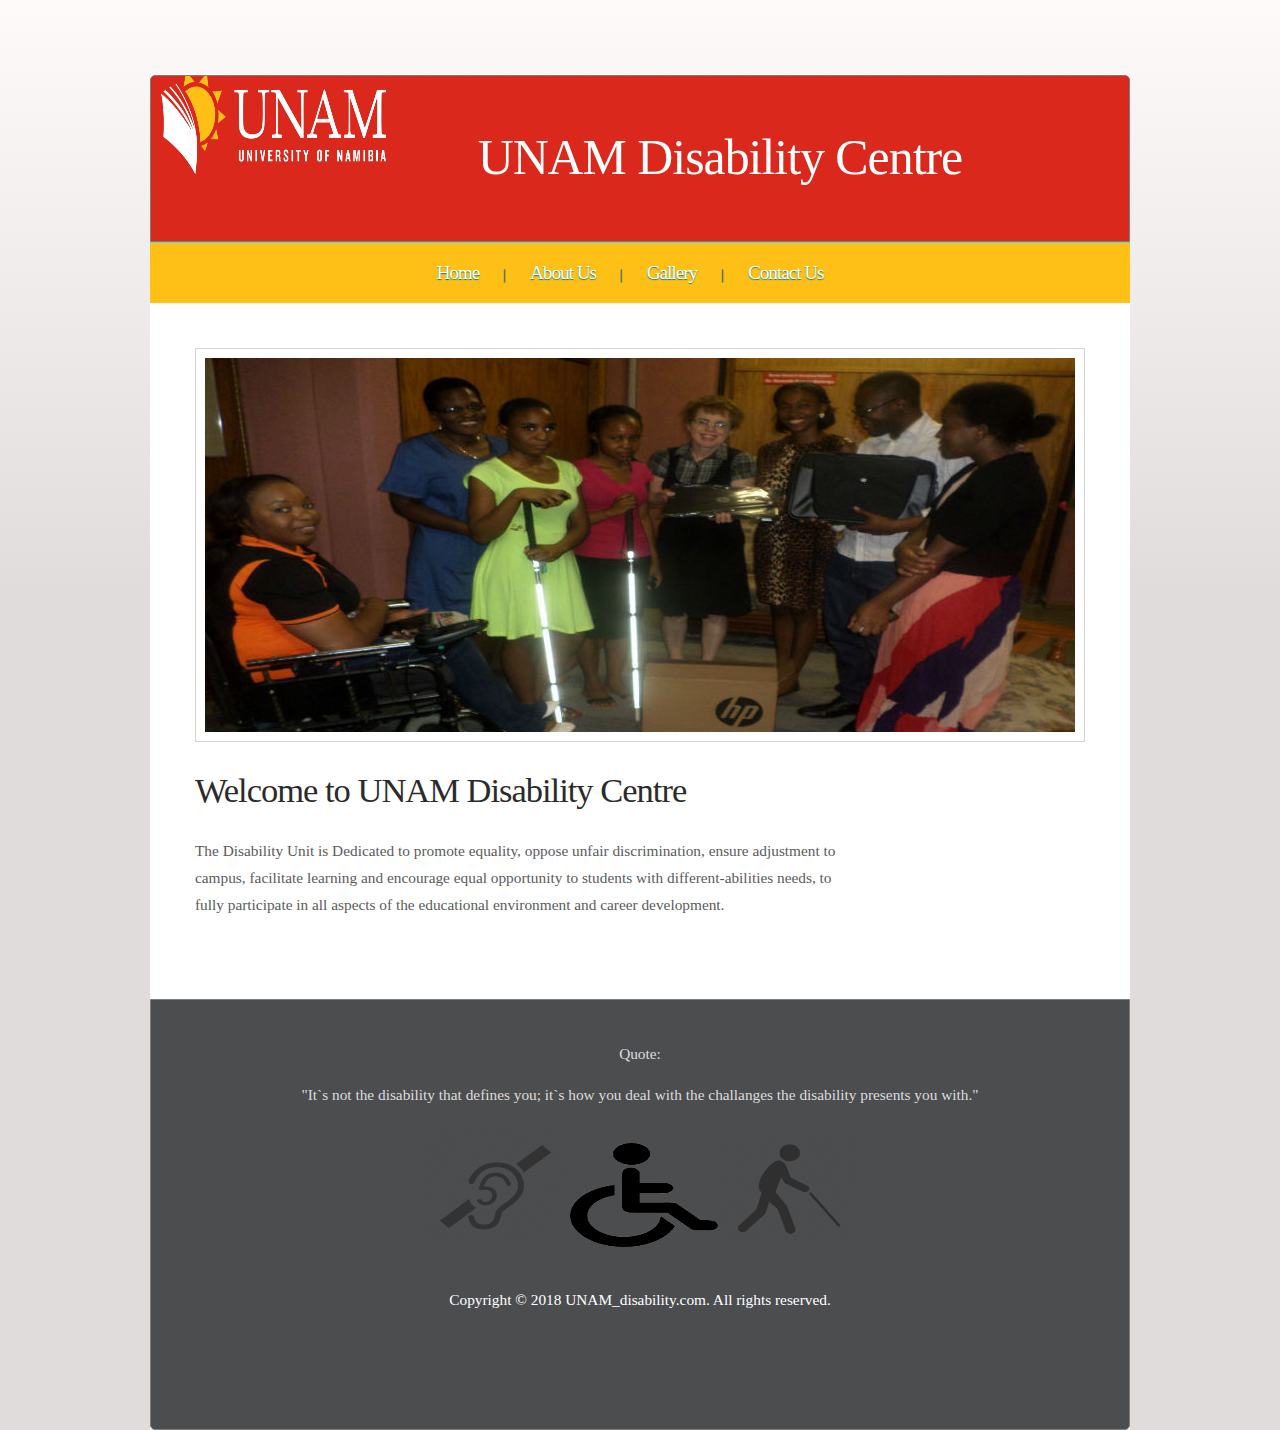
<file: index.html>
<!DOCTYPE html PUBLIC "-//W3C//DTD XHTML 1.0 Strict//EN" "http://www.w3.org/TR/xhtml1/DTD/xhtml1-strict.dtd">
<html xmlns="http://www.w3.org/1999/xhtml">
<head>
<title>Home</title>
<meta name="description" content="" />
<meta name="keywords" content="" />
<meta http-equiv="content-type" content="text/html; charset=utf-8" />
<link rel="stylesheet" type="text/css" href="style.css" />
<meta name="viewport" content="width=device-width, initial-scale=1.0">
</head>
<body>

<div id="wrapper">
  <div id="header">
    <div id="logo">
      <h1><img src="images/secondary-white-yellow-sun.png" width="225" height="103" longdesc="images/secondary-white-yellow-sun.png" />&nbsp;&nbsp;&nbsp;&nbsp;&nbsp;&nbsp;&nbsp;&nbsp;UNAM Disability Centre</h1>
    </div>
  </div>
  <div id="menu">
    <center>
      <ul>
         <li class="first current_page_item"><a href="index.html">Home</a></li>
        |
       <li><a href="About Us.html">About Us</a></li>
        |
        <li><a href="Gallery.html">Gallery</a></li>
        |
        <li class="last"><a href="Contact Us.html">Contact Us</a></li>
      </ul>
    </center>
    <br class="clearfix" />
  </div>
  <div id="splash"><img class="pic" src="images/12034466_1125405694236156_622701491386147645_o.jpg" width="870" height="374" alt="" /></div>
  <div id="page">
     <div id="content">
       <div class="box">
         <h2>Welcome to UNAM Disability Centre</h2>
         <p>The Disability Unit is Dedicated to promote equality, oppose unfair discrimination, ensure adjustment to campus, facilitate learning and encourage equal opportunity to students with different-abilities needs, to fully participate in all aspects of the educational environment and career development.</p>
       </div>
       <br class="clearfix" />
    </div>
    <br class="clearfix" />
  </div>
  <div id="page-bottom">
    <p align="center">Quote: </p>
    <p align="center">&quot;It`s not the disability that defines you; it`s how you deal with the challanges the disability presents you with.&quot;</p>
     <p align="center"><img src="images/Deaf.png" width="149" height="120" /><img src="images/disable.png" width="148" height="104"><img src="images/Blind-man.png" width="142" height="117"></p>
    <div id="footer"> Copyright &copy; 2018 UNAM_disability.com. All rights reserved.</div>
</div>
<div id="creator"><a href="http://www.htmlfivetemplates.com/" target="_blank">HTML5 templates</a></div>
</body>
</html>
</file>
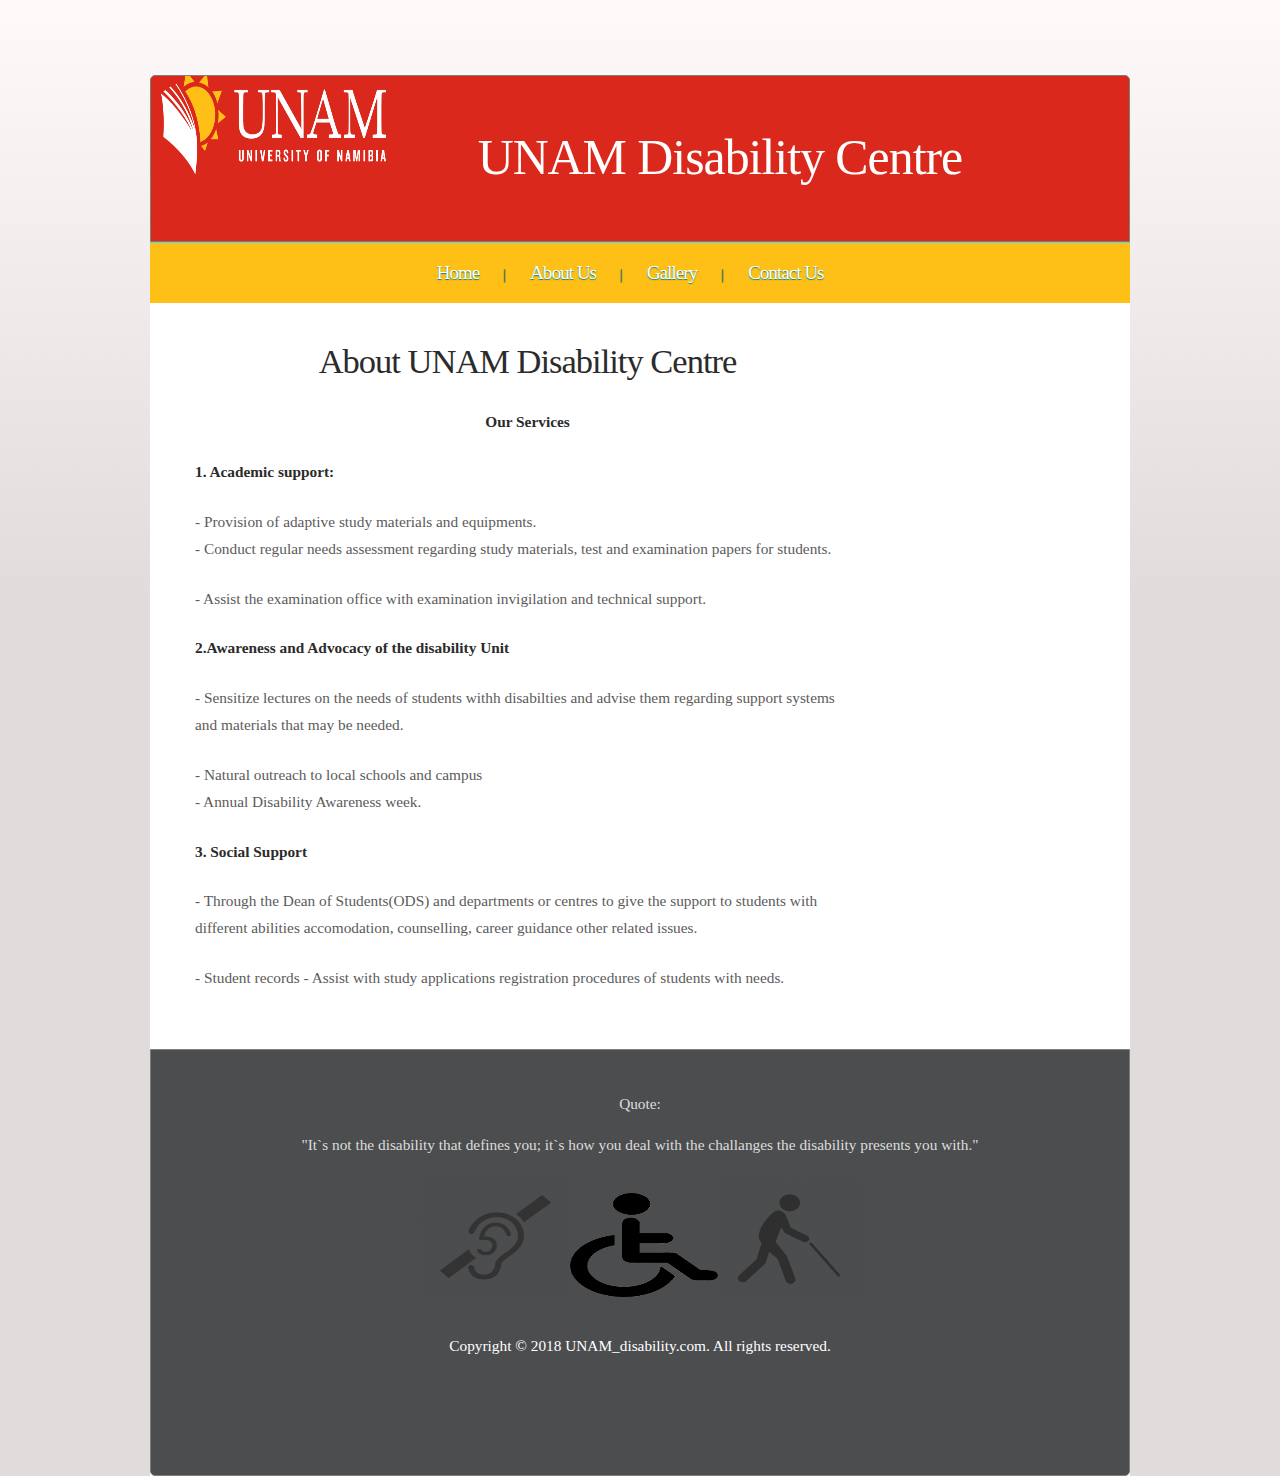
<file: About Us.html>
<!DOCTYPE html PUBLIC 
<head>
<title>About Us</title>
<meta name="description" content="" />
<meta name="keywords" content="" />
<meta http-equiv="content-type" content="text/html; charset=utf-8" />
<link rel="stylesheet" type="text/css" href="style.css" />
<meta name="viewport" content="width=device-width, initial-scale=1.0">
</head>
<body>
<div id="wrapper">
  <div id="header">
    <div id="logo">
      <h1><img src="images/secondary-white-yellow-sun.png" width="225" height="103" longdesc="images/secondary-white-yellow-sun.png" />&nbsp;&nbsp;&nbsp;&nbsp;&nbsp;&nbsp;&nbsp;&nbsp;UNAM Disability Centre</h1>
    </div>
  </div>
  <div id="menu">
	    <center>
      <ul>
        <li class="first current_page_item"><a href="index.html">Home</a></li>
        |
       <li><a href="About Us.html">About Us</a></li>
        |
        <li><a href="Gallery.html">Gallery</a></li>
        |
        <li class="last"><a href="Contact Us.html">Contact Us</a></li>
      </ul>
    </center>
		<br class="clearfix" />
  </div>
	<div id="page">
	  <div id="content">
		<div class="box">
				<h2 align="center">About UNAM Disability Centre</h2>
		  <strong><p align="center"> Our Services</p></strong>
				 <strong><p>1. Academic support:</p></strong>
				 - Provision of adaptive study materials and equipments.
				<p>- Conduct regular needs assessment regarding study materials, test and examination papers for students.
				<p>- Assist the examination office with examination invigilation and technical support.</p>
				<strong><p>2.Awareness and Advocacy of the disability Unit</p></strong>
				<p>- Sensitize lectures on the needs of students withh disabilties and advise them regarding support systems and materials that may be needed.</p>
				- Natural outreach to local schools and campus
				<p>- Annual Disability Awareness week.</p>
				<strong><p>3. Social Support</p></strong>
				<p>- Through the Dean of Students(ODS) and departments or centres to give the support to students with different abilities accomodation, counselling, career guidance other related issues.</p>
				- Student records - Assist with study applications registration procedures of students with needs.
                
			</div>
		<br class="clearfix" />
		</div>
		<br class="clearfix" />
	</div>
  <div id="page-bottom">
    <p align="center">Quote: </p>
  <p align="center">&quot;It`s not the disability that defines you; it`s how you deal with the challanges the disability presents you with.&quot;</p>
   <p align="center"><img src="images/Deaf.png" width="149" height="120"><img src="images/disable.png" width="148" height="104"><img src="images/Blind-man.png" width="142" height="117"></p>
	  <div id="footer">
    Copyright &copy; 2018 UNAM_disability.com. All rights reserved.</div>
</div>
<div id="creator"><a href="http://www.htmlfivetemplates.com/" target="_blank">HTML5 templates</a></div>
</body>
</html>
</file>
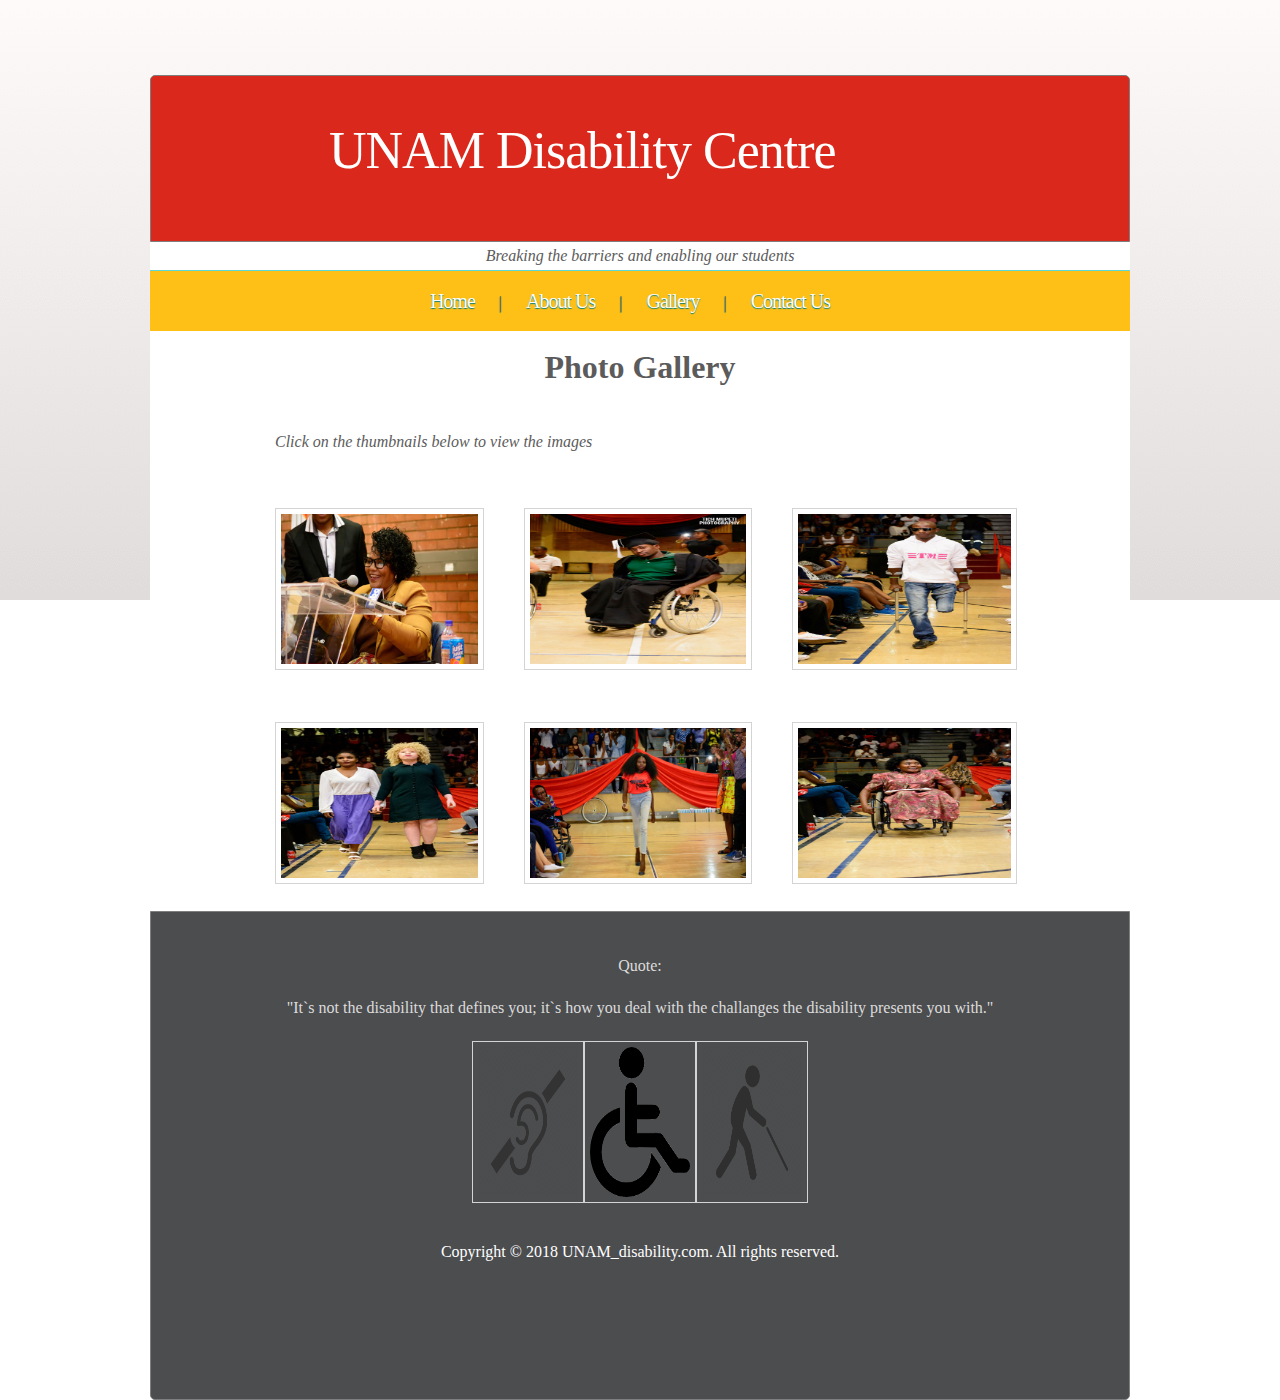
<file: Gallery.html>
<!DOCTYPE html PUBLIC "-//W3C//DTD XHTML 1.0 Transitional//EN" "http://www.w3.org/TR/xhtml1/DTD/xhtml1-transitional.dtd">
<html xmlns="http://www.w3.org/1999/xhtml">
<head>
<meta http-equiv="Content-Type" content="text/html; charset=utf-8" />
</head>
<link rel="stylesheet" type="text/css" href="style.css" />
<meta name="viewport" content="width=device-width, initial-scale=1.0">
 <style> 
 img 
     { width:100px;
       height:150px;
	   padding: 5px;
	border: solid 1px #D4D4D4;
     }  
   th 
    { font-size:2em;
      background-color:#FFFFFF;
	  padding:20px;
     }  
   body {
	font-size:1em;
	text-aling: center;  
	background-color:#FFFFFF;     
}
table
{background-color:##FFFFFF;      
width:80%;

	}
td
{padding:25px;
		}

</style>
<body>
<div id="wrapper">
  <div id="header">
    <div id="logo">
      <h1> &nbsp;&nbsp;&nbsp;&nbsp;&nbsp;&nbsp;&nbsp;&nbsp; &nbsp;&nbsp;&nbsp;&nbsp;&nbsp;UNAM Disability Centre</h1>
    </div>
</div>
  <center><em>Breaking the barriers and enabling our students</em></center>
  <div id="menu">
    <center>
      <ul>
         <li class="first current_page_item"><a href="index.html">Home</a></li>
        |
       <li><a href="About Us.html">About Us</a></li>
        |
        <li><a href="Gallery.html">Gallery</a></li>
        |
        <li class="last"><a href="Contact Us.html">Contact Us</a></li>
      </ul>
    </center>
    <br class="clearfix" />
  </div>
</head>
 <center><table width="568" height="373" align="center">
<tr>
<th colspan="4" >Photo Gallery </th>
	</tr>
<tr>
<td colspan="4">
<em>Click on the thumbnails below to view the images</em></td>
</tr>
<tr>
<td width="131"><a href="images/Galaxy J2 pictures 071.jpg"><img src="images/Galaxy J2 pictures 071.jpg" width="128%" height="167" style="width:100%;" /></a></td>
<td width="145"><a href="images/Galaxy J2 pictures 080.jpg"><img src="images/Galaxy J2 pictures 080.jpg" width="114%" height="164"style="width:100%;" /></a></td>
<td width="143"><a href="images/Galaxy J2 pictures 083.jpg"><img src="images/Galaxy J2 pictures 083.jpg" height="159"style="width:100%;" /></a></td>
</tr>
<tr>
<td height="137"><a href="images/Galaxy J2 pictures 085.jpg"><img src="images/Galaxy J2 pictures 085.jpg" width="116%" height="136"style="width:100%;"></a></td>
<td><a href="images/Galaxy J2 pictures 086.jpg"><img src="images/Galaxy J2 pictures 086.jpg" height="136"style="width:100%;" /></a></td>
<td><a href="images/Galaxy J2 pictures 087.jpg"><img src="images/Galaxy J2 pictures 087.jpg" width="105%" height="137"style="width:100%;"></a></td>
</tr>
</table></center>
 <div id="page-bottom">
   <p align="center">Quote: </p>
   <p align="center">&quot;It`s not the disability that defines you; it`s how you deal with the challanges the disability presents you with.&quot;</p>
     <p align="center"><img src="images/Deaf.png" width="149" height="120"><img src="images/disable.png" width="148" height="104"><img src="images/Blind-man.png" width="142" height="117"></p>
   <div id="footer"> Copyright &copy; 2018 UNAM_disability.com. All rights reserved.</div>
   <br class="clearfix" />
 </div>
<div id="creator"><a href="http://www.htmlfivetemplates.com/" target="_blank">HTML5 templates</a></div>
</body>
</html>
</file>
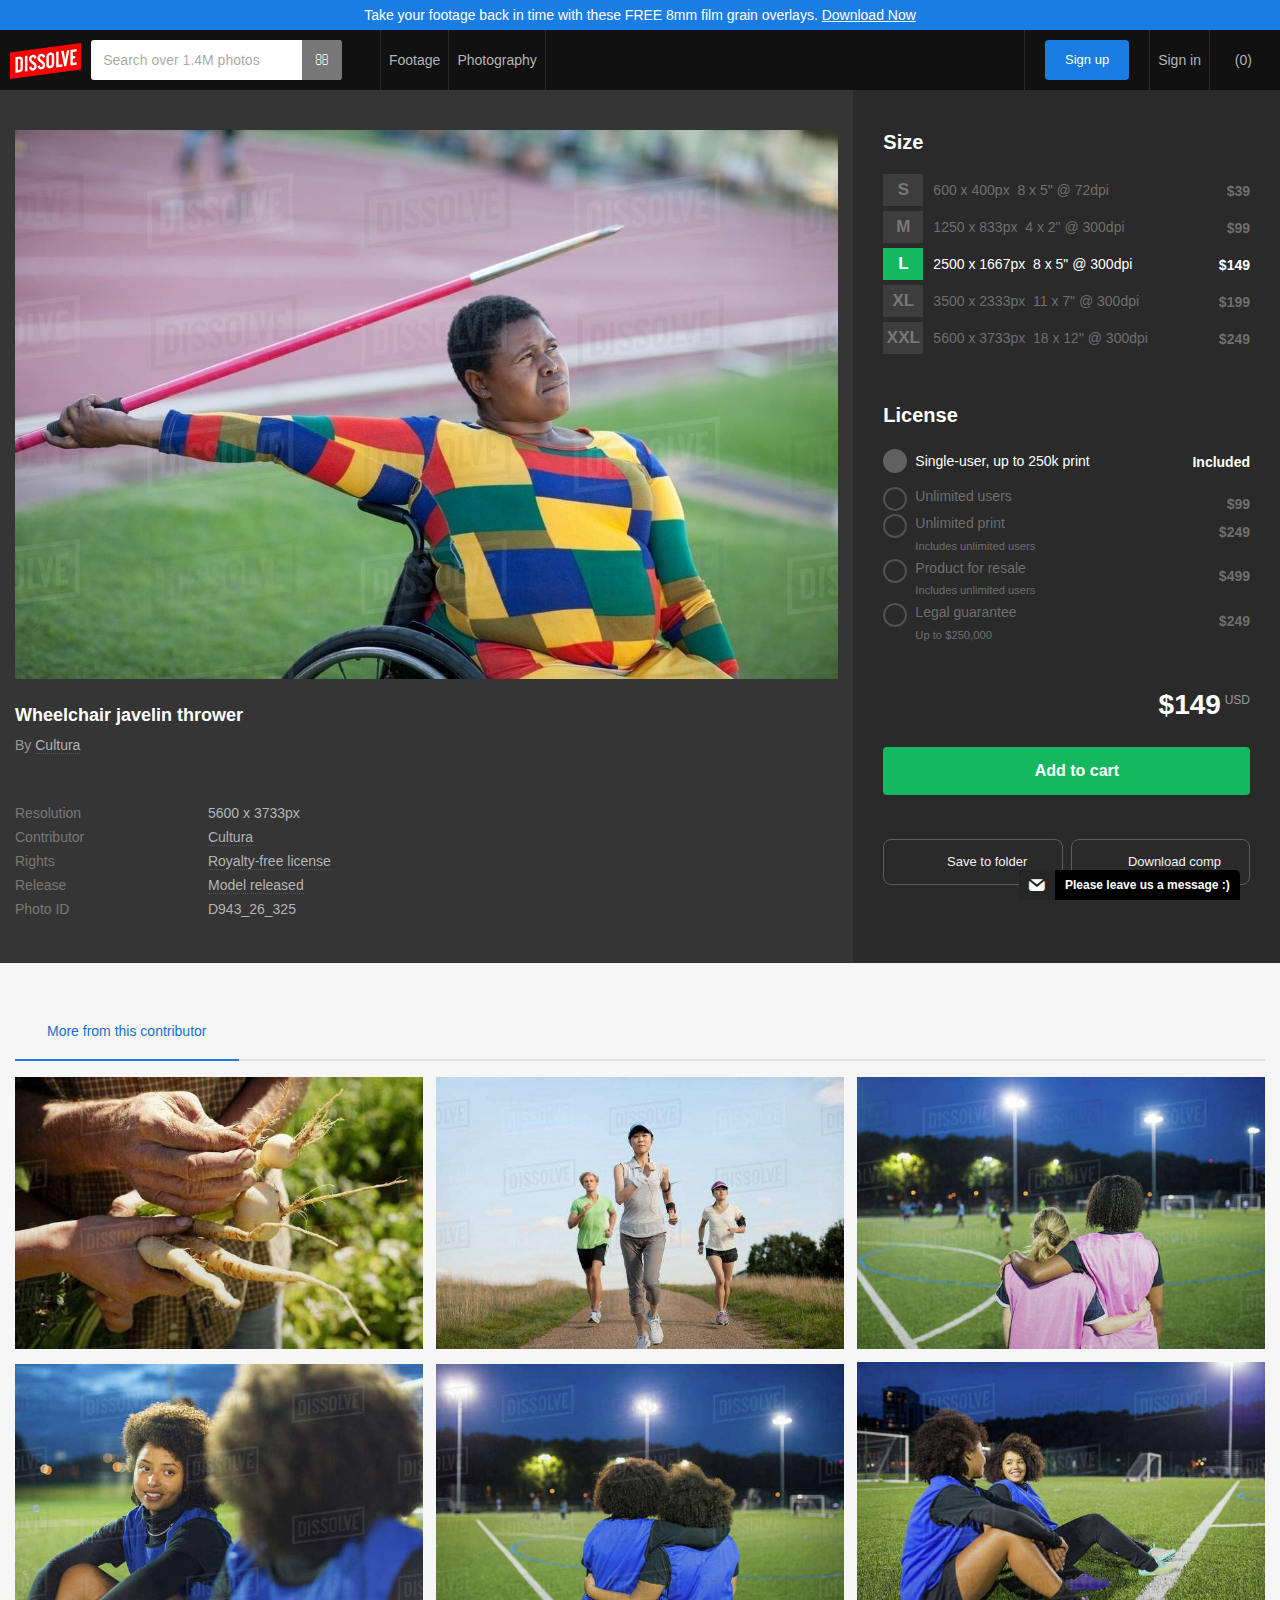
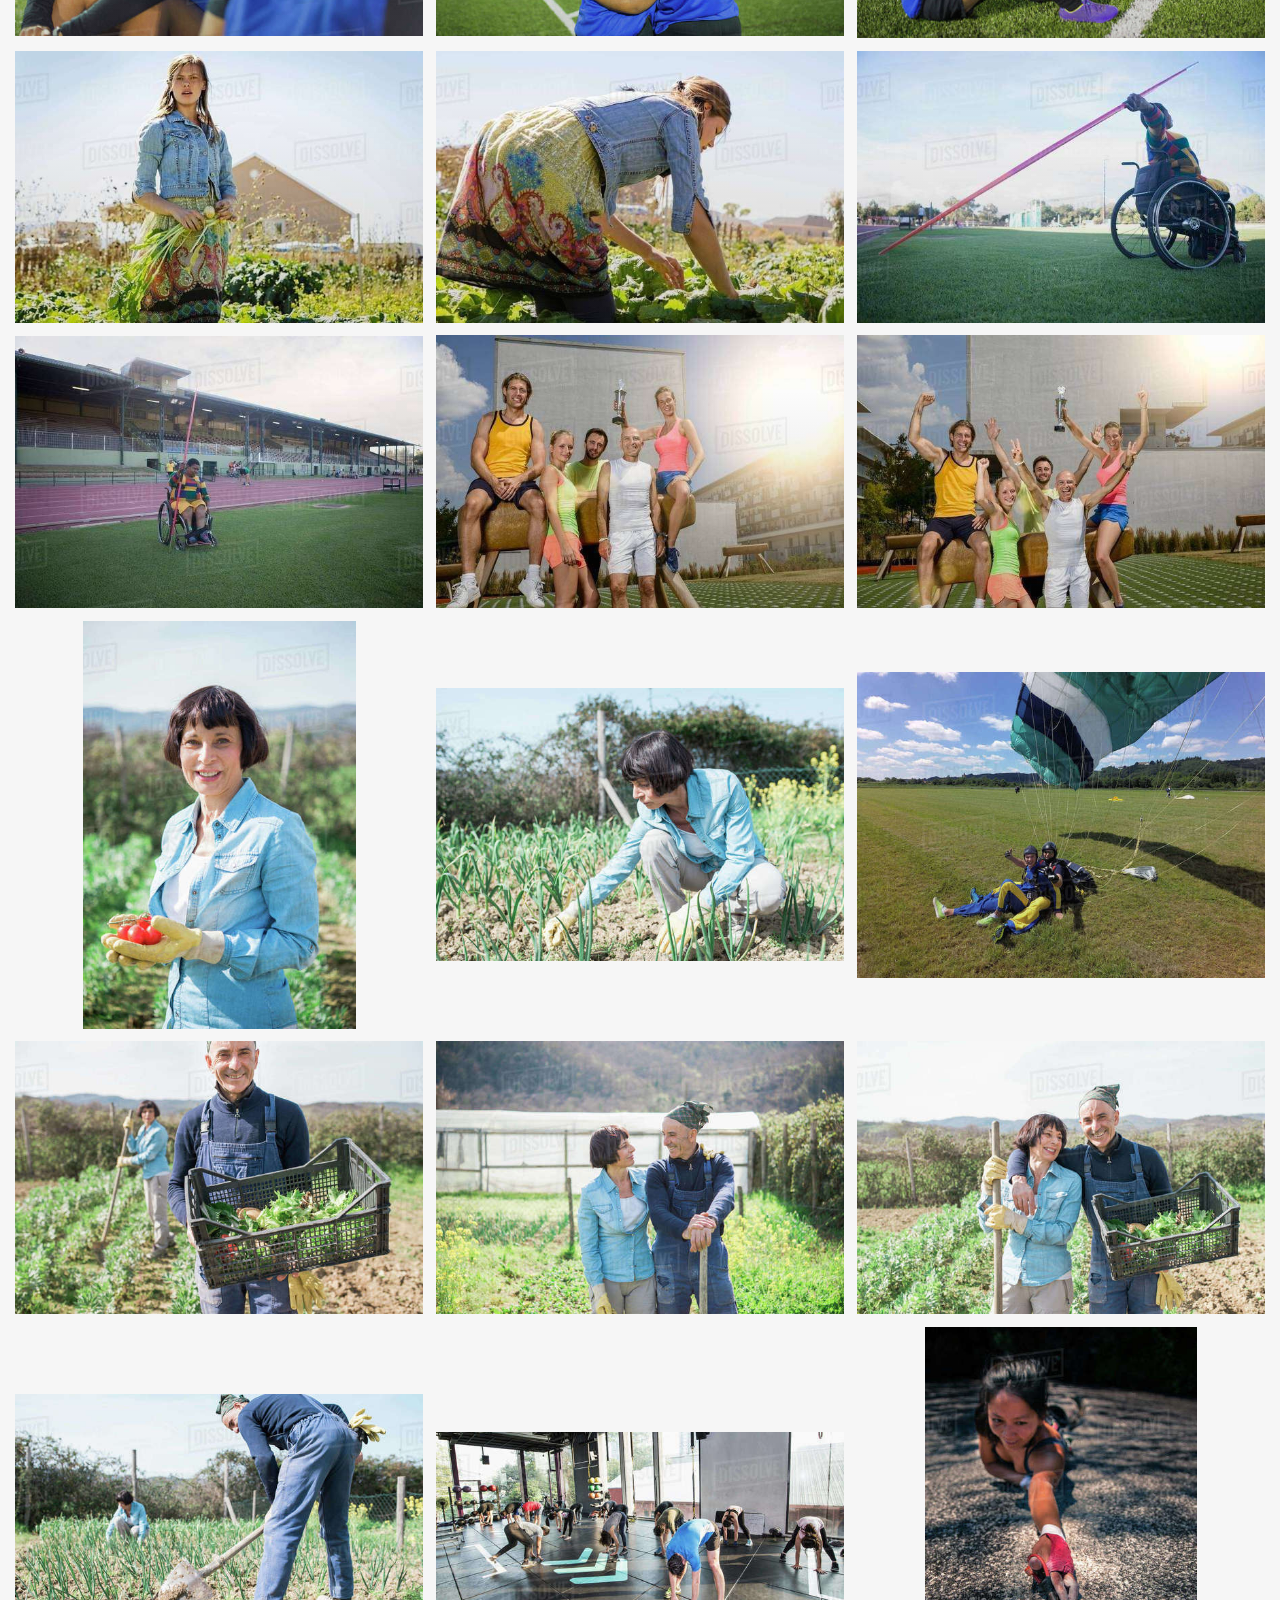
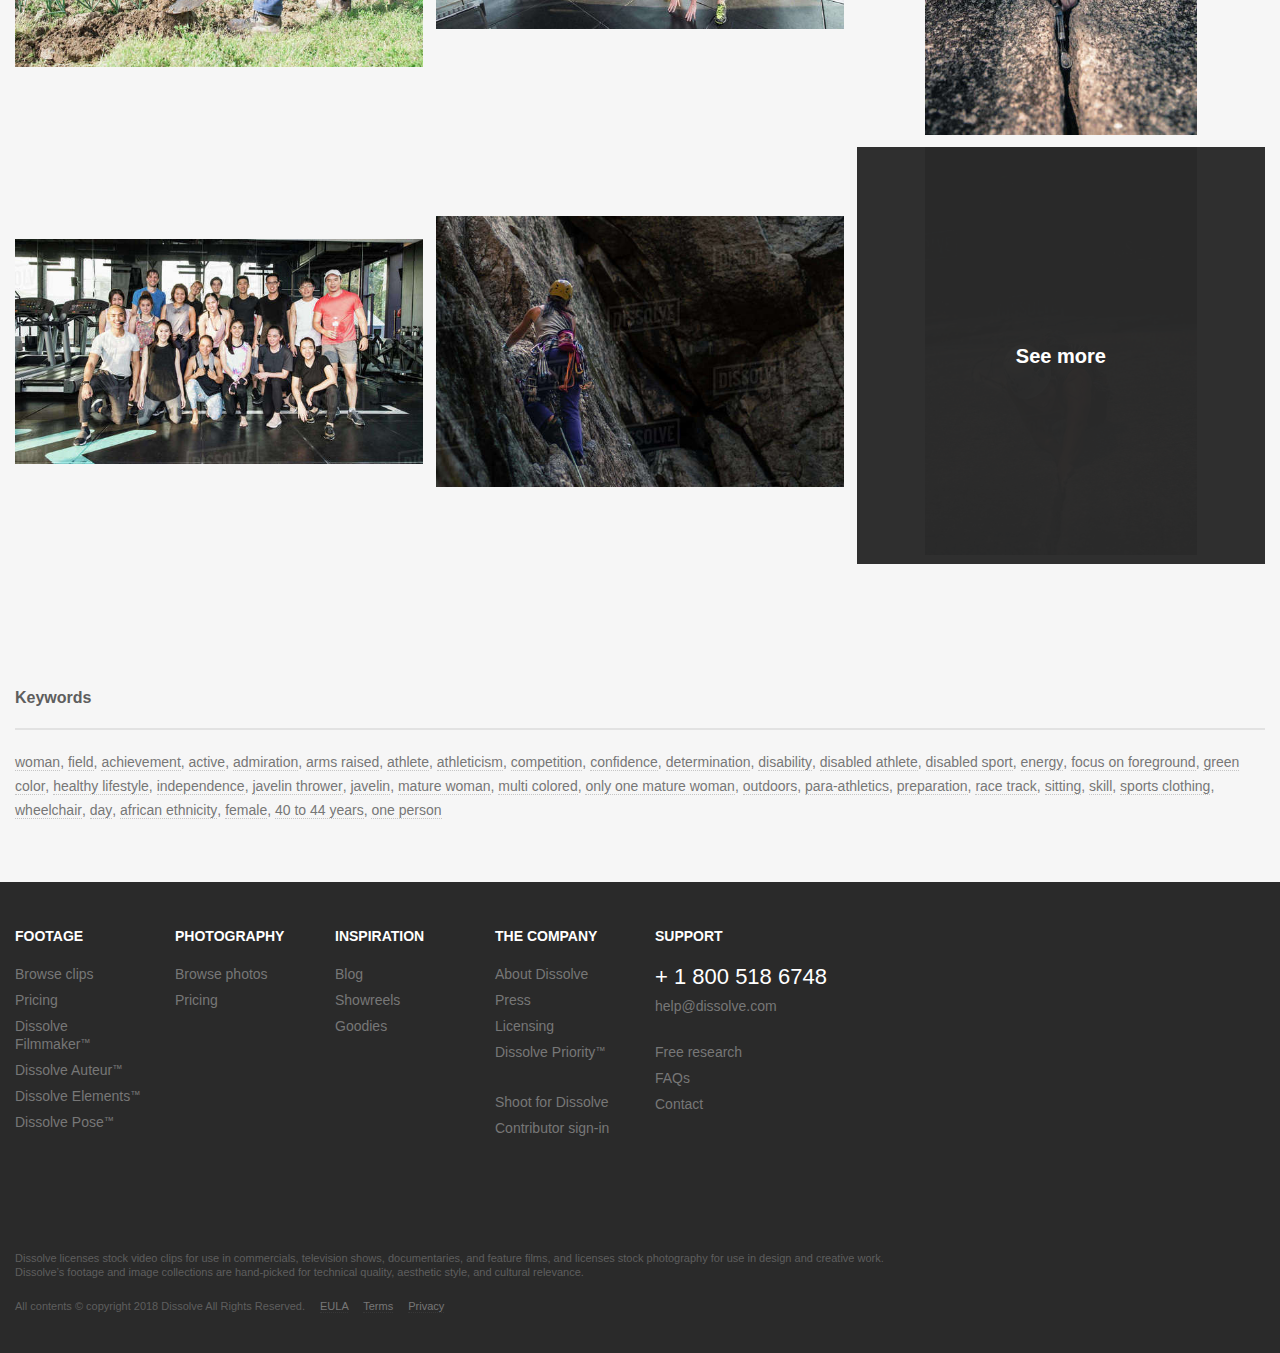
<file: images/Wheelchair javelin thrower - Stock Photo - Dissolve.html>
<!DOCTYPE html>
<!-- saved from url=(0086)https://dissolve.com/stock-photo/Wheelchair-javelin-royalty-free-image/101-D943-26-325 -->
<html lang="en" class="  js flexbox flexboxlegacy canvas canvastext webgl no-touch geolocation postmessage websqldatabase indexeddb hashchange history draganddrop websockets rgba hsla multiplebgs backgroundsize borderimage borderradius boxshadow textshadow opacity cssanimations csscolumns cssgradients cssreflections csstransforms csstransforms3d csstransitions fontface generatedcontent video audio localstorage sessionstorage webworkers applicationcache svg inlinesvg smil svgclippaths" style=""><head data-hook="inside_head" prefix="og: http://ogp.me/ns#"><meta http-equiv="Content-Type" content="text/html; charset=UTF-8"><meta class="foundation-mq-small"><meta class="foundation-mq-small-only"><meta class="foundation-mq-medium"><meta class="foundation-mq-medium-only"><meta class="foundation-mq-large"><meta class="foundation-mq-large-only"><meta class="foundation-mq-xlarge"><meta class="foundation-mq-xlarge-only"><meta class="foundation-mq-xxlarge"><meta class="foundation-data-attribute-namespace">
    <link href="https://cdn1.dissolve.com/assets/v1476741335/favicon-fdd7a44e1a00a94d7d8d56297850de3a08aad462e285928fb416ebc2ac00500f.ico" rel="shortcut icon" type="image/vnd.microsoft.icon">
    <link href="https://cdn1.dissolve.com/assets/v1476741335/apple-touch-icon-e45c5525d274e1c65ed05989e3c2885ad0bf65ccc706f3d90a81c6f69e50882c.png" rel="apple-touch-icon" type="image/png">
    
<meta http-equiv="X-UA-Compatible" content="IE=edge">

<meta name="viewport" content="width=device-width, initial-scale=1, maximum-scale=1, user-scalable=no">

<meta http-equiv="x-dns-prefetch-control" content="on"><link rel="preconnect" href="https://cdn6.dissolve.com/" crossorigin=""><link rel="dns-prefetch" href="https://cdn6.dissolve.com/"><link rel="preconnect" href="https://cdn7.dissolve.com/" crossorigin=""><link rel="dns-prefetch" href="https://cdn7.dissolve.com/"><link rel="preconnect" href="https://cdn8.dissolve.com/" crossorigin=""><link rel="dns-prefetch" href="https://cdn8.dissolve.com/"><link rel="preconnect" href="https://cdn9.dissolve.com/" crossorigin=""><link rel="dns-prefetch" href="https://cdn9.dissolve.com/"><link rel="preconnect" href="https://cdn1.dissolve.com/" crossorigin=""><link rel="dns-prefetch" href="https://cdn1.dissolve.com/">
<meta name="robots" content="noodp,noydir,follow,index">

<title>Wheelchair javelin thrower - Stock Photo - Dissolve</title>

<meta content="authenticity_token" name="csrf-param">
<meta content="8NXOqN9Wltx9p8QMt5sPvcdRuUX6AKbXs5gezcopSus=" name="csrf-token">
  <meta content="woman,field,achievement,active,admiration,arms raised,athlete,athleticism,competition,confidence,determination,disability,disabled athlete,disabled sport,energy,focus on foreground,green color,healthy lifestyle,independence,javelin thrower,javelin,mature woman,multi colored,only one mature woman,outdoors,para-athletics,preparation,race track,sitting,skill,sports clothing,wheelchair,day,african ethnicity,female,40 to 44 years,one person" name="keywords">
<meta content="Wheelchair javelin thrower" name="description">
  <link href="https://dissolve.com/stock-photo/Wheelchair-javelin-royalty-free-image/101-D943-26-325" rel="canonical">
    <meta property="og:type" content="product">
  <meta property="og:title" content="Photo D943_26_325, from Dissolve">
  <meta property="og:description" content="Wheelchair javelin thrower">
  <meta property="og:url" content="https://dissolve.com/stock-photo/Wheelchair-javelin-royalty-free-image/101-D943-26-325">
  <meta property="og:image" content="http://cdn8.dissolve.com/p/D943_26_325/D943_26_325_600.jpg">
  <meta property="og:image:type" content="image/jpeg">
  <meta property="og:site_name" content="Dissolve">
  <meta property="product:price:amount" content="249">
  <meta property="product:price:currency" content="USD">
  <meta name="twitter:card" content="summary_large_image">
  <meta name="twitter:url" content="https://dissolve.com/stock-photo/Wheelchair-javelin-royalty-free-image/101-D943-26-325">
  <meta name="twitter:creator" content="@dissolve">
  <meta name="twitter:site" content="@dissolve">
  <meta name="twitter:data1" content="$249">
  <meta name="twitter:label1" content="Price">
  <meta name="twitter:data2" content="5600 x 3733px">
  <meta name="twitter:label2" content="Resolution">


<link href="./Wheelchair javelin thrower - Stock Photo - Dissolve_files/application-a8985acde640f7ae15bf7fb7e67b0f11cad579c6ec0ef39d4bb4f4c734b63df7.css" media="screen" rel="stylesheet">


<!--[if lt IE 9]><script src="//cdn1.dissolve.com/assets/v1476741335/html5shiv-9e07e1dd43f748c7160cd00552976c91b874e4cc86bfc912f4af1595acd45fc4.js"></script><![endif]-->
<script src="./Wheelchair javelin thrower - Stock Photo - Dissolve_files/fb.js.download" type="text/javascript" id="hs-ads-pixel-2438218" data-ads-portal-id="2438218" data-ads-env="prod" data-loader="hs-scriptloader" data-hsjs-portal="2438218" data-hsjs-env="prod"></script><script src="./Wheelchair javelin thrower - Stock Photo - Dissolve_files/conversations-embed.js.download" type="text/javascript" id="hubspot-messages-loader" data-loader="hs-scriptloader" data-hsjs-portal="2438218" data-hsjs-env="prod"></script><script src="./Wheelchair javelin thrower - Stock Photo - Dissolve_files/2438218.js.download" type="text/javascript" id="hs-script-loader"></script><script src="./Wheelchair javelin thrower - Stock Photo - Dissolve_files/airbrake.min.js.download" async=""></script><script id="hs-analytics" src="./Wheelchair javelin thrower - Stock Photo - Dissolve_files/2438218.js(1).download"></script><script src="./Wheelchair javelin thrower - Stock Photo - Dissolve_files/794944880638173" async=""></script><script async="" src="./Wheelchair javelin thrower - Stock Photo - Dissolve_files/fbevents.js.download"></script><script type="text/javascript" async="" src="./Wheelchair javelin thrower - Stock Photo - Dissolve_files/f.txt"></script><script async="" src="./Wheelchair javelin thrower - Stock Photo - Dissolve_files/analytics.js.download"></script><script async="" src="./Wheelchair javelin thrower - Stock Photo - Dissolve_files/gtm.js.download"></script><script async="" charset="utf-8" src="./Wheelchair javelin thrower - Stock Photo - Dissolve_files/saved_resource" type="text/javascript"></script><script src="./Wheelchair javelin thrower - Stock Photo - Dissolve_files/application-0fb6db566f6ce0744b5ff8ce9752be750ecb2754a811e054a7d816b53260638a.js.download"></script><style></style>
<script>
//<![CDATA[

if (window.Dissolve == null) {
  window.Dissolve = {};
}
if (window.Dissolve.routes == undefined) {
  window.Dissolve.routes = {};
}
Dissolve.current_user = {};
Dissolve.routes.sign_in_modal = "/login_modal";
videojs.options.flash.swf = '//cdn1.dissolve.com/assets/v1476741335/video-js-5eeddf8c586839d058d76c80e8352a89e9fc5f7dcaea53d6ee3eaeea906c87cc.swf';

//]]>
</script>

<script>
  if (!Modernizr.touch) {
    window.$zopim||(function(d,s){var z=$zopim=function(c){z._.push(c)},$=z.s=
    d.createElement(s),e=d.getElementsByTagName(s)[0];z.set=function(o){z.set.
    _.push(o)};z._=[];z.set._=[];$.async=!0;$.setAttribute('charset','utf-8');
    $.src='//v2.zopim.com/?1TM3ElG3RXYlx01UjM7TV25SS8ZHmJz8';z.t=+new Date;$.
    type='text/javascript';e.parentNode.insertBefore($,e)})(document,'script');
  }

  $zopim(function() {
    $zopim.livechat.setName('');
    $zopim.livechat.setEmail('');
  });
</script>

<script>
//<![CDATA[
  Spree.current_order_number = '';
  Spree.current_order_token  = 'XzBJPtvVI9P5nNuKR_Y_1Q';
  Spree.api_key              = '';

//]]>
</script>

      <script src="./Wheelchair javelin thrower - Stock Photo - Dissolve_files/airbrake-shim-8e31a9abae03d2dbe813a4a252b64bdd75701408c0ce0486d0d618fea5d82835.js.download" data-airbrake-project-id="dissolve_commerce" data-airbrake-project-key="8881ec35223644f8da24f67937d949b8" data-airbrake-environment-name="production"></script>
  <style media="print" class="jx_ui_StyleSheet" __jx__id="___$_2" type="text/css">.zopim { display: none !important }</style><script src="./Wheelchair javelin thrower - Stock Photo - Dissolve_files/f(1).txt"></script><script>!function(f,b,e,v,n,t,s){if(f.fbq)return;n=f.fbq=function(){n.callMethod?n.callMethod.apply(n,arguments):n.queue.push(arguments)};if(!f._fbq)f._fbq=n;n.push=n;n.loaded=!0;n.version='2.0';n.queue=[];t=b.createElement(e);t.async=!0;t.src=v;s=b.getElementsByTagName(e)[0];s.parentNode.insertBefore(t,s)}(window,document,'script','https://connect.facebook.net/en_US/fbevents.js');

fbq('init', 794944880638173);
fbq('track', 'PageView');
</script><noscript><img height="1" width="1" src="./Wheelchair javelin thrower - Stock Photo - Dissolve_files/tr" style="display: none;"></noscript></head>
  <body class="products__show photo dissolve-banner-offset" id="default" data-hook="body" data-media-type="photo" data-canned-search="false" data-search-keywords="" data-saved-filters="{}"><style type="text/css">html.hs-messages-widget-open.hs-messages-mobile,html.hs-messages-widget-open.hs-messages-mobile body{height:100%!important;overflow:hidden!important;position:relative!important}html.hs-messages-widget-open.hs-messages-mobile body{margin:0!important}#hubspot-messages-iframe-container{display:initial!important;z-index:2147483647;position:fixed!important;bottom:0!important;right:0!important}#hubspot-messages-iframe-container.internal{z-index:1016}#hubspot-messages-iframe-container.internal iframe{min-width:108px}#hubspot-messages-iframe-container .shadow{display:initial!important;z-index:-1;position:absolute;width:0;height:0;bottom:0;right:0;content:""}#hubspot-messages-iframe-container .shadow.active{width:400px;height:400px;background:radial-gradient(ellipse at bottom right,rgba(29,39,54,.16) 0,rgba(29,39,54,0) 72%)}#hubspot-messages-iframe-container iframe{display:initial!important;width:100%!important;height:100%!important;border:none!important;position:absolute!important;bottom:0!important;right:0!important;background:transparent!important}</style><div class="zopim" __jx__id="___$_66 ___$_66" data-test-id="ChatWidgetButton" style="margin-top: 0px; margin-right: 0px; margin-bottom: 0px; padding: 0px; border: 0px; background: transparent; overflow: hidden; position: fixed; z-index: 16000002; width: 251px; height: 30px; right: 10px; bottom: 0px;"><iframe frameborder="0" style="background-color: transparent; vertical-align: text-bottom; position: relative; width: 100%; height: 100%; min-width: 100%; min-height: 100%; max-width: 100%; max-height: 100%; margin: 0px; overflow: hidden; display: block;" src="./Wheelchair javelin thrower - Stock Photo - Dissolve_files/saved_resource.html" data-test-id="ChatWidgetButton-iframe"></iframe></div><div class="zopim" __jx__id="___$_4 ___$_4" data-test-id="ChatWidgetWindow" style="margin-top: 0px; margin-right: 0px; margin-bottom: 0px; padding: 0px; border: 0px; background: transparent; overflow: hidden; position: fixed; z-index: 16000001; right: 10px; bottom: 0px; border-top-left-radius: 5px; border-top-right-radius: 5px; display: none; width: 290px; height: 400px; box-shadow: rgba(0, 0, 0, 0.1) 0px 0px 3px 2px;"><iframe frameborder="0" style="background-color: transparent; vertical-align: text-bottom; position: relative; width: 100%; height: 100%; min-width: 100%; min-height: 100%; max-width: 100%; max-height: 100%; margin: 0px; overflow: hidden; display: block;" src="./Wheelchair javelin thrower - Stock Photo - Dissolve_files/saved_resource(1).html" data-test-id="ChatWidgetWindow-iframe"></iframe></div>
    <script type="text/javascript">
  dataLayer = [{}]
</script>
  <noscript><iframe src="//www.googletagmanager.com/ns.html?id=GTM-TKMPT5"
  height="0" width="0" style="display:none;visibility:hidden"></iframe></noscript>
  <script>(function(w,d,s,l,i){w[l]=w[l]||[];w[l].push({'gtm.start':
  new Date().getTime(),event:'gtm.js'});var f=d.getElementsByTagName(s)[0],
  j=d.createElement(s),dl=l!='dataLayer'?'&l='+l:'';j.async=true;j.src=
  '//www.googletagmanager.com/gtm.js?id='+i+dl;f.parentNode.insertBefore(j,f);
  })(window,document,'script','dataLayer','GTM-TKMPT5');</script>


    <!--[if lte IE 9]>
        <div style="position: fixed; top: 0; left: 0; width: 100%; z-index: 1000; background: #fff url(//cdn1.dissolve.com/assets/v1476741335/browser-icons-4c282851747a63d212eaf9cdd14897109ef63603291b3f94d45000faf0a3978c.png) no-repeat center center; border-top: 20px solid #444; border-bottom: 20px solid #444; margin: 0; padding: 0;">
          <p style="font-size: 20px; line-height: 1.8; text-align: center; color: #000; padding: 50px; padding-bottom: 20px;">
            You are using an outdated browser. Please <a href="http://browsehappy.com/?locale=en">upgrade your browser</a> to view this site in all its glory.
          </p>
        </div>
    <![endif]-->

    <header class="header">
  <div class="dissolve-banner ">
  <span>
    Take your footage back in time with these FREE 8mm film grain overlays. <a href="https://dissolve.com/8mmgrain">Download Now</a>
  </span>
</div>


  <a class="header__logo" href="https://dissolve.com/" title="Dissolve">
    <svg xmlns="http://www.w3.org/2000/svg" width="231.5" height="117" viewBox="0 0 231.5 117"><g id="band"><path class="shape" fill="#F00" d="M227.9 90.4l-.8.1v2.3l-.5.1v-2.3l-.8.1v-.4l2.2-.3v.4zm2.1 1.2l.8-2.1.8-.1v2.8l-.5.1v-2.2l-.8 2.3h-.4l-.8-2.1v2.2l-.5.1v-2.8l.8-.1.6 1.9z"></path><path class="shape" fill-rule="evenodd" clip-rule="evenodd" fill="#F00" d="M0 30.7V117l231.5-30.7V0L0 30.7z"></path></g><path fill-rule="evenodd" clip-rule="evenodd" fill="#FFF" d="M142.7 37.1c-.6-1.4-1.5-2.6-2.7-3.6-1.1-1-2.5-1.7-4-2.1-1.5-.5-3.1-.6-4.8-.3l-.6.1c-1.7.2-3.3.8-4.8 1.6s-2.8 1.9-4 3.2c-1.1 1.3-2 2.7-2.7 4.3-.6 1.6-1 3.2-1 5v26c0 1.7.3 3.3 1 4.7.6 1.4 1.5 2.6 2.7 3.6 1.1 1 2.5 1.7 4 2.1 1.5.5 3.1.6 4.8.3l.6-.1c1.7-.2 3.3-.8 4.8-1.6s2.8-1.9 4-3.2c1.1-1.3 2-2.7 2.7-4.3.6-1.6 1-3.2 1-5v-26c0-1.7-.3-3.2-1-4.7zm-6.9 31.8c0 1.3-.4 2.4-1.3 3.4s-1.9 1.6-3.2 1.7l-.6.1c-1.3.2-2.3-.1-3.2-.9-.9-.8-1.3-1.8-1.3-3v-26c0-1.3.4-2.4 1.3-3.4s1.9-1.6 3.2-1.7l.6-.1c1.3-.2 2.3.1 3.2.9.9.8 1.3 1.8 1.3 3v26zM41 50.2c-.6-1.4-1.5-2.5-2.5-3.5-1.1-.9-2.3-1.6-3.8-2.1-1.5-.4-3-.5-4.6-.3l-12.4 1.6v51l.7-.1v.1l11.8-1.6c1.6-.2 3.2-.7 4.6-1.5 1.4-.8 2.7-1.8 3.7-3.1 1.1-1.2 1.9-2.7 2.5-4.2s.9-3.2.9-4.8v-27c0-1.6-.3-3.1-.9-4.5zm-7 32.5c0 1.2-.4 2.2-1.1 3.1-.8.9-1.7 1.4-2.8 1.6l-4.6.6V52.9l4.5-.6c1.1-.1 2.1.1 2.9.8.8.7 1.2 1.6 1.2 2.7v26.9zM56.5 91.8l-7.9 1V41.9l7.9-1.1zM71.3 55.7c1.9 1.8 3.9 3.5 5.8 5.1l1.6 1.4c.4.4.9.8 1.3 1.1l.4.3c1.3 1 2.7 2.3 3.9 3.8 3.2 4.2 3.4 10.7.4 15.6-1.9 3.1-4.7 5.2-8.2 6.1-3 .8-5.7.7-7.9-.4-2.9-1.3-5-3.7-6.1-7l-.1-.2-.8-2.5 7.5-3.4.9 2.6c.4 1 .8 1.7 1.3 2.2 1.2 1.2 2.7 1.6 4.4.9 1.6-.6 2.6-1.8 3-3.5.5-2.2 0-4.2-1.5-5.6-1.9-1.8-3.9-3.5-5.8-5.1l-1.6-1.4c-.4-.4-.9-.8-1.3-1.1l-.5-.3c-1.3-1-2.7-2.3-3.9-3.8-3.2-4.2-3.4-10.7-.4-15.6 1.9-3.1 4.7-5.2 8.2-6.1 3-.8 5.7-.7 7.9.4 2.9 1.3 5 3.7 6.1 7l.1.2.8 2.5-7.5 3.4-.9-2.6c-.4-1-.8-1.7-1.3-2.2-1.2-1.2-2.7-1.6-4.4-.9-1.6.6-2.6 1.8-3 3.5-.4 2.2.1 4.2 1.6 5.6zM98.9 52.1c1.9 1.8 3.9 3.5 5.8 5.1l1.6 1.4c.4.4.9.8 1.3 1.1l.4.3c1.3 1 2.7 2.3 3.9 3.8 3.2 4.2 3.4 10.7.4 15.6-1.9 3.1-4.7 5.2-8.2 6.1-3 .8-5.7.7-7.9-.4-2.9-1.3-5-3.7-6.1-7l-.1-.2-.8-2.5 7.5-3.4.9 2.6c.4 1 .8 1.7 1.3 2.2 1.2 1.2 2.7 1.6 4.4.9 1.6-.6 2.6-1.8 3-3.5.5-2.2 0-4.2-1.5-5.6-1.9-1.8-3.9-3.5-5.8-5.1l-1.6-1.4c-.4-.4-.9-.8-1.3-1.1l-.4-.3c-1.3-1-2.7-2.3-3.9-3.8-3.2-4.2-3.4-10.7-.4-15.6 1.9-3.1 4.7-5.2 8.2-6.1 3-.8 5.7-.7 7.9.4 2.9 1.3 5 3.7 6.1 7l.1.2.8 2.5-7.5 3.4-.9-2.6c-.4-1-.8-1.7-1.3-2.2-1.2-1.2-2.7-1.6-4.4-.9-1.6.6-2.6 1.8-3 3.5-.5 2.2 0 4.1 1.5 5.6zM170.1 76.8l-20 2.7v-51l7.9-1v43l12.1-1.6zM183.1 75.1l-6.9.9-9.8-49.6 8-1 5.3 28 5.2-29.4 8.1-1.1zM216.4 27.7l-12.2 1.6v13.6l7.8-1v7.9l-7.8 1v13.6l12.2-1.6v7.9l-20.1 2.7v-51l20.1-2.6z"></path></svg>

</a>
  <div class="header__search hide-for-small left">
    <form accept-charset="UTF-8" action="https://dissolve.com/products" class="search_form" method="get"><div style="display:none"><input name="utf8" type="hidden" value="✓"></div>
      <div class="row collapse">
        <div class="small-12 columns">
          <input autocomplete="off" class="search_form__search_input ui-autocomplete-input" data-placeholder-photo="Search over 1.4M photos" data-placeholder-video="Search over 1.1M video clips" data-search-bar-expand="" data-search-fullscreen="" id="keywords" name="keywords" type="search" value="" placeholder="Search over 1.4M photos" autocorrect="off" spellcheck="false" autocapitalize="off">
          <a href="https://dissolve.com/stock-photo/Wheelchair-javelin-royalty-free-image/101-D943-26-325#" data-dropdown="media_type_dropdown" class="button dropdown search_dropdown_toggle" aria-expanded="false">
            <span data-media-type="video" class="search_toggle hidden"><i class="fa fa-video-camera"></i> Video</span>
            <span data-media-type="photo" class="search_toggle"><i class="fa fa-camera"></i> Photo</span>
          </a>

          <ul id="media_type_dropdown" class="search_dropdown" data-dropdown-content="">
            <li>
              <input checked="checked" class="hidden" id="media_type_video" name="media_type" type="radio" value="video">
              <label class="media_type_dropdown_choice" data-media-type="video" for="media_type_video">
                <i class="fa fa-video-camera"></i>Video
</label>            </li>
            <li>
              <input class="hidden" id="media_type_photo" name="media_type" type="radio" value="photo">
              <label class="media_type_dropdown_choice" data-media-type="photo" for="media_type_photo">
                <i class="fa fa-camera"></i>Photo
</label>            </li>
          </ul>
          <button type="submit" id="header_search_form_submit" class="search_form__submit_button postfix"><i class="fa fa-search"></i></button>
        </div>
      </div>
<input class="search-filter" type="hidden" name="filters" value="apply"></form>  </div>

  <nav class="header__nav--borders marketing__nav left no-padding">
    <ul class="inline-list no-margin" data-marketing-nav="">
      <li>
        <a class="nav__link" data-watch-nav-highlight="" href="https://dissolve.com/footage">Footage</a>
      </li>
      <li>
        <a class="nav__link" data-watch-nav-highlight="" href="https://dissolve.com/photography">Photography</a>
      </li>
      <li></li>
    </ul>
  </nav>

  <nav class="header__nav--borders stuck-right hide-for-small">
    <ul class="inline-list no-margin">


          <li><a class="nav__button button" href="https://dissolve.com/signup">Sign up</a></li>
          <li><a class="nav__link" data-reveal-ajax="true" data-reveal-id="modal__form" href="https://dissolve.com/login_modal">Sign in</a></li>
          <li>
            <a class="nav__icon_link header_menu__cart_link" href="https://dissolve.com/cart">
              <span class="nav__icon_link-text">(<span data-user-cart-count="">0</span>)</span>
              <i class="dissolve-cart"></i>
</a>          </li>

    </ul>
  </nav>

  <nav class="header__nav right mobile_menu show-for-small">
    <ul class="inline-list no-margin">
      <li><a class="nav__icon_link mobile-search-button" data-mobile-search="" href="https://dissolve.com/stock-photo/Wheelchair-javelin-royalty-free-image/101-D943-26-325#"><i class="fa fa-search"></i></a></li>
      <li><a class="nav__icon_link" href="https://dissolve.com/stock-photo/Wheelchair-javelin-royalty-free-image/101-D943-26-325#" id="mobile_nav_trigger"><i class="fa fa-bars"></i></a></li>
    </ul>
  </nav>

  <div class="row header__search--mobile">
    <div class="small-12 columns">
      <form accept-charset="UTF-8" action="https://dissolve.com/products" class="header_search_form--mobile" method="get"><div style="display:none"><input name="utf8" type="hidden" value="✓"></div>
        <input autocomplete="off" class="header_search_form__search_input--mobile ui-autocomplete-input" data-search-smallscreen="" id="keywords" name="keywords" placeholder="Start searching…" type="search" value="" autocorrect="off" spellcheck="false" autocapitalize="off">
        <div class="dropdown-wrapper">
          <select class="search_dropdown_toggle" id="media_type_mobile" name="media_type"><option selected="selected" value="video">Video</option>
<option value="photo">Photo</option></select>
        </div>
        <button type="submit" class="header_search_form__submit_button--mobile"><i class="fa fa-search"></i></button>
<input class="search-filter" type="hidden" name="filters" value="apply"></form>    </div>
  </div>
</header>


    

    <div class="container">
      

      <div class="row">
        <div class="small-12 columns global-flash" style="display:none;">
          
        </div>
      </div>

        
<article class="photo_hero" itemscope="" itemtype="http://schema.org/ImageObject" data-media-type="photo" data-product="" data-prices="{&quot;S&quot;:39,&quot;M&quot;:99,&quot;L&quot;:149,&quot;XL&quot;:199,&quot;XXL&quot;:249}" data-producer="Cultura" data-product-name="101-D943-26-325" data-license="rf" data-desc="Wheelchair javelin thrower" data-search-group="" data-poster="//cdn8.dissolve.com/p/D943_26_325/D943_26_325_600.jpg" data-exclusive="false" data-release="commercial" data-orientation="horizontal" data-variant-id="13335780" data-id="1660502">


  <div data-equalizer="photo-columns" class="row photo_hero__row">

    <div class="hide-for-small-up left_column columns product_details__photo photo_hero__column">
      <h1 class="product_details__description">Wheelchair javelin thrower</h1>
<p class="product_details__contributor">
  By <a href="https://dissolve.com/products?collection_name=Cultura&amp;filters=save&amp;media_type=photo&amp;search_release=Commercial%2CEditorial">Cultura</a>
  
</p>
<div class="product_details__properties">
  <div class="row">
    <div class="xlarge-5 medium-4 columns">
      <span class="property">Resolution</span></div>
    <div class="xlarge-7 medium-8 columns">
      <span class="value">5600 x 3733px</span></div>
  </div>

  <div class="row">
    <div class="xlarge-5 medium-4 columns">
      <span class="property">Contributor</span></div>
    <div class="xlarge-7 medium-8 columns">
      <span class="value"><a href="https://dissolve.com/products?media_type=photo&amp;producer=Cultura">Cultura</a></span></div>
  </div>

  <div class="row">
    <div class="xlarge-5 medium-4 columns">
      <span class="property">Rights</span></div>
    <div class="xlarge-7 medium-8 columns">
      <span class="value"><a href="https://dissolve.com/licensing?panel=panel-rf-photo">Royalty-free license</a></span></div>
  </div>

  <div class="row">
    <div class="xlarge-5 medium-4 columns">
      <span class="property">Release</span></div>
    <div class="xlarge-7 medium-8 columns">
      <span class="value"><a href="https://dissolve.com/licensing?panel=panel-what-can-you-do">Model released</a></span></div>
  </div>

  <div class="row">
    <div class="xlarge-5 medium-4 columns">
      <span class="property">Photo ID</span></div>
    <div class="xlarge-7 medium-8 columns">
      <span class="value">D943_26_325</span></div>
  </div>

</div>


    </div>

    <div data-equalizer-watch="photo-columns" class="large-8 medium-7 columns photo_hero__column photo_hero__asset_container" style="height: 896px;">
      <div class="row">
        <div class="asset_wrapper columns medium-12">
          <img alt="Wheelchair javelin thrower Royalty-free stock photo" src="./Wheelchair javelin thrower - Stock Photo - Dissolve_files/D943_26_325_1200.jpg">
          <div class="medium-10 large-8 xlarge-7 columns product_details__photo">
            <h1 class="product_details__description">Wheelchair javelin thrower</h1>
<p class="product_details__contributor">
  By <a href="https://dissolve.com/products?collection_name=Cultura&amp;filters=save&amp;media_type=photo&amp;search_release=Commercial%2CEditorial">Cultura</a>
  
</p>
<div class="product_details__properties">
  <div class="row">
    <div class="xlarge-5 medium-4 columns">
      <span class="property">Resolution</span></div>
    <div class="xlarge-7 medium-8 columns">
      <span class="value">5600 x 3733px</span></div>
  </div>

  <div class="row">
    <div class="xlarge-5 medium-4 columns">
      <span class="property">Contributor</span></div>
    <div class="xlarge-7 medium-8 columns">
      <span class="value"><a href="https://dissolve.com/products?media_type=photo&amp;producer=Cultura">Cultura</a></span></div>
  </div>

  <div class="row">
    <div class="xlarge-5 medium-4 columns">
      <span class="property">Rights</span></div>
    <div class="xlarge-7 medium-8 columns">
      <span class="value"><a href="https://dissolve.com/licensing?panel=panel-rf-photo">Royalty-free license</a></span></div>
  </div>

  <div class="row">
    <div class="xlarge-5 medium-4 columns">
      <span class="property">Release</span></div>
    <div class="xlarge-7 medium-8 columns">
      <span class="value"><a href="https://dissolve.com/licensing?panel=panel-what-can-you-do">Model released</a></span></div>
  </div>

  <div class="row">
    <div class="xlarge-5 medium-4 columns">
      <span class="property">Photo ID</span></div>
    <div class="xlarge-7 medium-8 columns">
      <span class="value">D943_26_325</span></div>
  </div>

</div>


          </div>
        </div>
      </div>
    </div>
    <div data-equalizer-watch="photo-columns" class="large-4 medium-5 photo_hero__column columns pricing-band pricing__photo" style="height: 896px;">
        


<form accept-charset="UTF-8" action="https://dissolve.com/stock-photo/Wheelchair-javelin-royalty-free-image/101-D943-26-325" class="product_details__cart_form " data-corporate-price-agreement="null" data-dissolve-photo-form="rf" data-product="101-D943-26-325" data-remote="true" id="cart-form-1660502" method="post"><div style="display:none"><input name="utf8" type="hidden" value="✓"></div>
  <div itemscope="" itemtype="http://schema.org/Offer">
    <meta itemprop="price" content="249.0">
    <meta itemprop="priceCurrency" content="USD">
        <link itemprop="availability" href="http://schema.org/InStock">

      <div class="choose-resolution quickview-large-12">
        <div class="pricing-band__column">
          <h3>Size</h3>
            <div class="square-input--light">
              <input class="s " data-key="600px_rf_sup" data-resolution="600px_rf" id="variant_resolution_77895635" name="variant_resolution" type="radio" value="77895635">
              <label class="clearfix product__price_option" for="variant_resolution_77895635">
                <p class="left photo__resolution no-margin">
                  600 x 400px
                  &nbsp;<span>8 x 5" @ 72dpi</span>
                </p>
                <p class="right no-margin">
                  <span class="tiny price">
                    <span class="price__amount">
                      $39
                    </span>
                  </span>
                </p>
</label>            </div>
            <div class="square-input--light">
              <input class="m " data-key="1250px_rf_sup" data-resolution="1250px_rf" id="variant_resolution_77897017" name="variant_resolution" type="radio" value="77897017">
              <label class="clearfix product__price_option" for="variant_resolution_77897017">
                <p class="left photo__resolution no-margin">
                  1250 x 833px
                  &nbsp;<span>4 x 2" @ 300dpi</span>
                </p>
                <p class="right no-margin">
                  <span class="tiny price">
                    <span class="price__amount">
                      $99
                    </span>
                  </span>
                </p>
</label>            </div>
            <div class="square-input--light">
              <input checked="checked" class="l" data-key="2500px_rf_sup" data-resolution="2500px_rf" id="variant_resolution_77898287" name="variant_resolution" type="radio" value="77898287">
              <label class="clearfix product__price_option" for="variant_resolution_77898287">
                <p class="left photo__resolution no-margin">
                  2500 x 1667px
                  &nbsp;<span>8 x 5" @ 300dpi</span>
                </p>
                <p class="right no-margin">
                  <span class="tiny price">
                    <span class="price__amount">
                      $149
                    </span>
                  </span>
                </p>
</label>            </div>
            <div class="square-input--light">
              <input class="xl  check--selected" data-key="3500px_rf_sup" data-resolution="3500px_rf" id="variant_resolution_77899641" name="variant_resolution" type="radio" value="77899641">
              <label class="clearfix product__price_option" for="variant_resolution_77899641">
                <p class="left photo__resolution no-margin">
                  3500 x 2333px
                  &nbsp;<span>11 x 7" @ 300dpi</span>
                </p>
                <p class="right no-margin">
                  <span class="tiny price">
                    <span class="price__amount">
                      $199
                    </span>
                  </span>
                </p>
</label>            </div>
            <div class="square-input--light">
              <input class="xxl " data-key="original_rf_sup" data-resolution="original_rf" id="variant_resolution_77901014" name="variant_resolution" type="radio" value="77901014">
              <label class="clearfix product__price_option" for="variant_resolution_77901014">
                <p class="left photo__resolution no-margin">
                  5600 x 3733px
                  &nbsp;<span>18 x 12" @ 300dpi</span>
                </p>
                <p class="right no-margin">
                  <span class="tiny price">
                    <span class="price__amount">
                      $249
                    </span>
                  </span>
                </p>
</label>            </div>

          <h3>
            License
            <span class="product_details__licenses--light">
              <a href="https://dissolve.com/licensing?panel=panel-rf-photo" target="_blank">
                <i class="fa fa-question-circle" aria-hidden="true"></i>
</a>            </span>
          </h3>

          <div class="check-input--light">
            <input checked="checked" data-license-type="sup" disabled="disabled" id="license_type" name="license_type" type="checkbox" value="license_type">
            <label for="license_type">
              <p class="left photo__resolution product_property--license">
                Single-user, up to 250k print
              </p>
              <span class="right">
                <span class="tiny price">
                  <span class="price__amount">
                    Included
                  </span>
                </span>
              </span>
</label>          </div>
          <div class="pricing_add_ons">
              <div class="check-input--light">
                <input class="" data-add-on="uu" id="uu_1660502" name="uu_1660502" type="checkbox" value="uu">
                <label for="uu_1660502">
                  <span class="photo__resolution product_property--license">
                    Unlimited users
                  </span>
                  <span class="right">
                    <span class="tiny price">
                      <span class="price__amount">
                        <span class="add_on_option add_on_price" data-add-on-price="uu">
                          <span class="included">
                            Included
                          </span>
                          <span class="not_available">
                            N/A
                          </span>
                          <span class="add_on_price">
                            $99
                          </span>
                        </span>
                      </span>
                    </span>
                  </span>
</label>              </div>
              <div class="check-input--light">
                <input class="" data-add-on="upr" id="upr_1660502" name="upr_1660502" type="checkbox" value="upr">
                <label for="upr_1660502">
                  <span class="photo__resolution product_property--license">
                    Unlimited print
                  </span>
                  <span class="right">
                    <span class="tiny price">
                      <span class="price__amount">
                        <span class="add_on_option add_on_price" data-add-on-price="upr">
                          <span class="included">
                            Included
                          </span>
                          <span class="not_available">
                            N/A
                          </span>
                          <span class="add_on_price">
                            $249
                          </span>
                        </span>
                      </span>
                    </span>
                  </span>
                    <ul class="no-bullet no-margin product_property--license-subtext">
                      <li>
                        Includes unlimited users
                      </li>
                    </ul>
</label>              </div>
              <div class="check-input--light">
                <input class="" data-add-on="pfr" id="pfr_1660502" name="pfr_1660502" type="checkbox" value="pfr">
                <label for="pfr_1660502">
                  <span class="photo__resolution product_property--license">
                    Product for resale
                  </span>
                  <span class="right">
                    <span class="tiny price">
                      <span class="price__amount">
                        <span class="add_on_option add_on_price" data-add-on-price="pfr">
                          <span class="included">
                            Included
                          </span>
                          <span class="not_available">
                            N/A
                          </span>
                          <span class="add_on_price">
                            $499
                          </span>
                        </span>
                      </span>
                    </span>
                  </span>
                    <ul class="no-bullet no-margin product_property--license-subtext">
                      <li>
                        Includes unlimited users
                      </li>
                    </ul>
</label>              </div>
              <div class="check-input--light">
                <input class="" data-add-on="lg" id="lg_1660502" name="lg_1660502" type="checkbox" value="lg">
                <label for="lg_1660502">
                  <span class="photo__resolution product_property--license">
                    Legal guarantee
                  </span>
                  <span class="right">
                    <span class="tiny price">
                      <span class="price__amount">
                        <span class="add_on_option add_on_price" data-add-on-price="lg">
                          <span class="included">
                            Included
                          </span>
                          <span class="not_available">
                            N/A
                          </span>
                          <span class="add_on_price">
                            $249
                          </span>
                        </span>
                      </span>
                    </span>
                  </span>
                    <ul class="no-bullet no-margin product_property--license-subtext">
                      <li>
                        Up to $250,000
                      </li>
                    </ul>
</label>              </div>
          </div>

          <div data-pricing=""></div>
        </div>

        <div class="add-to-cart">
          <div class="pricing-band__column--single-border">
          <p>
            <span class="price inverse">
              <span class="price__amount" data-rf-photo-price="">$199</span>
              <span class="price__currency">USD</span>
            </span>
          </p>

            <div class="tight row collapse-outside no-margin"><div class="medium-12 columns"><button class="button with-icon add-to-cart-button" data-disable-with="&lt;i class=&#39;fa fa-spinner fa-spin&#39;&gt;&lt;/i&gt; Add to cart" formaction="/orders/populate" formmethod="post" id="add-to-cart-1660502" name="button" type="submit"><i class="dissolve-cart"></i>Add to cart</button></div></div>

          <input id="quantity" min="1" name="quantity" type="hidden" value="1">
        </div>
      </div>

      <div class="product_details__variants hidden">
        <ul>
            <li>
              <input data-key="600px_rf_sup" data-price="$39" data-resolution="600px_rf" id="variant_id_77895635" name="variant_id" type="radio" value="77895635">
            </li>
            <li>
              <input data-key="600px_rf_sup_uu" data-price="$138" data-resolution="600px_rf" id="variant_id_77895779" name="variant_id" type="radio" value="77895779">
            </li>
            <li>
              <input data-key="600px_rf_sup_uu_upr" data-price="$288" data-resolution="600px_rf" id="variant_id_77895968" name="variant_id" type="radio" value="77895968">
            </li>
            <li>
              <input data-key="600px_rf_sup_uu_pfr" data-price="$538" data-resolution="600px_rf" id="variant_id_77896131" name="variant_id" type="radio" value="77896131">
            </li>
            <li>
              <input data-key="600px_rf_sup_uu_upr_pfr" data-price="$787" data-resolution="600px_rf" id="variant_id_77896280" name="variant_id" type="radio" value="77896280">
            </li>
            <li>
              <input data-key="600px_rf_sup_lg" data-price="$288" data-resolution="600px_rf" id="variant_id_77896417" name="variant_id" type="radio" value="77896417">
            </li>
            <li>
              <input data-key="600px_rf_sup_uu_lg" data-price="$387" data-resolution="600px_rf" id="variant_id_77896527" name="variant_id" type="radio" value="77896527">
            </li>
            <li>
              <input data-key="600px_rf_sup_uu_upr_lg" data-price="$537" data-resolution="600px_rf" id="variant_id_77896652" name="variant_id" type="radio" value="77896652">
            </li>
            <li>
              <input data-key="600px_rf_sup_uu_pfr_lg" data-price="$787" data-resolution="600px_rf" id="variant_id_77896775" name="variant_id" type="radio" value="77896775">
            </li>
            <li>
              <input data-key="600px_rf_sup_uu_upr_pfr_lg" data-price="$1,036" data-resolution="600px_rf" id="variant_id_77896920" name="variant_id" type="radio" value="77896920">
            </li>
            <li>
              <input data-key="1250px_rf_sup" data-price="$99" data-resolution="1250px_rf" id="variant_id_77897017" name="variant_id" type="radio" value="77897017">
            </li>
            <li>
              <input data-key="1250px_rf_sup_uu" data-price="$198" data-resolution="1250px_rf" id="variant_id_77897120" name="variant_id" type="radio" value="77897120">
            </li>
            <li>
              <input data-key="1250px_rf_sup_uu_upr" data-price="$348" data-resolution="1250px_rf" id="variant_id_77897247" name="variant_id" type="radio" value="77897247">
            </li>
            <li>
              <input data-key="1250px_rf_sup_uu_pfr" data-price="$598" data-resolution="1250px_rf" id="variant_id_77897360" name="variant_id" type="radio" value="77897360">
            </li>
            <li>
              <input data-key="1250px_rf_sup_uu_upr_pfr" data-price="$847" data-resolution="1250px_rf" id="variant_id_77897491" name="variant_id" type="radio" value="77897491">
            </li>
            <li>
              <input data-key="1250px_rf_sup_lg" data-price="$348" data-resolution="1250px_rf" id="variant_id_77897597" name="variant_id" type="radio" value="77897597">
            </li>
            <li>
              <input data-key="1250px_rf_sup_uu_lg" data-price="$447" data-resolution="1250px_rf" id="variant_id_77897779" name="variant_id" type="radio" value="77897779">
            </li>
            <li>
              <input data-key="1250px_rf_sup_uu_upr_lg" data-price="$597" data-resolution="1250px_rf" id="variant_id_77897882" name="variant_id" type="radio" value="77897882">
            </li>
            <li>
              <input data-key="1250px_rf_sup_uu_pfr_lg" data-price="$847" data-resolution="1250px_rf" id="variant_id_77898008" name="variant_id" type="radio" value="77898008">
            </li>
            <li>
              <input data-key="1250px_rf_sup_uu_upr_pfr_lg" data-price="$1,096" data-resolution="1250px_rf" id="variant_id_77898153" name="variant_id" type="radio" value="77898153">
            </li>
            <li>
              <input checked="checked" data-key="2500px_rf_sup" data-price="$149" data-resolution="2500px_rf" id="variant_id_77898287" name="variant_id" type="radio" value="77898287">
            </li>
            <li>
              <input data-key="2500px_rf_sup_uu" data-price="$248" data-resolution="2500px_rf" id="variant_id_77898402" name="variant_id" type="radio" value="77898402">
            </li>
            <li>
              <input data-key="2500px_rf_sup_uu_upr" data-price="$398" data-resolution="2500px_rf" id="variant_id_77898550" name="variant_id" type="radio" value="77898550">
            </li>
            <li>
              <input data-key="2500px_rf_sup_uu_pfr" data-price="$648" data-resolution="2500px_rf" id="variant_id_77898670" name="variant_id" type="radio" value="77898670">
            </li>
            <li>
              <input data-key="2500px_rf_sup_uu_upr_pfr" data-price="$897" data-resolution="2500px_rf" id="variant_id_77898790" name="variant_id" type="radio" value="77898790">
            </li>
            <li>
              <input data-key="2500px_rf_sup_lg" data-price="$398" data-resolution="2500px_rf" id="variant_id_77898906" name="variant_id" type="radio" value="77898906">
            </li>
            <li>
              <input data-key="2500px_rf_sup_uu_lg" data-price="$497" data-resolution="2500px_rf" id="variant_id_77899039" name="variant_id" type="radio" value="77899039">
            </li>
            <li>
              <input data-key="2500px_rf_sup_uu_upr_lg" data-price="$647" data-resolution="2500px_rf" id="variant_id_77899210" name="variant_id" type="radio" value="77899210">
            </li>
            <li>
              <input data-key="2500px_rf_sup_uu_pfr_lg" data-price="$897" data-resolution="2500px_rf" id="variant_id_77899322" name="variant_id" type="radio" value="77899322">
            </li>
            <li>
              <input data-key="2500px_rf_sup_uu_upr_pfr_lg" data-price="$1,146" data-resolution="2500px_rf" id="variant_id_77899473" name="variant_id" type="radio" value="77899473">
            </li>
            <li>
              <input data-key="3500px_rf_sup" data-price="$199" data-resolution="3500px_rf" id="variant_id_77899641" name="variant_id" type="radio" value="77899641">
            </li>
            <li>
              <input data-key="3500px_rf_sup_uu" data-price="$298" data-resolution="3500px_rf" id="variant_id_77899804" name="variant_id" type="radio" value="77899804">
            </li>
            <li>
              <input data-key="3500px_rf_sup_uu_upr" data-price="$448" data-resolution="3500px_rf" id="variant_id_77899911" name="variant_id" type="radio" value="77899911">
            </li>
            <li>
              <input data-key="3500px_rf_sup_uu_pfr" data-price="$698" data-resolution="3500px_rf" id="variant_id_77900087" name="variant_id" type="radio" value="77900087">
            </li>
            <li>
              <input data-key="3500px_rf_sup_uu_upr_pfr" data-price="$947" data-resolution="3500px_rf" id="variant_id_77900216" name="variant_id" type="radio" value="77900216">
            </li>
            <li>
              <input data-key="3500px_rf_sup_lg" data-price="$448" data-resolution="3500px_rf" id="variant_id_77900319" name="variant_id" type="radio" value="77900319">
            </li>
            <li>
              <input data-key="3500px_rf_sup_uu_lg" data-price="$547" data-resolution="3500px_rf" id="variant_id_77900441" name="variant_id" type="radio" value="77900441">
            </li>
            <li>
              <input data-key="3500px_rf_sup_uu_upr_lg" data-price="$697" data-resolution="3500px_rf" id="variant_id_77900573" name="variant_id" type="radio" value="77900573">
            </li>
            <li>
              <input data-key="3500px_rf_sup_uu_pfr_lg" data-price="$947" data-resolution="3500px_rf" id="variant_id_77900729" name="variant_id" type="radio" value="77900729">
            </li>
            <li>
              <input data-key="3500px_rf_sup_uu_upr_pfr_lg" data-price="$1,196" data-resolution="3500px_rf" id="variant_id_77900886" name="variant_id" type="radio" value="77900886">
            </li>
            <li>
              <input data-key="original_rf_sup" data-price="$249" data-resolution="original_rf" id="variant_id_77901014" name="variant_id" type="radio" value="77901014">
            </li>
            <li>
              <input data-key="original_rf_sup_uu" data-price="$348" data-resolution="original_rf" id="variant_id_77901141" name="variant_id" type="radio" value="77901141">
            </li>
            <li>
              <input data-key="original_rf_sup_uu_upr" data-price="$498" data-resolution="original_rf" id="variant_id_77901377" name="variant_id" type="radio" value="77901377">
            </li>
            <li>
              <input data-key="original_rf_sup_uu_pfr" data-price="$748" data-resolution="original_rf" id="variant_id_77901525" name="variant_id" type="radio" value="77901525">
            </li>
            <li>
              <input data-key="original_rf_sup_uu_upr_pfr" data-price="$997" data-resolution="original_rf" id="variant_id_77901677" name="variant_id" type="radio" value="77901677">
            </li>
            <li>
              <input data-key="original_rf_sup_lg" data-price="$498" data-resolution="original_rf" id="variant_id_77901806" name="variant_id" type="radio" value="77901806">
            </li>
            <li>
              <input data-key="original_rf_sup_uu_lg" data-price="$597" data-resolution="original_rf" id="variant_id_77901955" name="variant_id" type="radio" value="77901955">
            </li>
            <li>
              <input data-key="original_rf_sup_uu_upr_lg" data-price="$747" data-resolution="original_rf" id="variant_id_77902063" name="variant_id" type="radio" value="77902063">
            </li>
            <li>
              <input data-key="original_rf_sup_uu_pfr_lg" data-price="$997" data-resolution="original_rf" id="variant_id_77902228" name="variant_id" type="radio" value="77902228">
            </li>
            <li>
              <input data-key="original_rf_sup_uu_upr_pfr_lg" data-price="$1,246" data-resolution="original_rf" id="variant_id_77902403" name="variant_id" type="radio" value="77902403">
            </li>
        </ul>
      </div>

      </div>
    
  </div>
</form>
        <div class="row collapse product_details__tools pricing-band__column">
          <div class="large-6 columns right-margin">
            <a class="medium-12 columns outlined button transparent with-icon text-center product_tools__tool " data-add-to-folder-modal="" href="https://dissolve.com/stock-photo/Wheelchair-javelin-royalty-free-image/101-D943-26-325#"><i class="fa-fw dissolve-folder-open-big"></i> Save to folder</a>
          </div>
          <div class="large-6 columns left-margin">
            <a class="medium-12 columns outlined button transparent with-icon text-center product_tools__tool product_tools__photo_comp_button" data-download-comp="" href="https://dissolve.com/stock-photo/Wheelchair-javelin-royalty-free-image/101-D943-26-325#"><i class="fa-fw dissolve-download"></i> Download comp</a>
          </div>
        </div>
    </div>
  </div>

</article>

<div class="section-related">
  <div class="row">
    <div class="small-12 columns search__results">
      <ul data-tab="" data-previous-search="" class="tabs">
          <li class="tab-title active">
            <a href="https://dissolve.com/stock-photo/Wheelchair-javelin-royalty-free-image/101-D943-26-325#more_from_this_contributor" id="get_more_from_this_contributor"> More from this contributor </a>
          </li>
      </ul>

      <div class="tabs-content no-padding">
          <div class="content active" id="more_from_this_contributor">
            <div class="product_details__more_from_contributor">
              <div class="row collapse">
                <div class="small-12 columns products--related">
                    
<ul class="block-product-list product-grid ">
      <li id="product_2960546" data-id="2960546" data-media-type="photo" data-product="" data-prices="{&quot;S&quot;:100,&quot;M&quot;:100,&quot;L&quot;:100,&quot;XL&quot;:100,&quot;XXL&quot;:100}" data-producer="Cultura" data-product-name="102-D943-144-061" data-license="rm" data-desc="Cropped image of male and female hands holding root vegetables" data-search-group="" data-poster="//cdn8.dissolve.com/p/D943_144_061/D943_144_061_600.jpg" data-exclusive="false" data-release="commercial" data-orientation="horizontal" data-variant-id="24127742">
        <div class="product-preview horizontal ">
          <a class="product-link with-icons" data-product-link="" href="https://dissolve.com/stock-photo/Cropped-image-male-female-hands-holding-root-rights-managed-image/102-D943-144-061" itemprop="url">
            <figure>
              <img alt="Cropped image of male and female hands holding root vegetables Rights-managed stock photo" class="horizontal" data-name="D943_144_061" data-product-poster="" itemprop="image" src="./Wheelchair javelin thrower - Stock Photo - Dissolve_files/D943_144_061_600.jpg" width="600">
            </figure>
</a>
          

          <div class="product-producer"><p class="meta no-margin">By Cultura</p></div>


          <div class="product-quickview">
            <a class="qv tiny hollow button" data-quickview-launcher="" href="https://dissolve.com/stock-photo/Wheelchair-javelin-royalty-free-image/101-D943-26-325#">Quickview</a>
          </div>

          <div class="product-actions__icons">
            <ul class="no-bullet">
              <li>
                <a data-add-to-folder-modal="" href="https://dissolve.com/stock-photo/Wheelchair-javelin-royalty-free-image/101-D943-26-325#" rel="nofollow">
                  <span>Add to folder</span>
                  <i class="fa-fw dissolve-folder-open"></i>
</a>              </li>

              <li>
                <a data-download-comp="" href="https://dissolve.com/stock-photo/Wheelchair-javelin-royalty-free-image/101-D943-26-325#" rel="nofollow">
                  <span>Download comp</span>
                  <i class="fa-fw dissolve-download-light"></i>
</a>              </li>
            </ul>
          </div>
          
        <ul class="pricetag">
  
    <li data-from="XXL">
      <span class="price">100</span>
    </li>
  
</ul>
</div>

      </li>
      <li id="product_1687537" data-id="1687537" data-media-type="photo" data-product="" data-prices="{&quot;S&quot;:39,&quot;M&quot;:99,&quot;L&quot;:149,&quot;XL&quot;:199,&quot;XXL&quot;:249}" data-producer="Cultura" data-product-name="101-D943-56-266" data-license="rf" data-desc="Three young adults jogging along field track" data-search-group="" data-poster="//cdn7.dissolve.com/p/D943_56_266/D943_56_266_600.jpg" data-exclusive="false" data-release="commercial" data-orientation="horizontal" data-variant-id="13525069">
        <div class="product-preview horizontal ">
          <a class="product-link with-icons" data-product-link="" href="https://dissolve.com/stock-photo/Three-young-adults-jogging-along-field-royalty-free-image/101-D943-56-266" itemprop="url">
            <figure>
              <img alt="Three young adults jogging along field track Royalty-free stock photo" class="horizontal" data-name="D943_56_266" data-product-poster="" itemprop="image" src="./Wheelchair javelin thrower - Stock Photo - Dissolve_files/D943_56_266_600.jpg" width="600">
            </figure>
</a>
          

          <div class="product-producer"><p class="meta no-margin">By Cultura</p></div>


          <div class="product-quickview">
            <a class="qv tiny hollow button" data-quickview-launcher="" href="https://dissolve.com/stock-photo/Wheelchair-javelin-royalty-free-image/101-D943-26-325#">Quickview</a>
          </div>

          <div class="product-actions__icons">
            <ul class="no-bullet">
              <li>
                <a data-add-to-folder-modal="" href="https://dissolve.com/stock-photo/Wheelchair-javelin-royalty-free-image/101-D943-26-325#" rel="nofollow">
                  <span>Add to folder</span>
                  <i class="fa-fw dissolve-folder-open"></i>
</a>              </li>

              <li>
                <a data-download-comp="" href="https://dissolve.com/stock-photo/Wheelchair-javelin-royalty-free-image/101-D943-26-325#" rel="nofollow">
                  <span>Download comp</span>
                  <i class="fa-fw dissolve-download-light"></i>
</a>              </li>
            </ul>
          </div>
          
        <ul class="pricetag">
  
    <li data-from="S">
      <span class="price">39</span>
    </li>
  
    <li data-from="XXL">
      <span class="price">249</span>
    </li>
  
</ul>
</div>

      </li>
      <li id="product_4227632" data-id="4227632" data-media-type="photo" data-product="" data-prices="{&quot;S&quot;:39,&quot;M&quot;:99,&quot;L&quot;:149,&quot;XL&quot;:199,&quot;XXL&quot;:249}" data-producer="Cultura" data-product-name="101-D943-236-440" data-license="rf" data-desc="Female football players sitting by field, Hackney, East London, UK" data-search-group="" data-poster="//cdn6.dissolve.com/p/D943_236_440/D943_236_440_600.jpg" data-exclusive="false" data-release="commercial" data-orientation="horizontal" data-variant-id="219925227">
        <div class="product-preview horizontal ">
          <a class="product-link with-icons" data-product-link="" href="https://dissolve.com/stock-photo/Female-football-players-sitting-field-Hackney-East-royalty-free-image/101-D943-236-440" itemprop="url">
            <figure>
              <img alt="Female football players sitting by field, Hackney, East London, UK Royalty-free stock photo" class="horizontal" data-name="D943_236_440" data-product-poster="" itemprop="image" src="./Wheelchair javelin thrower - Stock Photo - Dissolve_files/D943_236_440_600.jpg" width="600">
            </figure>
</a>
          

          <div class="product-producer"><p class="meta no-margin">By Cultura</p></div>


          <div class="product-quickview">
            <a class="qv tiny hollow button" data-quickview-launcher="" href="https://dissolve.com/stock-photo/Wheelchair-javelin-royalty-free-image/101-D943-26-325#">Quickview</a>
          </div>

          <div class="product-actions__icons">
            <ul class="no-bullet">
              <li>
                <a data-add-to-folder-modal="" href="https://dissolve.com/stock-photo/Wheelchair-javelin-royalty-free-image/101-D943-26-325#" rel="nofollow">
                  <span>Add to folder</span>
                  <i class="fa-fw dissolve-folder-open"></i>
</a>              </li>

              <li>
                <a data-download-comp="" href="https://dissolve.com/stock-photo/Wheelchair-javelin-royalty-free-image/101-D943-26-325#" rel="nofollow">
                  <span>Download comp</span>
                  <i class="fa-fw dissolve-download-light"></i>
</a>              </li>
            </ul>
          </div>
          
        <ul class="pricetag">
  
    <li data-from="S">
      <span class="price">39</span>
    </li>
  
    <li data-from="XXL">
      <span class="price">249</span>
    </li>
  
</ul>
</div>

      </li>
      <li id="product_4227637" data-id="4227637" data-media-type="photo" data-product="" data-prices="{&quot;S&quot;:39,&quot;M&quot;:99,&quot;L&quot;:149,&quot;XL&quot;:199,&quot;XXL&quot;:249}" data-producer="Cultura" data-product-name="101-D943-236-443" data-license="rf" data-desc="Female football players sitting by field, Hackney, East London, UK" data-search-group="" data-poster="//cdn7.dissolve.com/p/D943_236_443/D943_236_443_600.jpg" data-exclusive="false" data-release="commercial" data-orientation="horizontal" data-variant-id="219925540">
        <div class="product-preview horizontal ">
          <a class="product-link with-icons" data-product-link="" href="https://dissolve.com/stock-photo/Female-football-players-sitting-field-Hackney-East-royalty-free-image/101-D943-236-443" itemprop="url">
            <figure>
              <img alt="Female football players sitting by field, Hackney, East London, UK Royalty-free stock photo" class="horizontal" data-name="D943_236_443" data-product-poster="" itemprop="image" src="./Wheelchair javelin thrower - Stock Photo - Dissolve_files/D943_236_443_600.jpg" width="600">
            </figure>
</a>
          

          <div class="product-producer"><p class="meta no-margin">By Cultura</p></div>


          <div class="product-quickview">
            <a class="qv tiny hollow button" data-quickview-launcher="" href="https://dissolve.com/stock-photo/Wheelchair-javelin-royalty-free-image/101-D943-26-325#">Quickview</a>
          </div>

          <div class="product-actions__icons">
            <ul class="no-bullet">
              <li>
                <a data-add-to-folder-modal="" href="https://dissolve.com/stock-photo/Wheelchair-javelin-royalty-free-image/101-D943-26-325#" rel="nofollow">
                  <span>Add to folder</span>
                  <i class="fa-fw dissolve-folder-open"></i>
</a>              </li>

              <li>
                <a data-download-comp="" href="https://dissolve.com/stock-photo/Wheelchair-javelin-royalty-free-image/101-D943-26-325#" rel="nofollow">
                  <span>Download comp</span>
                  <i class="fa-fw dissolve-download-light"></i>
</a>              </li>
            </ul>
          </div>
          
        <ul class="pricetag">
  
    <li data-from="S">
      <span class="price">39</span>
    </li>
  
    <li data-from="XXL">
      <span class="price">249</span>
    </li>
  
</ul>
</div>

      </li>
      <li id="product_4227621" data-id="4227621" data-media-type="photo" data-product="" data-prices="{&quot;S&quot;:39,&quot;M&quot;:99,&quot;L&quot;:149,&quot;XL&quot;:199,&quot;XXL&quot;:249}" data-producer="Cultura" data-product-name="101-D943-236-441" data-license="rf" data-desc="Female football players sitting by field, Hackney, East London, UK" data-search-group="" data-poster="//cdn7.dissolve.com/p/D943_236_441/D943_236_441_600.jpg" data-exclusive="false" data-release="commercial" data-orientation="horizontal" data-variant-id="219922638">
        <div class="product-preview horizontal ">
          <a class="product-link with-icons" data-product-link="" href="https://dissolve.com/stock-photo/Female-football-players-sitting-field-Hackney-East-royalty-free-image/101-D943-236-441" itemprop="url">
            <figure>
              <img alt="Female football players sitting by field, Hackney, East London, UK Royalty-free stock photo" class="horizontal" data-name="D943_236_441" data-product-poster="" itemprop="image" src="./Wheelchair javelin thrower - Stock Photo - Dissolve_files/D943_236_441_600.jpg" width="600">
            </figure>
</a>
          

          <div class="product-producer"><p class="meta no-margin">By Cultura</p></div>


          <div class="product-quickview">
            <a class="qv tiny hollow button" data-quickview-launcher="" href="https://dissolve.com/stock-photo/Wheelchair-javelin-royalty-free-image/101-D943-26-325#">Quickview</a>
          </div>

          <div class="product-actions__icons">
            <ul class="no-bullet">
              <li>
                <a data-add-to-folder-modal="" href="https://dissolve.com/stock-photo/Wheelchair-javelin-royalty-free-image/101-D943-26-325#" rel="nofollow">
                  <span>Add to folder</span>
                  <i class="fa-fw dissolve-folder-open"></i>
</a>              </li>

              <li>
                <a data-download-comp="" href="https://dissolve.com/stock-photo/Wheelchair-javelin-royalty-free-image/101-D943-26-325#" rel="nofollow">
                  <span>Download comp</span>
                  <i class="fa-fw dissolve-download-light"></i>
</a>              </li>
            </ul>
          </div>
          
        <ul class="pricetag">
  
    <li data-from="S">
      <span class="price">39</span>
    </li>
  
    <li data-from="XXL">
      <span class="price">249</span>
    </li>
  
</ul>
</div>

      </li>
      <li id="product_4227622" data-id="4227622" data-media-type="photo" data-product="" data-prices="{&quot;S&quot;:39,&quot;M&quot;:99,&quot;L&quot;:149,&quot;XL&quot;:199,&quot;XXL&quot;:249}" data-producer="Cultura" data-product-name="101-D943-236-442" data-license="rf" data-desc="Female football players sitting by field, Hackney, East London, UK" data-search-group="" data-poster="//cdn8.dissolve.com/p/D943_236_442/D943_236_442_600.jpg" data-exclusive="false" data-release="commercial" data-orientation="horizontal" data-variant-id="219922743">
        <div class="product-preview horizontal ">
          <a class="product-link with-icons" data-product-link="" href="https://dissolve.com/stock-photo/Female-football-players-sitting-field-Hackney-East-royalty-free-image/101-D943-236-442" itemprop="url">
            <figure>
              <img alt="Female football players sitting by field, Hackney, East London, UK Royalty-free stock photo" class="horizontal" data-name="D943_236_442" data-product-poster="" itemprop="image" src="./Wheelchair javelin thrower - Stock Photo - Dissolve_files/D943_236_442_600.jpg" width="600">
            </figure>
</a>
          

          <div class="product-producer"><p class="meta no-margin">By Cultura</p></div>


          <div class="product-quickview">
            <a class="qv tiny hollow button" data-quickview-launcher="" href="https://dissolve.com/stock-photo/Wheelchair-javelin-royalty-free-image/101-D943-26-325#">Quickview</a>
          </div>

          <div class="product-actions__icons">
            <ul class="no-bullet">
              <li>
                <a data-add-to-folder-modal="" href="https://dissolve.com/stock-photo/Wheelchair-javelin-royalty-free-image/101-D943-26-325#" rel="nofollow">
                  <span>Add to folder</span>
                  <i class="fa-fw dissolve-folder-open"></i>
</a>              </li>

              <li>
                <a data-download-comp="" href="https://dissolve.com/stock-photo/Wheelchair-javelin-royalty-free-image/101-D943-26-325#" rel="nofollow">
                  <span>Download comp</span>
                  <i class="fa-fw dissolve-download-light"></i>
</a>              </li>
            </ul>
          </div>
          
        <ul class="pricetag">
  
    <li data-from="S">
      <span class="price">39</span>
    </li>
  
    <li data-from="XXL">
      <span class="price">249</span>
    </li>
  
</ul>
</div>

      </li>
      <li id="product_2960547" data-id="2960547" data-media-type="photo" data-product="" data-prices="{&quot;S&quot;:100,&quot;M&quot;:100,&quot;L&quot;:100,&quot;XL&quot;:100,&quot;XXL&quot;:100}" data-producer="Cultura" data-product-name="102-D943-144-060" data-license="rm" data-desc="Portrait of young woman harvesting vegetables on farm" data-search-group="" data-poster="//cdn9.dissolve.com/p/D943_144_060/D943_144_060_600.jpg" data-exclusive="false" data-release="commercial" data-orientation="horizontal" data-variant-id="24127976">
        <div class="product-preview horizontal ">
          <a class="product-link with-icons" data-product-link="" href="https://dissolve.com/stock-photo/Portrait-young-woman-harvesting-vegetables-rights-managed-image/102-D943-144-060" itemprop="url">
            <figure>
              <img alt="Portrait of young woman harvesting vegetables on farm Rights-managed stock photo" class="horizontal" data-name="D943_144_060" data-product-poster="" itemprop="image" src="./Wheelchair javelin thrower - Stock Photo - Dissolve_files/D943_144_060_600.jpg" width="600">
            </figure>
</a>
          

          <div class="product-producer"><p class="meta no-margin">By Cultura</p></div>


          <div class="product-quickview">
            <a class="qv tiny hollow button" data-quickview-launcher="" href="https://dissolve.com/stock-photo/Wheelchair-javelin-royalty-free-image/101-D943-26-325#">Quickview</a>
          </div>

          <div class="product-actions__icons">
            <ul class="no-bullet">
              <li>
                <a data-add-to-folder-modal="" href="https://dissolve.com/stock-photo/Wheelchair-javelin-royalty-free-image/101-D943-26-325#" rel="nofollow">
                  <span>Add to folder</span>
                  <i class="fa-fw dissolve-folder-open"></i>
</a>              </li>

              <li>
                <a data-download-comp="" href="https://dissolve.com/stock-photo/Wheelchair-javelin-royalty-free-image/101-D943-26-325#" rel="nofollow">
                  <span>Download comp</span>
                  <i class="fa-fw dissolve-download-light"></i>
</a>              </li>
            </ul>
          </div>
          
        <ul class="pricetag">
  
    <li data-from="XXL">
      <span class="price">100</span>
    </li>
  
</ul>
</div>

      </li>
      <li id="product_2960545" data-id="2960545" data-media-type="photo" data-product="" data-prices="{&quot;S&quot;:100,&quot;M&quot;:100,&quot;L&quot;:100,&quot;XL&quot;:100,&quot;XXL&quot;:100}" data-producer="Cultura" data-product-name="102-D943-144-059" data-license="rm" data-desc="Young female farmer checking crops" data-search-group="" data-poster="//cdn7.dissolve.com/p/D943_144_059/D943_144_059_600.jpg" data-exclusive="false" data-release="commercial" data-orientation="horizontal" data-variant-id="24127615">
        <div class="product-preview horizontal ">
          <a class="product-link with-icons" data-product-link="" href="https://dissolve.com/stock-photo/Young-female-farmer-checking-rights-managed-image/102-D943-144-059" itemprop="url">
            <figure>
              <img alt="Young female farmer checking crops Rights-managed stock photo" class="horizontal" data-name="D943_144_059" data-product-poster="" itemprop="image" src="./Wheelchair javelin thrower - Stock Photo - Dissolve_files/D943_144_059_600.jpg" width="600">
            </figure>
</a>
          

          <div class="product-producer"><p class="meta no-margin">By Cultura</p></div>


          <div class="product-quickview">
            <a class="qv tiny hollow button" data-quickview-launcher="" href="https://dissolve.com/stock-photo/Wheelchair-javelin-royalty-free-image/101-D943-26-325#">Quickview</a>
          </div>

          <div class="product-actions__icons">
            <ul class="no-bullet">
              <li>
                <a data-add-to-folder-modal="" href="https://dissolve.com/stock-photo/Wheelchair-javelin-royalty-free-image/101-D943-26-325#" rel="nofollow">
                  <span>Add to folder</span>
                  <i class="fa-fw dissolve-folder-open"></i>
</a>              </li>

              <li>
                <a data-download-comp="" href="https://dissolve.com/stock-photo/Wheelchair-javelin-royalty-free-image/101-D943-26-325#" rel="nofollow">
                  <span>Download comp</span>
                  <i class="fa-fw dissolve-download-light"></i>
</a>              </li>
            </ul>
          </div>
          
        <ul class="pricetag">
  
    <li data-from="XXL">
      <span class="price">100</span>
    </li>
  
</ul>
</div>

      </li>
      <li id="product_1660495" data-id="1660495" data-media-type="photo" data-product="" data-prices="{&quot;S&quot;:39,&quot;M&quot;:99,&quot;L&quot;:149,&quot;XL&quot;:199,&quot;XXL&quot;:249}" data-producer="Cultura" data-product-name="101-D943-26-327" data-license="rf" data-desc="Wheelchair javelin thrower" data-search-group="" data-poster="//cdn9.dissolve.com/p/D943_26_327/D943_26_327_600.jpg" data-exclusive="false" data-release="commercial" data-orientation="horizontal" data-variant-id="13335734">
        <div class="product-preview horizontal ">
          <a class="product-link with-icons" data-product-link="" href="https://dissolve.com/stock-photo/Wheelchair-javelin-royalty-free-image/101-D943-26-327" itemprop="url">
            <figure>
              <img alt="Wheelchair javelin thrower Royalty-free stock photo" class="horizontal" data-name="D943_26_327" data-product-poster="" itemprop="image" src="./Wheelchair javelin thrower - Stock Photo - Dissolve_files/D943_26_327_600.jpg" width="600">
            </figure>
</a>
          

          <div class="product-producer"><p class="meta no-margin">By Cultura</p></div>


          <div class="product-quickview">
            <a class="qv tiny hollow button" data-quickview-launcher="" href="https://dissolve.com/stock-photo/Wheelchair-javelin-royalty-free-image/101-D943-26-325#">Quickview</a>
          </div>

          <div class="product-actions__icons">
            <ul class="no-bullet">
              <li>
                <a data-add-to-folder-modal="" href="https://dissolve.com/stock-photo/Wheelchair-javelin-royalty-free-image/101-D943-26-325#" rel="nofollow">
                  <span>Add to folder</span>
                  <i class="fa-fw dissolve-folder-open"></i>
</a>              </li>

              <li>
                <a data-download-comp="" href="https://dissolve.com/stock-photo/Wheelchair-javelin-royalty-free-image/101-D943-26-325#" rel="nofollow">
                  <span>Download comp</span>
                  <i class="fa-fw dissolve-download-light"></i>
</a>              </li>
            </ul>
          </div>
          
        <ul class="pricetag">
  
    <li data-from="S">
      <span class="price">39</span>
    </li>
  
    <li data-from="XXL">
      <span class="price">249</span>
    </li>
  
</ul>
</div>

      </li>
      <li id="product_1660496" data-id="1660496" data-media-type="photo" data-product="" data-prices="{&quot;S&quot;:39,&quot;M&quot;:99,&quot;L&quot;:149,&quot;XL&quot;:199,&quot;XXL&quot;:249}" data-producer="Cultura" data-product-name="101-D943-26-326" data-license="rf" data-desc="Wheelchair javelin thrower" data-search-group="" data-poster="//cdn6.dissolve.com/p/D943_26_326/D943_26_326_600.jpg" data-exclusive="false" data-release="commercial" data-orientation="horizontal" data-variant-id="13335742">
        <div class="product-preview horizontal ">
          <a class="product-link with-icons" data-product-link="" href="https://dissolve.com/stock-photo/Wheelchair-javelin-royalty-free-image/101-D943-26-326" itemprop="url">
            <figure>
              <img alt="Wheelchair javelin thrower Royalty-free stock photo" class="horizontal" data-name="D943_26_326" data-product-poster="" itemprop="image" src="./Wheelchair javelin thrower - Stock Photo - Dissolve_files/D943_26_326_600.jpg" width="600">
            </figure>
</a>
          

          <div class="product-producer"><p class="meta no-margin">By Cultura</p></div>


          <div class="product-quickview">
            <a class="qv tiny hollow button" data-quickview-launcher="" href="https://dissolve.com/stock-photo/Wheelchair-javelin-royalty-free-image/101-D943-26-325#">Quickview</a>
          </div>

          <div class="product-actions__icons">
            <ul class="no-bullet">
              <li>
                <a data-add-to-folder-modal="" href="https://dissolve.com/stock-photo/Wheelchair-javelin-royalty-free-image/101-D943-26-325#" rel="nofollow">
                  <span>Add to folder</span>
                  <i class="fa-fw dissolve-folder-open"></i>
</a>              </li>

              <li>
                <a data-download-comp="" href="https://dissolve.com/stock-photo/Wheelchair-javelin-royalty-free-image/101-D943-26-325#" rel="nofollow">
                  <span>Download comp</span>
                  <i class="fa-fw dissolve-download-light"></i>
</a>              </li>
            </ul>
          </div>
          
        <ul class="pricetag">
  
    <li data-from="S">
      <span class="price">39</span>
    </li>
  
    <li data-from="XXL">
      <span class="price">249</span>
    </li>
  
</ul>
</div>

      </li>
      <li id="product_1645191" data-id="1645191" data-media-type="photo" data-product="" data-prices="{&quot;S&quot;:39,&quot;M&quot;:99,&quot;L&quot;:149,&quot;XL&quot;:199,&quot;XXL&quot;:249}" data-producer="Cultura" data-product-name="101-D943-10-178" data-license="rf" data-desc="Portrait of gymnast team holding up winners trophy" data-search-group="" data-poster="//cdn9.dissolve.com/p/D943_10_178/D943_10_178_600.jpg" data-exclusive="false" data-release="commercial" data-orientation="horizontal" data-variant-id="13228620">
        <div class="product-preview horizontal ">
          <a class="product-link with-icons" data-product-link="" href="https://dissolve.com/stock-photo/Portrait-gymnast-team-holding-winners-royalty-free-image/101-D943-10-178" itemprop="url">
            <figure>
              <img alt="Portrait of gymnast team holding up winners trophy Royalty-free stock photo" class="horizontal" data-name="D943_10_178" data-product-poster="" itemprop="image" src="./Wheelchair javelin thrower - Stock Photo - Dissolve_files/D943_10_178_600.jpg" width="600">
            </figure>
</a>
          

          <div class="product-producer"><p class="meta no-margin">By Cultura</p></div>


          <div class="product-quickview">
            <a class="qv tiny hollow button" data-quickview-launcher="" href="https://dissolve.com/stock-photo/Wheelchair-javelin-royalty-free-image/101-D943-26-325#">Quickview</a>
          </div>

          <div class="product-actions__icons">
            <ul class="no-bullet">
              <li>
                <a data-add-to-folder-modal="" href="https://dissolve.com/stock-photo/Wheelchair-javelin-royalty-free-image/101-D943-26-325#" rel="nofollow">
                  <span>Add to folder</span>
                  <i class="fa-fw dissolve-folder-open"></i>
</a>              </li>

              <li>
                <a data-download-comp="" href="https://dissolve.com/stock-photo/Wheelchair-javelin-royalty-free-image/101-D943-26-325#" rel="nofollow">
                  <span>Download comp</span>
                  <i class="fa-fw dissolve-download-light"></i>
</a>              </li>
            </ul>
          </div>
          
        <ul class="pricetag">
  
    <li data-from="S">
      <span class="price">39</span>
    </li>
  
    <li data-from="XXL">
      <span class="price">249</span>
    </li>
  
</ul>
</div>

      </li>
      <li id="product_1645171" data-id="1645171" data-media-type="photo" data-product="" data-prices="{&quot;S&quot;:39,&quot;M&quot;:99,&quot;L&quot;:149,&quot;XL&quot;:199,&quot;XXL&quot;:249}" data-producer="Cultura" data-product-name="101-D943-10-179" data-license="rf" data-desc="Portrait of gymnast team celebrating winners trophy" data-search-group="" data-poster="//cdn9.dissolve.com/p/D943_10_179/D943_10_179_600.jpg" data-exclusive="false" data-release="commercial" data-orientation="horizontal" data-variant-id="13228499">
        <div class="product-preview horizontal ">
          <a class="product-link with-icons" data-product-link="" href="https://dissolve.com/stock-photo/Portrait-gymnast-team-celebrating-winners-royalty-free-image/101-D943-10-179" itemprop="url">
            <figure>
              <img alt="Portrait of gymnast team celebrating winners trophy Royalty-free stock photo" class="horizontal" data-name="D943_10_179" data-product-poster="" itemprop="image" src="./Wheelchair javelin thrower - Stock Photo - Dissolve_files/D943_10_179_600.jpg" width="600">
            </figure>
</a>
          

          <div class="product-producer"><p class="meta no-margin">By Cultura</p></div>


          <div class="product-quickview">
            <a class="qv tiny hollow button" data-quickview-launcher="" href="https://dissolve.com/stock-photo/Wheelchair-javelin-royalty-free-image/101-D943-26-325#">Quickview</a>
          </div>

          <div class="product-actions__icons">
            <ul class="no-bullet">
              <li>
                <a data-add-to-folder-modal="" href="https://dissolve.com/stock-photo/Wheelchair-javelin-royalty-free-image/101-D943-26-325#" rel="nofollow">
                  <span>Add to folder</span>
                  <i class="fa-fw dissolve-folder-open"></i>
</a>              </li>

              <li>
                <a data-download-comp="" href="https://dissolve.com/stock-photo/Wheelchair-javelin-royalty-free-image/101-D943-26-325#" rel="nofollow">
                  <span>Download comp</span>
                  <i class="fa-fw dissolve-download-light"></i>
</a>              </li>
            </ul>
          </div>
          
        <ul class="pricetag">
  
    <li data-from="S">
      <span class="price">39</span>
    </li>
  
    <li data-from="XXL">
      <span class="price">249</span>
    </li>
  
</ul>
</div>

      </li>
      <li id="product_4281886" data-id="4281886" data-media-type="photo" data-product="" data-prices="{&quot;S&quot;:39,&quot;M&quot;:99,&quot;L&quot;:149,&quot;XL&quot;:199,&quot;XXL&quot;:249}" data-producer="Cultura" data-product-name="101-D943-247-008" data-license="rf" data-desc="Woman with handful of tomatoes in vegetable garden" data-search-group="_farm_nature_rural___x1bWA" data-poster="//cdn8.dissolve.com/p/D943_247_008/D943_247_008_600.jpg" data-exclusive="false" data-release="commercial" data-orientation="vertical" data-variant-id="222611829">
        <div class="product-preview vertical with-similars">
          <a class="product-link with-icons" data-product-link="" href="https://dissolve.com/stock-photo/Woman-handful-tomatoes-vegetable-royalty-free-image/101-D943-247-008" itemprop="url">
            <figure>
              <img alt="Woman with handful of tomatoes in vegetable garden Royalty-free stock photo" class="vertical" data-name="D943_247_008" data-product-poster="" itemprop="image" src="./Wheelchair javelin thrower - Stock Photo - Dissolve_files/D943_247_008_600.jpg" width="" style="height: 426px;">
            </figure>
</a>
          

          <div class="product-producer"><p class="meta no-margin">By Cultura</p></div>

            <div class="product-similars">
              <a data-drawer-toggle="true" href="https://dissolve.com/stock-photo/Wheelchair-javelin-royalty-free-image/101-D943-26-325#">
                <span>More from shoot</span>
                <i class="fa-fw dissolve-similars"></i>
</a>            </div>

          <div class="product-quickview">
            <a class="qv tiny hollow button" data-quickview-launcher="" href="https://dissolve.com/stock-photo/Wheelchair-javelin-royalty-free-image/101-D943-26-325#">Quickview</a>
          </div>

          <div class="product-actions__icons">
            <ul class="no-bullet">
              <li>
                <a data-add-to-folder-modal="" href="https://dissolve.com/stock-photo/Wheelchair-javelin-royalty-free-image/101-D943-26-325#" rel="nofollow">
                  <span>Add to folder</span>
                  <i class="fa-fw dissolve-folder-open"></i>
</a>              </li>

              <li>
                <a data-download-comp="" href="https://dissolve.com/stock-photo/Wheelchair-javelin-royalty-free-image/101-D943-26-325#" rel="nofollow">
                  <span>Download comp</span>
                  <i class="fa-fw dissolve-download-light"></i>
</a>              </li>
            </ul>
          </div>
          
        <ul class="pricetag">
  
    <li data-from="S">
      <span class="price">39</span>
    </li>
  
    <li data-from="XXL">
      <span class="price">249</span>
    </li>
  
</ul>
</div>

      </li>
      <li id="product_4281910" data-id="4281910" data-media-type="photo" data-product="" data-prices="{&quot;S&quot;:39,&quot;M&quot;:99,&quot;L&quot;:149,&quot;XL&quot;:199,&quot;XXL&quot;:249}" data-producer="Cultura" data-product-name="101-D943-247-010" data-license="rf" data-desc="Woman weeding vegetable garden" data-search-group="_farm_nature_rural___x1bWA" data-poster="//cdn8.dissolve.com/p/D943_247_010/D943_247_010_600.jpg" data-exclusive="false" data-release="commercial" data-orientation="horizontal" data-variant-id="222612254">
        <div class="product-preview horizontal with-similars">
          <a class="product-link with-icons" data-product-link="" href="https://dissolve.com/stock-photo/Woman-weeding-vegetable-royalty-free-image/101-D943-247-010" itemprop="url">
            <figure>
              <img alt="Woman weeding vegetable garden Royalty-free stock photo" class="horizontal" data-name="D943_247_010" data-product-poster="" itemprop="image" src="./Wheelchair javelin thrower - Stock Photo - Dissolve_files/D943_247_010_600.jpg" width="600">
            </figure>
</a>
          

          <div class="product-producer"><p class="meta no-margin">By Cultura</p></div>

            <div class="product-similars">
              <a data-drawer-toggle="true" href="https://dissolve.com/stock-photo/Wheelchair-javelin-royalty-free-image/101-D943-26-325#">
                <span>More from shoot</span>
                <i class="fa-fw dissolve-similars"></i>
</a>            </div>

          <div class="product-quickview">
            <a class="qv tiny hollow button" data-quickview-launcher="" href="https://dissolve.com/stock-photo/Wheelchair-javelin-royalty-free-image/101-D943-26-325#">Quickview</a>
          </div>

          <div class="product-actions__icons">
            <ul class="no-bullet">
              <li>
                <a data-add-to-folder-modal="" href="https://dissolve.com/stock-photo/Wheelchair-javelin-royalty-free-image/101-D943-26-325#" rel="nofollow">
                  <span>Add to folder</span>
                  <i class="fa-fw dissolve-folder-open"></i>
</a>              </li>

              <li>
                <a data-download-comp="" href="https://dissolve.com/stock-photo/Wheelchair-javelin-royalty-free-image/101-D943-26-325#" rel="nofollow">
                  <span>Download comp</span>
                  <i class="fa-fw dissolve-download-light"></i>
</a>              </li>
            </ul>
          </div>
          
        <ul class="pricetag">
  
    <li data-from="S">
      <span class="price">39</span>
    </li>
  
    <li data-from="XXL">
      <span class="price">249</span>
    </li>
  
</ul>
</div>

      </li>
      <li id="product_4229165" data-id="4229165" data-media-type="photo" data-product="" data-prices="{&quot;S&quot;:39,&quot;M&quot;:99,&quot;L&quot;:149,&quot;XL&quot;:199,&quot;XXL&quot;:249}" data-producer="Cultura" data-product-name="101-D943-238-310" data-license="rf" data-desc="Portrait of tandem skydivers giving thumbs up after field landing" data-search-group="" data-poster="//cdn7.dissolve.com/p/D943_238_310/D943_238_310_600.jpg" data-exclusive="false" data-release="commercial" data-orientation="horizontal" data-variant-id="220027523">
        <div class="product-preview horizontal ">
          <a class="product-link with-icons" data-product-link="" href="https://dissolve.com/stock-photo/Portrait-tandem-skydivers-giving-thumbs-after-field-royalty-free-image/101-D943-238-310" itemprop="url">
            <figure>
              <img alt="Portrait of tandem skydivers giving thumbs up after field landing Royalty-free stock photo" class="horizontal" data-name="D943_238_310" data-product-poster="" itemprop="image" src="./Wheelchair javelin thrower - Stock Photo - Dissolve_files/D943_238_310_600.jpg" width="600">
            </figure>
</a>
          

          <div class="product-producer"><p class="meta no-margin">By Cultura</p></div>


          <div class="product-quickview">
            <a class="qv tiny hollow button" data-quickview-launcher="" href="https://dissolve.com/stock-photo/Wheelchair-javelin-royalty-free-image/101-D943-26-325#">Quickview</a>
          </div>

          <div class="product-actions__icons">
            <ul class="no-bullet">
              <li>
                <a data-add-to-folder-modal="" href="https://dissolve.com/stock-photo/Wheelchair-javelin-royalty-free-image/101-D943-26-325#" rel="nofollow">
                  <span>Add to folder</span>
                  <i class="fa-fw dissolve-folder-open"></i>
</a>              </li>

              <li>
                <a data-download-comp="" href="https://dissolve.com/stock-photo/Wheelchair-javelin-royalty-free-image/101-D943-26-325#" rel="nofollow">
                  <span>Download comp</span>
                  <i class="fa-fw dissolve-download-light"></i>
</a>              </li>
            </ul>
          </div>
          
        <ul class="pricetag">
  
    <li data-from="S">
      <span class="price">39</span>
    </li>
  
    <li data-from="XXL">
      <span class="price">249</span>
    </li>
  
</ul>
</div>

      </li>
      <li id="product_4281884" data-id="4281884" data-media-type="photo" data-product="" data-prices="{&quot;S&quot;:39,&quot;M&quot;:99,&quot;L&quot;:149,&quot;XL&quot;:199,&quot;XXL&quot;:249}" data-producer="Cultura" data-product-name="101-D943-247-013" data-license="rf" data-desc="Man with crate of vegetables in garden, woman working in background" data-search-group="_farm_nature_rural___x1bWA" data-poster="//cdn6.dissolve.com/p/D943_247_013/D943_247_013_600.jpg" data-exclusive="false" data-release="commercial" data-orientation="horizontal" data-variant-id="222611710">
        <div class="product-preview horizontal with-similars">
          <a class="product-link with-icons" data-product-link="" href="https://dissolve.com/stock-photo/Man-crate-vegetables-garden-woman-working-royalty-free-image/101-D943-247-013" itemprop="url">
            <figure>
              <img alt="Man with crate of vegetables in garden, woman working in background Royalty-free stock photo" class="horizontal" data-name="D943_247_013" data-product-poster="" itemprop="image" src="./Wheelchair javelin thrower - Stock Photo - Dissolve_files/D943_247_013_600.jpg" width="600">
            </figure>
</a>
          

          <div class="product-producer"><p class="meta no-margin">By Cultura</p></div>

            <div class="product-similars">
              <a data-drawer-toggle="true" href="https://dissolve.com/stock-photo/Wheelchair-javelin-royalty-free-image/101-D943-26-325#">
                <span>More from shoot</span>
                <i class="fa-fw dissolve-similars"></i>
</a>            </div>

          <div class="product-quickview">
            <a class="qv tiny hollow button" data-quickview-launcher="" href="https://dissolve.com/stock-photo/Wheelchair-javelin-royalty-free-image/101-D943-26-325#">Quickview</a>
          </div>

          <div class="product-actions__icons">
            <ul class="no-bullet">
              <li>
                <a data-add-to-folder-modal="" href="https://dissolve.com/stock-photo/Wheelchair-javelin-royalty-free-image/101-D943-26-325#" rel="nofollow">
                  <span>Add to folder</span>
                  <i class="fa-fw dissolve-folder-open"></i>
</a>              </li>

              <li>
                <a data-download-comp="" href="https://dissolve.com/stock-photo/Wheelchair-javelin-royalty-free-image/101-D943-26-325#" rel="nofollow">
                  <span>Download comp</span>
                  <i class="fa-fw dissolve-download-light"></i>
</a>              </li>
            </ul>
          </div>
          
        <ul class="pricetag">
  
    <li data-from="S">
      <span class="price">39</span>
    </li>
  
    <li data-from="XXL">
      <span class="price">249</span>
    </li>
  
</ul>
</div>

      </li>
      <li id="product_4281882" data-id="4281882" data-media-type="photo" data-product="" data-prices="{&quot;S&quot;:39,&quot;M&quot;:99,&quot;L&quot;:149,&quot;XL&quot;:199,&quot;XXL&quot;:249}" data-producer="Cultura" data-product-name="101-D943-247-009" data-license="rf" data-desc="Mature couple in vegetable garden" data-search-group="_farm_nature_rural___x1bWA" data-poster="//cdn8.dissolve.com/p/D943_247_009/D943_247_009_600.jpg" data-exclusive="false" data-release="commercial" data-orientation="horizontal" data-variant-id="222611648">
        <div class="product-preview horizontal with-similars">
          <a class="product-link with-icons" data-product-link="" href="https://dissolve.com/stock-photo/Mature-couple-vegetable-royalty-free-image/101-D943-247-009" itemprop="url">
            <figure>
              <img alt="Mature couple in vegetable garden Royalty-free stock photo" class="horizontal" data-name="D943_247_009" data-product-poster="" itemprop="image" src="./Wheelchair javelin thrower - Stock Photo - Dissolve_files/D943_247_009_600.jpg" width="600">
            </figure>
</a>
          

          <div class="product-producer"><p class="meta no-margin">By Cultura</p></div>

            <div class="product-similars">
              <a data-drawer-toggle="true" href="https://dissolve.com/stock-photo/Wheelchair-javelin-royalty-free-image/101-D943-26-325#">
                <span>More from shoot</span>
                <i class="fa-fw dissolve-similars"></i>
</a>            </div>

          <div class="product-quickview">
            <a class="qv tiny hollow button" data-quickview-launcher="" href="https://dissolve.com/stock-photo/Wheelchair-javelin-royalty-free-image/101-D943-26-325#">Quickview</a>
          </div>

          <div class="product-actions__icons">
            <ul class="no-bullet">
              <li>
                <a data-add-to-folder-modal="" href="https://dissolve.com/stock-photo/Wheelchair-javelin-royalty-free-image/101-D943-26-325#" rel="nofollow">
                  <span>Add to folder</span>
                  <i class="fa-fw dissolve-folder-open"></i>
</a>              </li>

              <li>
                <a data-download-comp="" href="https://dissolve.com/stock-photo/Wheelchair-javelin-royalty-free-image/101-D943-26-325#" rel="nofollow">
                  <span>Download comp</span>
                  <i class="fa-fw dissolve-download-light"></i>
</a>              </li>
            </ul>
          </div>
          
        <ul class="pricetag">
  
    <li data-from="S">
      <span class="price">39</span>
    </li>
  
    <li data-from="XXL">
      <span class="price">249</span>
    </li>
  
</ul>
</div>

      </li>
      <li id="product_4281870" data-id="4281870" data-media-type="photo" data-product="" data-prices="{&quot;S&quot;:39,&quot;M&quot;:99,&quot;L&quot;:149,&quot;XL&quot;:199,&quot;XXL&quot;:249}" data-producer="Cultura" data-product-name="101-D943-247-014" data-license="rf" data-desc="Mature couple with crate of vegetables in garden" data-search-group="_farm_nature_rural___x1bWA" data-poster="//cdn8.dissolve.com/p/D943_247_014/D943_247_014_600.jpg" data-exclusive="false" data-release="commercial" data-orientation="horizontal" data-variant-id="222611176">
        <div class="product-preview horizontal with-similars">
          <a class="product-link with-icons" data-product-link="" href="https://dissolve.com/stock-photo/Mature-couple-crate-vegetables-royalty-free-image/101-D943-247-014" itemprop="url">
            <figure>
              <img alt="Mature couple with crate of vegetables in garden Royalty-free stock photo" class="horizontal" data-name="D943_247_014" data-product-poster="" itemprop="image" src="./Wheelchair javelin thrower - Stock Photo - Dissolve_files/D943_247_014_600.jpg" width="600">
            </figure>
</a>
          

          <div class="product-producer"><p class="meta no-margin">By Cultura</p></div>

            <div class="product-similars">
              <a data-drawer-toggle="true" href="https://dissolve.com/stock-photo/Wheelchair-javelin-royalty-free-image/101-D943-26-325#">
                <span>More from shoot</span>
                <i class="fa-fw dissolve-similars"></i>
</a>            </div>

          <div class="product-quickview">
            <a class="qv tiny hollow button" data-quickview-launcher="" href="https://dissolve.com/stock-photo/Wheelchair-javelin-royalty-free-image/101-D943-26-325#">Quickview</a>
          </div>

          <div class="product-actions__icons">
            <ul class="no-bullet">
              <li>
                <a data-add-to-folder-modal="" href="https://dissolve.com/stock-photo/Wheelchair-javelin-royalty-free-image/101-D943-26-325#" rel="nofollow">
                  <span>Add to folder</span>
                  <i class="fa-fw dissolve-folder-open"></i>
</a>              </li>

              <li>
                <a data-download-comp="" href="https://dissolve.com/stock-photo/Wheelchair-javelin-royalty-free-image/101-D943-26-325#" rel="nofollow">
                  <span>Download comp</span>
                  <i class="fa-fw dissolve-download-light"></i>
</a>              </li>
            </ul>
          </div>
          
        <ul class="pricetag">
  
    <li data-from="S">
      <span class="price">39</span>
    </li>
  
    <li data-from="XXL">
      <span class="price">249</span>
    </li>
  
</ul>
</div>

      </li>
      <li id="product_4281888" data-id="4281888" data-media-type="photo" data-product="" data-prices="{&quot;S&quot;:39,&quot;M&quot;:99,&quot;L&quot;:149,&quot;XL&quot;:199,&quot;XXL&quot;:249}" data-producer="Cultura" data-product-name="101-D943-247-011" data-license="rf" data-desc="Mature couple working in vegetable garden" data-search-group="_farm_nature_rural___x1bWA" data-poster="//cdn6.dissolve.com/p/D943_247_011/D943_247_011_600.jpg" data-exclusive="false" data-release="commercial" data-orientation="horizontal" data-variant-id="222611867">
        <div class="product-preview horizontal with-similars">
          <a class="product-link with-icons" data-product-link="" href="https://dissolve.com/stock-photo/Mature-couple-working-vegetable-royalty-free-image/101-D943-247-011" itemprop="url">
            <figure>
              <img alt="Mature couple working in vegetable garden Royalty-free stock photo" class="horizontal" data-name="D943_247_011" data-product-poster="" itemprop="image" src="./Wheelchair javelin thrower - Stock Photo - Dissolve_files/D943_247_011_600.jpg" width="600">
            </figure>
</a>
          

          <div class="product-producer"><p class="meta no-margin">By Cultura</p></div>

            <div class="product-similars">
              <a data-drawer-toggle="true" href="https://dissolve.com/stock-photo/Wheelchair-javelin-royalty-free-image/101-D943-26-325#">
                <span>More from shoot</span>
                <i class="fa-fw dissolve-similars"></i>
</a>            </div>

          <div class="product-quickview">
            <a class="qv tiny hollow button" data-quickview-launcher="" href="https://dissolve.com/stock-photo/Wheelchair-javelin-royalty-free-image/101-D943-26-325#">Quickview</a>
          </div>

          <div class="product-actions__icons">
            <ul class="no-bullet">
              <li>
                <a data-add-to-folder-modal="" href="https://dissolve.com/stock-photo/Wheelchair-javelin-royalty-free-image/101-D943-26-325#" rel="nofollow">
                  <span>Add to folder</span>
                  <i class="fa-fw dissolve-folder-open"></i>
</a>              </li>

              <li>
                <a data-download-comp="" href="https://dissolve.com/stock-photo/Wheelchair-javelin-royalty-free-image/101-D943-26-325#" rel="nofollow">
                  <span>Download comp</span>
                  <i class="fa-fw dissolve-download-light"></i>
</a>              </li>
            </ul>
          </div>
          
        <ul class="pricetag">
  
    <li data-from="S">
      <span class="price">39</span>
    </li>
  
    <li data-from="XXL">
      <span class="price">249</span>
    </li>
  
</ul>
</div>

      </li>
      <li id="product_4247106" data-id="4247106" data-media-type="photo" data-product="" data-prices="{&quot;S&quot;:39,&quot;M&quot;:99,&quot;L&quot;:149,&quot;XL&quot;:199,&quot;XXL&quot;:249}" data-producer="Cultura" data-product-name="101-D943-245-694" data-license="rf" data-desc="Group of people working out in gym" data-search-group="d943_245_thailandgym" data-poster="//cdn8.dissolve.com/p/D943_245_694/D943_245_694_600.jpg" data-exclusive="false" data-release="commercial" data-orientation="horizontal" data-variant-id="221134589">
        <div class="product-preview horizontal with-similars">
          <a class="product-link with-icons" data-product-link="" href="https://dissolve.com/stock-photo/Group-people-working-out-royalty-free-image/101-D943-245-694" itemprop="url">
            <figure>
              <img alt="Group of people working out in gym Royalty-free stock photo" class="horizontal" data-name="D943_245_694" data-product-poster="" itemprop="image" src="./Wheelchair javelin thrower - Stock Photo - Dissolve_files/D943_245_694_600.jpg" width="600">
            </figure>
</a>
          

          <div class="product-producer"><p class="meta no-margin">By Cultura</p></div>

            <div class="product-similars">
              <a data-drawer-toggle="true" href="https://dissolve.com/stock-photo/Wheelchair-javelin-royalty-free-image/101-D943-26-325#">
                <span>More from shoot</span>
                <i class="fa-fw dissolve-similars"></i>
</a>            </div>

          <div class="product-quickview">
            <a class="qv tiny hollow button" data-quickview-launcher="" href="https://dissolve.com/stock-photo/Wheelchair-javelin-royalty-free-image/101-D943-26-325#">Quickview</a>
          </div>

          <div class="product-actions__icons">
            <ul class="no-bullet">
              <li>
                <a data-add-to-folder-modal="" href="https://dissolve.com/stock-photo/Wheelchair-javelin-royalty-free-image/101-D943-26-325#" rel="nofollow">
                  <span>Add to folder</span>
                  <i class="fa-fw dissolve-folder-open"></i>
</a>              </li>

              <li>
                <a data-download-comp="" href="https://dissolve.com/stock-photo/Wheelchair-javelin-royalty-free-image/101-D943-26-325#" rel="nofollow">
                  <span>Download comp</span>
                  <i class="fa-fw dissolve-download-light"></i>
</a>              </li>
            </ul>
          </div>
          
        <ul class="pricetag">
  
    <li data-from="S">
      <span class="price">39</span>
    </li>
  
    <li data-from="XXL">
      <span class="price">249</span>
    </li>
  
</ul>
</div>

      </li>
      <li id="product_4248637" data-id="4248637" data-media-type="photo" data-product="" data-prices="{&quot;S&quot;:39,&quot;M&quot;:99,&quot;L&quot;:149,&quot;XL&quot;:199,&quot;XXL&quot;:249}" data-producer="Cultura" data-product-name="101-D943-246-125" data-license="rf" data-desc="Woman trad climbing at The Chief, Squamish, Canada" data-search-group="d943_246_canadarockclimbing" data-poster="//cdn7.dissolve.com/p/D943_246_125/D943_246_125_600.jpg" data-exclusive="false" data-release="commercial" data-orientation="vertical" data-variant-id="221255326">
        <div class="product-preview vertical with-similars">
          <a class="product-link with-icons" data-product-link="" href="https://dissolve.com/stock-photo/Woman-trad-climbing-Chief-Squamish-royalty-free-image/101-D943-246-125" itemprop="url">
            <figure>
              <img alt="Woman trad climbing at The Chief, Squamish, Canada Royalty-free stock photo" class="vertical" data-name="D943_246_125" data-product-poster="" itemprop="image" src="./Wheelchair javelin thrower - Stock Photo - Dissolve_files/D943_246_125_600.jpg" width="" style="height: 426px;">
            </figure>
</a>
          

          <div class="product-producer"><p class="meta no-margin">By Cultura</p></div>

            <div class="product-similars">
              <a data-drawer-toggle="true" href="https://dissolve.com/stock-photo/Wheelchair-javelin-royalty-free-image/101-D943-26-325#">
                <span>More from shoot</span>
                <i class="fa-fw dissolve-similars"></i>
</a>            </div>

          <div class="product-quickview">
            <a class="qv tiny hollow button" data-quickview-launcher="" href="https://dissolve.com/stock-photo/Wheelchair-javelin-royalty-free-image/101-D943-26-325#">Quickview</a>
          </div>

          <div class="product-actions__icons">
            <ul class="no-bullet">
              <li>
                <a data-add-to-folder-modal="" href="https://dissolve.com/stock-photo/Wheelchair-javelin-royalty-free-image/101-D943-26-325#" rel="nofollow">
                  <span>Add to folder</span>
                  <i class="fa-fw dissolve-folder-open"></i>
</a>              </li>

              <li>
                <a data-download-comp="" href="https://dissolve.com/stock-photo/Wheelchair-javelin-royalty-free-image/101-D943-26-325#" rel="nofollow">
                  <span>Download comp</span>
                  <i class="fa-fw dissolve-download-light"></i>
</a>              </li>
            </ul>
          </div>
          
        <ul class="pricetag">
  
    <li data-from="S">
      <span class="price">39</span>
    </li>
  
    <li data-from="XXL">
      <span class="price">249</span>
    </li>
  
</ul>
</div>

      </li>
      <li id="product_4247117" data-id="4247117" data-media-type="photo" data-product="" data-prices="{&quot;S&quot;:39,&quot;M&quot;:99,&quot;L&quot;:149,&quot;XL&quot;:199,&quot;XXL&quot;:249}" data-producer="Cultura" data-product-name="101-D943-245-695" data-license="rf" data-desc="Portrait of men and women together at gym" data-search-group="d943_245_thailandgym" data-poster="//cdn7.dissolve.com/p/D943_245_695/D943_245_695_600.jpg" data-exclusive="false" data-release="commercial" data-orientation="horizontal" data-variant-id="221135549">
        <div class="product-preview horizontal with-similars">
          <a class="product-link with-icons" data-product-link="" href="https://dissolve.com/stock-photo/Portrait-men-women-together-royalty-free-image/101-D943-245-695" itemprop="url">
            <figure>
              <img alt="Portrait of men and women together at gym Royalty-free stock photo" class="horizontal" data-name="D943_245_695" data-product-poster="" itemprop="image" src="./Wheelchair javelin thrower - Stock Photo - Dissolve_files/D943_245_695_600.jpg" width="600">
            </figure>
</a>
          

          <div class="product-producer"><p class="meta no-margin">By Cultura</p></div>

            <div class="product-similars">
              <a data-drawer-toggle="true" href="https://dissolve.com/stock-photo/Wheelchair-javelin-royalty-free-image/101-D943-26-325#">
                <span>More from shoot</span>
                <i class="fa-fw dissolve-similars"></i>
</a>            </div>

          <div class="product-quickview">
            <a class="qv tiny hollow button" data-quickview-launcher="" href="https://dissolve.com/stock-photo/Wheelchair-javelin-royalty-free-image/101-D943-26-325#">Quickview</a>
          </div>

          <div class="product-actions__icons">
            <ul class="no-bullet">
              <li>
                <a data-add-to-folder-modal="" href="https://dissolve.com/stock-photo/Wheelchair-javelin-royalty-free-image/101-D943-26-325#" rel="nofollow">
                  <span>Add to folder</span>
                  <i class="fa-fw dissolve-folder-open"></i>
</a>              </li>

              <li>
                <a data-download-comp="" href="https://dissolve.com/stock-photo/Wheelchair-javelin-royalty-free-image/101-D943-26-325#" rel="nofollow">
                  <span>Download comp</span>
                  <i class="fa-fw dissolve-download-light"></i>
</a>              </li>
            </ul>
          </div>
          
        <ul class="pricetag">
  
    <li data-from="S">
      <span class="price">39</span>
    </li>
  
    <li data-from="XXL">
      <span class="price">249</span>
    </li>
  
</ul>
</div>

      </li>
      <li id="product_4248444" data-id="4248444" data-media-type="photo" data-product="" data-prices="{&quot;S&quot;:39,&quot;M&quot;:99,&quot;L&quot;:149,&quot;XL&quot;:199,&quot;XXL&quot;:249}" data-producer="Cultura" data-product-name="101-D943-246-382" data-license="rf" data-desc="Woman trad climbing at The Chief, Squamish, Canada" data-search-group="d943_246_canadarockclimbing" data-poster="//cdn6.dissolve.com/p/D943_246_382/D943_246_382_600.jpg" data-exclusive="false" data-release="commercial" data-orientation="horizontal" data-variant-id="221241655">
        <div class="product-preview horizontal with-similars">
          <a class="product-link with-icons" data-product-link="" href="https://dissolve.com/stock-photo/Woman-trad-climbing-Chief-Squamish-royalty-free-image/101-D943-246-382" itemprop="url">
            <figure>
              <img alt="Woman trad climbing at The Chief, Squamish, Canada Royalty-free stock photo" class="horizontal" data-name="D943_246_382" data-product-poster="" itemprop="image" src="./Wheelchair javelin thrower - Stock Photo - Dissolve_files/D943_246_382_600.jpg" width="600">
            </figure>
</a>
          

          <div class="product-producer"><p class="meta no-margin">By Cultura</p></div>

            <div class="product-similars">
              <a data-drawer-toggle="true" href="https://dissolve.com/stock-photo/Wheelchair-javelin-royalty-free-image/101-D943-26-325#">
                <span>More from shoot</span>
                <i class="fa-fw dissolve-similars"></i>
</a>            </div>

          <div class="product-quickview">
            <a class="qv tiny hollow button" data-quickview-launcher="" href="https://dissolve.com/stock-photo/Wheelchair-javelin-royalty-free-image/101-D943-26-325#">Quickview</a>
          </div>

          <div class="product-actions__icons">
            <ul class="no-bullet">
              <li>
                <a data-add-to-folder-modal="" href="https://dissolve.com/stock-photo/Wheelchair-javelin-royalty-free-image/101-D943-26-325#" rel="nofollow">
                  <span>Add to folder</span>
                  <i class="fa-fw dissolve-folder-open"></i>
</a>              </li>

              <li>
                <a data-download-comp="" href="https://dissolve.com/stock-photo/Wheelchair-javelin-royalty-free-image/101-D943-26-325#" rel="nofollow">
                  <span>Download comp</span>
                  <i class="fa-fw dissolve-download-light"></i>
</a>              </li>
            </ul>
          </div>
          
        <ul class="pricetag">
  
    <li data-from="S">
      <span class="price">39</span>
    </li>
  
    <li data-from="XXL">
      <span class="price">249</span>
    </li>
  
</ul>
</div>

      </li>
      <li id="product_4248641" data-id="4248641" data-media-type="photo" data-product="" data-prices="{&quot;S&quot;:39,&quot;M&quot;:99,&quot;L&quot;:149,&quot;XL&quot;:199,&quot;XXL&quot;:249}" data-producer="Cultura" data-product-name="101-D943-246-127" data-license="rf" data-desc="Woman trad climbing at The Chief, Squamish, Canada" data-search-group="d943_246_canadarockclimbing" data-poster="//cdn7.dissolve.com/p/D943_246_127/D943_246_127_600.jpg" data-exclusive="false" data-release="commercial" data-orientation="vertical" data-variant-id="221255429">
        <div class="product-preview vertical with-similars">
          <a class="product-link with-icons" data-product-link="" href="https://dissolve.com/stock-photo/Woman-trad-climbing-Chief-Squamish-royalty-free-image/101-D943-246-127" itemprop="url">
            <figure>
              <img alt="Woman trad climbing at The Chief, Squamish, Canada Royalty-free stock photo" class="vertical" data-name="D943_246_127" data-product-poster="" itemprop="image" src="./Wheelchair javelin thrower - Stock Photo - Dissolve_files/D943_246_127_600.jpg" width="" style="height: 426px;">
            </figure>
</a>
          

          <div class="product-producer"><p class="meta no-margin">By Cultura</p></div>

            <div class="product-similars">
              <a data-drawer-toggle="true" href="https://dissolve.com/stock-photo/Wheelchair-javelin-royalty-free-image/101-D943-26-325#">
                <span>More from shoot</span>
                <i class="fa-fw dissolve-similars"></i>
</a>            </div>

          <div class="product-quickview">
            <a class="qv tiny hollow button" data-quickview-launcher="" href="https://dissolve.com/stock-photo/Wheelchair-javelin-royalty-free-image/101-D943-26-325#">Quickview</a>
          </div>

          <div class="product-actions__icons">
            <ul class="no-bullet">
              <li>
                <a data-add-to-folder-modal="" href="https://dissolve.com/stock-photo/Wheelchair-javelin-royalty-free-image/101-D943-26-325#" rel="nofollow">
                  <span>Add to folder</span>
                  <i class="fa-fw dissolve-folder-open"></i>
</a>              </li>

              <li>
                <a data-download-comp="" href="https://dissolve.com/stock-photo/Wheelchair-javelin-royalty-free-image/101-D943-26-325#" rel="nofollow">
                  <span>Download comp</span>
                  <i class="fa-fw dissolve-download-light"></i>
</a>              </li>
            </ul>
          </div>
          
        <ul class="pricetag">
  
    <li data-from="S">
      <span class="price">39</span>
    </li>
  
    <li data-from="XXL">
      <span class="price">249</span>
    </li>
  
</ul>
</div>

      <div data-see-more="">
  <a href="https://dissolve.com/products?producer=Cultura&amp;media_type=photo&amp;filters=save">
    <div class="overlay"></div>
    <h3 class="no-margin vertical-center text-center">See more</h3>
  </a>
</div>
</li>
</ul>

                  <div class="text-center">
                    <i data-loading-indicator="" class="fa fa-spin fa-spinner fa-2x"></i>
                  </div>
                </div>
              </div>
            </div>
          </div>
      </div>
    </div>
  </div>
  <div class="row product_details__keywords">
    <div class="small-12 columns">
        <div class="section-divider">
    <h4>Keywords</h4>
  </div>
  <a class="product_details__tag" href="https://dissolve.com/products?keywords=woman&amp;media_type=photo">woman</a>, <a class="product_details__tag" href="https://dissolve.com/products?keywords=field&amp;media_type=photo">field</a>, <a class="product_details__tag" href="https://dissolve.com/products?keywords=achievement&amp;media_type=photo">achievement</a>, <a class="product_details__tag" href="https://dissolve.com/products?keywords=active&amp;media_type=photo">active</a>, <a class="product_details__tag" href="https://dissolve.com/products?keywords=admiration&amp;media_type=photo">admiration</a>, <a class="product_details__tag" href="https://dissolve.com/products?keywords=arms+raised&amp;media_type=photo">arms raised</a>, <a class="product_details__tag" href="https://dissolve.com/products?keywords=athlete&amp;media_type=photo">athlete</a>, <a class="product_details__tag" href="https://dissolve.com/products?keywords=athleticism&amp;media_type=photo">athleticism</a>, <a class="product_details__tag" href="https://dissolve.com/products?keywords=competition&amp;media_type=photo">competition</a>, <a class="product_details__tag" href="https://dissolve.com/products?keywords=confidence&amp;media_type=photo">confidence</a>, <a class="product_details__tag" href="https://dissolve.com/products?keywords=determination&amp;media_type=photo">determination</a>, <a class="product_details__tag" href="https://dissolve.com/products?keywords=disability&amp;media_type=photo">disability</a>, <a class="product_details__tag" href="https://dissolve.com/products?keywords=disabled+athlete&amp;media_type=photo">disabled athlete</a>, <a class="product_details__tag" href="https://dissolve.com/products?keywords=disabled+sport&amp;media_type=photo">disabled sport</a>, <a class="product_details__tag" href="https://dissolve.com/products?keywords=energy&amp;media_type=photo">energy</a>, <a class="product_details__tag" href="https://dissolve.com/products?keywords=focus+on+foreground&amp;media_type=photo">focus on foreground</a>, <a class="product_details__tag" href="https://dissolve.com/products?keywords=green+color&amp;media_type=photo">green color</a>, <a class="product_details__tag" href="https://dissolve.com/products?keywords=healthy+lifestyle&amp;media_type=photo">healthy lifestyle</a>, <a class="product_details__tag" href="https://dissolve.com/products?keywords=independence&amp;media_type=photo">independence</a>, <a class="product_details__tag" href="https://dissolve.com/products?keywords=javelin+thrower&amp;media_type=photo">javelin thrower</a>, <a class="product_details__tag" href="https://dissolve.com/products?keywords=javelin&amp;media_type=photo">javelin</a>, <a class="product_details__tag" href="https://dissolve.com/products?keywords=mature+woman&amp;media_type=photo">mature woman</a>, <a class="product_details__tag" href="https://dissolve.com/products?keywords=multi+colored&amp;media_type=photo">multi colored</a>, <a class="product_details__tag" href="https://dissolve.com/products?keywords=only+one+mature+woman&amp;media_type=photo">only one mature woman</a>, <a class="product_details__tag" href="https://dissolve.com/products?keywords=outdoors&amp;media_type=photo">outdoors</a>, <a class="product_details__tag" href="https://dissolve.com/products?keywords=para-athletics&amp;media_type=photo">para-athletics</a>, <a class="product_details__tag" href="https://dissolve.com/products?keywords=preparation&amp;media_type=photo">preparation</a>, <a class="product_details__tag" href="https://dissolve.com/products?keywords=race+track&amp;media_type=photo">race track</a>, <a class="product_details__tag" href="https://dissolve.com/products?keywords=sitting&amp;media_type=photo">sitting</a>, <a class="product_details__tag" href="https://dissolve.com/products?keywords=skill&amp;media_type=photo">skill</a>, <a class="product_details__tag" href="https://dissolve.com/products?keywords=sports+clothing&amp;media_type=photo">sports clothing</a>, <a class="product_details__tag" href="https://dissolve.com/products?keywords=wheelchair&amp;media_type=photo">wheelchair</a>, <a class="product_details__tag" href="https://dissolve.com/products?keywords=day&amp;media_type=photo">day</a>, <a class="product_details__tag" href="https://dissolve.com/products?keywords=african+ethnicity&amp;media_type=photo">african ethnicity</a>, <a class="product_details__tag" href="https://dissolve.com/products?keywords=female&amp;media_type=photo">female</a>, <a class="product_details__tag" href="https://dissolve.com/products?keywords=40+to+44+years&amp;media_type=photo">40 to 44 years</a>, <a class="product_details__tag" href="https://dissolve.com/products?keywords=one+person&amp;media_type=photo">one person</a>


    </div>
  </div>
</div>


<script>
  $.doTimeout(5000, function() {
    tour = Dissolve.Tours.FreeClips.getInstance();
    tour.mediaType = false ? 'clips' : 'photos';
    tour.startTourIfShould("false");
  });
</script>

    </div>

    

    <footer class="footer">
  <div class="footer__menu hide-for-small">
    <div class="row collapse">
     <div class="large-9 columns">
      <nav class="medium-2 small-6 columns">
        <h3>Footage</h3>
        <ul>
          <li><a href="https://dissolve.com/footage">Browse clips</a></li>
          <li><a href="https://dissolve.com/footage-pricing">Pricing</a></li>
            <li><a href="https://dissolve.com/filmmaker">Dissolve Filmmaker<sup>™</sup></a></li>
            <li><a href="https://dissolve.com/auteur">Dissolve Auteur<sup>™</sup></a></li>
            <li><a href="https://dissolve.com/elements">Dissolve Elements<sup>™</sup></a></li>
            <li><a href="https://dissolve.com/pose">Dissolve Pose<sup>™</sup></a></li>
        </ul>
      </nav>

      <nav class="medium-2 small-6 columns end">
        <h3>Photography</h3>
        <ul>
          <li><a href="https://dissolve.com/photography">Browse photos</a></li>
          <li><a href="https://dissolve.com/photo-pricing">Pricing</a></li>
        </ul>
      </nav>

      <nav class="medium-2 small-6 columns">
        <h3>Inspiration</h3>
        <ul>
          <li><a href="http://ideas.dissolve.com/">Blog</a></li>
          <li><a href="https://dissolve.com/showreels">Showreels</a></li>
          <li><a href="https://dissolve.com/goodies">Goodies</a></li>
        </ul>
      </nav>

      <nav class="medium-2 small-6 columns">
        <h3>The Company</h3>
        <ul>
          <li><a href="https://dissolve.com/about">About Dissolve</a></li>
          <li><a href="http://press.dissolve.com/" target="_blank">Press</a></li>
          <li><a href="https://dissolve.com/licensing">Licensing</a></li>
          <li><a href="http://priority.dissolve.com/" target="_blank">Dissolve Priority<sup>™</sup></a></li>
          <br>
          <li><a href="http://contributors.dissolve.com/" target="_blank">Shoot for Dissolve</a></li>
          <li><a href="http://upload.dissolve.com/" target="_blank">Contributor sign-in</a></li>
        </ul>
      </nav>

      <nav class="medium-2 small-6 columns end">
        <h3>Support</h3>
        <h2 class="phone-number">+&nbsp;1&nbsp;800&nbsp;518&nbsp;6748</h2>
        <p><a class="email" href="mailto:help@dissolve.com">help@dissolve.com</a></p>
        <ul>
          <li><a href="https://dissolve.com/research">Free research</a></li>
          <li><a href="http://communication.dissolve.com/customer/faq" target="_blank">FAQs</a></li>
          <li><a href="https://dissolve.com/contact">Contact</a></li>
        </ul>
      </nav>
    </div>
    </div>
  </div>

  <div class="footer__copyright">
    <div class="row">
      <div class="small-12 columns">

        <a class="footer__logo show-for-small" href="https://dissolve.com/">
          <svg xmlns="http://www.w3.org/2000/svg" width="231.5" height="117" viewBox="0 0 231.5 117"><g id="band"><path class="shape" fill="#F00" d="M227.9 90.4l-.8.1v2.3l-.5.1v-2.3l-.8.1v-.4l2.2-.3v.4zm2.1 1.2l.8-2.1.8-.1v2.8l-.5.1v-2.2l-.8 2.3h-.4l-.8-2.1v2.2l-.5.1v-2.8l.8-.1.6 1.9z"></path><path class="shape" fill-rule="evenodd" clip-rule="evenodd" fill="#F00" d="M0 30.7V117l231.5-30.7V0L0 30.7z"></path></g><path fill-rule="evenodd" clip-rule="evenodd" fill="#FFF" d="M142.7 37.1c-.6-1.4-1.5-2.6-2.7-3.6-1.1-1-2.5-1.7-4-2.1-1.5-.5-3.1-.6-4.8-.3l-.6.1c-1.7.2-3.3.8-4.8 1.6s-2.8 1.9-4 3.2c-1.1 1.3-2 2.7-2.7 4.3-.6 1.6-1 3.2-1 5v26c0 1.7.3 3.3 1 4.7.6 1.4 1.5 2.6 2.7 3.6 1.1 1 2.5 1.7 4 2.1 1.5.5 3.1.6 4.8.3l.6-.1c1.7-.2 3.3-.8 4.8-1.6s2.8-1.9 4-3.2c1.1-1.3 2-2.7 2.7-4.3.6-1.6 1-3.2 1-5v-26c0-1.7-.3-3.2-1-4.7zm-6.9 31.8c0 1.3-.4 2.4-1.3 3.4s-1.9 1.6-3.2 1.7l-.6.1c-1.3.2-2.3-.1-3.2-.9-.9-.8-1.3-1.8-1.3-3v-26c0-1.3.4-2.4 1.3-3.4s1.9-1.6 3.2-1.7l.6-.1c1.3-.2 2.3.1 3.2.9.9.8 1.3 1.8 1.3 3v26zM41 50.2c-.6-1.4-1.5-2.5-2.5-3.5-1.1-.9-2.3-1.6-3.8-2.1-1.5-.4-3-.5-4.6-.3l-12.4 1.6v51l.7-.1v.1l11.8-1.6c1.6-.2 3.2-.7 4.6-1.5 1.4-.8 2.7-1.8 3.7-3.1 1.1-1.2 1.9-2.7 2.5-4.2s.9-3.2.9-4.8v-27c0-1.6-.3-3.1-.9-4.5zm-7 32.5c0 1.2-.4 2.2-1.1 3.1-.8.9-1.7 1.4-2.8 1.6l-4.6.6V52.9l4.5-.6c1.1-.1 2.1.1 2.9.8.8.7 1.2 1.6 1.2 2.7v26.9zM56.5 91.8l-7.9 1V41.9l7.9-1.1zM71.3 55.7c1.9 1.8 3.9 3.5 5.8 5.1l1.6 1.4c.4.4.9.8 1.3 1.1l.4.3c1.3 1 2.7 2.3 3.9 3.8 3.2 4.2 3.4 10.7.4 15.6-1.9 3.1-4.7 5.2-8.2 6.1-3 .8-5.7.7-7.9-.4-2.9-1.3-5-3.7-6.1-7l-.1-.2-.8-2.5 7.5-3.4.9 2.6c.4 1 .8 1.7 1.3 2.2 1.2 1.2 2.7 1.6 4.4.9 1.6-.6 2.6-1.8 3-3.5.5-2.2 0-4.2-1.5-5.6-1.9-1.8-3.9-3.5-5.8-5.1l-1.6-1.4c-.4-.4-.9-.8-1.3-1.1l-.5-.3c-1.3-1-2.7-2.3-3.9-3.8-3.2-4.2-3.4-10.7-.4-15.6 1.9-3.1 4.7-5.2 8.2-6.1 3-.8 5.7-.7 7.9.4 2.9 1.3 5 3.7 6.1 7l.1.2.8 2.5-7.5 3.4-.9-2.6c-.4-1-.8-1.7-1.3-2.2-1.2-1.2-2.7-1.6-4.4-.9-1.6.6-2.6 1.8-3 3.5-.4 2.2.1 4.2 1.6 5.6zM98.9 52.1c1.9 1.8 3.9 3.5 5.8 5.1l1.6 1.4c.4.4.9.8 1.3 1.1l.4.3c1.3 1 2.7 2.3 3.9 3.8 3.2 4.2 3.4 10.7.4 15.6-1.9 3.1-4.7 5.2-8.2 6.1-3 .8-5.7.7-7.9-.4-2.9-1.3-5-3.7-6.1-7l-.1-.2-.8-2.5 7.5-3.4.9 2.6c.4 1 .8 1.7 1.3 2.2 1.2 1.2 2.7 1.6 4.4.9 1.6-.6 2.6-1.8 3-3.5.5-2.2 0-4.2-1.5-5.6-1.9-1.8-3.9-3.5-5.8-5.1l-1.6-1.4c-.4-.4-.9-.8-1.3-1.1l-.4-.3c-1.3-1-2.7-2.3-3.9-3.8-3.2-4.2-3.4-10.7-.4-15.6 1.9-3.1 4.7-5.2 8.2-6.1 3-.8 5.7-.7 7.9.4 2.9 1.3 5 3.7 6.1 7l.1.2.8 2.5-7.5 3.4-.9-2.6c-.4-1-.8-1.7-1.3-2.2-1.2-1.2-2.7-1.6-4.4-.9-1.6.6-2.6 1.8-3 3.5-.5 2.2 0 4.1 1.5 5.6zM170.1 76.8l-20 2.7v-51l7.9-1v43l12.1-1.6zM183.1 75.1l-6.9.9-9.8-49.6 8-1 5.3 28 5.2-29.4 8.1-1.1zM216.4 27.7l-12.2 1.6v13.6l7.8-1v7.9l-7.8 1v13.6l12.2-1.6v7.9l-20.1 2.7v-51l20.1-2.6z"></path></svg>

</a>
        <div class="show-for-medium-up social-wrapper">
          <a class="social-link" href="http://facebook.com/dissolvefootage" target="_blank">
            <i class="fa fa-facebook fa-fw fa-2x"></i>
</a>
          <a class="social-link" href="http://twitter.com/dissolve" target="_blank">
            <i class="fa fa-twitter fa-fw fa-2x"></i>
</a>
          <a class="social-link" href="https://www.instagram.com/dissolvestock/" target="_blank">
            <i class="fa fa-instagram fa-fw fa-2x"></i>
</a>
          <a class="social-link" href="http://vimeo.com/dissolve" target="_blank">
            <i class="fa fa-vimeo-square fa-fw fa-2x"></i>
</a>
          <a class="social-link" href="http://youtube.com/dissolvefootage" target="_blank">
            <i class="fa fa-youtube fa-fw fa-2x"></i>
</a>        </div>

        <p class="meta hide-for-small">Dissolve licenses stock video clips for use in commercials, television shows, documentaries, and feature films, and licenses stock photography for use in design and creative work.<br>Dissolve’s footage and image collections are hand-picked for technical quality, aesthetic style, and cultural relevance.</p>
        <p class="meta">All contents © copyright 2018 Dissolve All Rights Reserved.
          <br class="show-for-small-only">
          <a class="eula" href="https://legal.dissolve.com/eula" target="_blank">EULA</a>
          <a class="terms" href="https://legal.dissolve.com/terms" target="_blank">Terms</a>
          <a class="privacy" href="https://legal.dissolve.com/privacy" target="_blank">Privacy</a>
        </p>
      </div>
    </div>
  </div>
</footer>

    
      <script>
//<![CDATA[

    (function(i,s,o,g,r,a,m){i['GoogleAnalyticsObject']=r;i[r]=i[r]||function(){
    (i[r].q=i[r].q||[]).push(arguments)},i[r].l=1*new Date();a=s.createElement(o),
    m=s.getElementsByTagName(o)[0];a.async=1;a.src=g;m.parentNode.insertBefore(a,m)
  })(window,document,'script','//www.google-analytics.com/analytics.js', 'ga'); 
    window.sendGaEvent = function(category, action, label, count /* optional */, nonInteraction /* optional */) {
      count = typeof(count) === "number" ? count : 1
        ga('send', 'event', category, action, label, count, {'nonInteraction': nonInteraction ? true : false});
    }
      ga('create', 'UA-39928110-1', 'auto');
    ga('require', 'displayfeatures');
    ga('send', 'pageview',
        {
          'dimension1': ($.cookie('__utma')||'0').split('.')[0] + '-0',
          'dimension2': 'none'
        });

//]]>
</script><script>
//<![CDATA[

  if (!window.sendGaEvent) {
    window.sendGaEvent = function(category, action, label) {
        $('body').addClass('analytics' + '-' + category + '-' + action);
        label && $('body')
                    .addClass('analytics-label-' + label)  // for specific testing
                    .addClass('analytics-label-exists');   // for general testing
    }
  }
  if ($.cookie('send_ga_signup_event')) {
    sendGaEvent('signup', 'complete', locationFrom($.cookie('send_ga_signup_event')));
    $.removeCookie('send_ga_signup_event')
  }

  function trackAnalyticEvent(event) {
    var eventParts, category, action, directive, label,
        reTrackingName = /tracking-(\w+)-(\w+)(-(\w+))?(-(\w+))?/;
    eventParts = $(event.currentTarget).attr('class').match(reTrackingName);
    if (eventParts && eventParts.length && eventParts.length === 7) {
      category = eventParts[1];
      action = eventParts[2];
      directive = eventParts[4];
      directiveInfo = eventParts[6];
      switch (directive) {
        case 'permalink':
          label = permalinkFrom(event);
          break;
        case 'location':
          label = locationFrom(location.pathname + location.search);
          break;
        case 'referrer':
          label = locationFrom(document.referrer);
          break;
        case 'label':
          label = directiveInfo || '';
          break;
        default:
          label = '';
          break;
      }
      sendGaEvent(category, action, label);
    }
  }
  function permalinkFrom(event) {
    var permalink, target;
    permalink = ($('link[rel="canonical"]').attr('href')||'').match(/\w+-\w+-\w+$/);
    if (permalink) return permalink[0];
    permalink = $(event.currentTarget).parents('td').attr('data-product-name')
    if (permalink) return permalink;
    permalink = $(event.currentTarget).parents('li').attr('data-product-name')
    if (permalink) return permalink;
    permalink = ($(event.currentTarget).attr('download')||'').match(/(\w+-\w+-\w+)\./)
    if (permalink) return permalink[1];
    return '';
  }
  function locationFrom(address) {
    var location = pathAndQueryFrom(address),
        reProductPermalink = /products\/\w+-\w+-\w+/,
        reCannedSearch =     /products\/??.*search_name=.+&?/,
        reKeywordSearch =    /products\/??.*keywords=.+&?/,
        reProductBrowse =    /products\/?.*/;

    if (location) {
      if (reProductPermalink.test(location)) return "product";
      if (reCannedSearch.test(location))     return "searchCanned";
      if (reKeywordSearch.test(location))    return "searchKeyword";
      if (reProductBrowse.test(location))    return "searchAll";
      return location.split('?')[0];
    } else {
      return "home";
    }
  }
  function pathAndQueryFrom(address) {
    var reAddressPath = /(https?:\/\/[^\/]+)?\/(.*)/,
        location = "",
        locationParts;

    locationParts = address.match(reAddressPath);
    if (locationParts && locationParts.length && locationParts.length == 3) {
      location = locationParts[2];
    }
    return location;
  }
  $(document).on("click", "[class*='tracking-']", trackAnalyticEvent);

//]]>
</script>

    
    <div id="status"></div>
    <div id="toaster-container"></div>

    <div id="modal__form" class="reveal-modal form-modal full prevent-scrolling" data-reveal="" aria-hidden="true" data-options="animation:&#39;fade&#39;; animation_speed:150;"></div>
    <div id="modal__variant_chooser" class="reveal-modal medium" data-reveal="" aria-hidden="true" data-options="animation:&#39;fade&#39;; animation_speed:150;"></div>
    <div id="modal__add_to_folder" class="reveal-modal full" data-reveal="" aria-hidden="true" role="dialog" data-options="animation:&#39;fade&#39;; animation_speed:150;"></div>
    <div id="modal__share" class="reveal-modal full" data-reveal="" aria-hidden="true" data-options="animation:&#39;fade&#39;; animation_speed:150;"></div>
    <div id="modal__pricing_wizard" class="reveal-modal full" data-reveal="" aria-hidden="true" data-options="animation:&#39;fade&#39;; animation_speed:150; close_on_background_click:false; close_on_esc: false;"></div>





    
  


<ul class="ui-autocomplete ui-front ui-menu ui-widget ui-widget-content search_form__search_input" id="ui-id-1" tabindex="0" style="display: none;"></ul><span role="status" aria-live="assertive" aria-relevant="additions" class="ui-helper-hidden-accessible"></span><ul class="ui-autocomplete ui-front ui-menu ui-widget ui-widget-content mobile" id="ui-id-2" tabindex="0" style="display: none;"></ul><span role="status" aria-live="assertive" aria-relevant="additions" class="ui-helper-hidden-accessible"></span>
<script type="text/javascript" id="">!function(b,e,f,g,a,c,d){b.fbq||(a=b.fbq=function(){a.callMethod?a.callMethod.apply(a,arguments):a.queue.push(arguments)},b._fbq||(b._fbq=a),a.push=a,a.loaded=!0,a.version="2.0",a.queue=[],c=e.createElement(f),c.async=!0,c.src=g,d=e.getElementsByTagName(f)[0],d.parentNode.insertBefore(c,d))}(window,document,"script","https://connect.facebook.net/en_US/fbevents.js");fbq("init","794944880638173");fbq("track","PageView");</script>
<noscript><img height="1" width="1" style="display:none" src="https://www.facebook.com/tr?id=794944880638173&amp;ev=PageView&amp;noscript=1"></noscript>

  <script type="text/javascript" id="">(function(a,c,d,e){if(!a.getElementById(d)){var b=a.createElement(c);a=a.getElementsByTagName(c)[0];b.id=d;b.src="//js.hs-analytics.net/analytics/"+Math.ceil(new Date/e)*e+"/2438218.js";a.parentNode.insertBefore(b,a)}})(document,"script","hs-analytics",3E5);</script>
<span style="border-radius: 3px !important; text-indent: 20px !important; width: auto !important; padding: 0px 4px 0px 0px !important; text-align: center !important; font: bold 11px/20px &quot;Helvetica Neue&quot;, Helvetica, sans-serif !important; color: rgb(255, 255, 255) !important; background: url(&quot;[data-uri]&quot;) 3px 50% / 14px 14px no-repeat rgb(189, 8, 28) !important; position: absolute !important; opacity: 1 !important; z-index: 8675309 !important; display: none; cursor: pointer !important; border: none !important; -webkit-font-smoothing: antialiased !important; top: 110px; left: 33px;">Save</span><span style="border-radius: 12px; width: 24px !important; height: 24px !important; background: url(&quot;[data-uri]&quot;) 50% 50% / 14px 14px no-repeat rgba(0, 0, 0, 0.4) !important; position: absolute !important; opacity: 1 !important; z-index: 8675309 !important; display: none; cursor: pointer !important; border: none !important; top: 108px; left: 849px;"></span><iframe src="./Wheelchair javelin thrower - Stock Photo - Dissolve_files/search.html" style="border: none!important;display: block!important;position: fixed!important;height: 100%!important;width: 100%!important;top: 0!important;right: 0!important;bottom: 0!important;left: 0!important;margin: 0!important;clip: auto!important;opacity: 1!important;z-index: 9223372036854775807"></iframe><iframe src="./Wheelchair javelin thrower - Stock Photo - Dissolve_files/grid.html" style="border: none!important;display: block!important;position: fixed!important;height: 100%!important;width: 100%!important;top: 0!important;right: 0!important;bottom: 0!important;left: 0!important;margin: 0!important;clip: auto!important;opacity: 1!important;z-index: 9223372036854775807"></iframe></body></html>
</file>
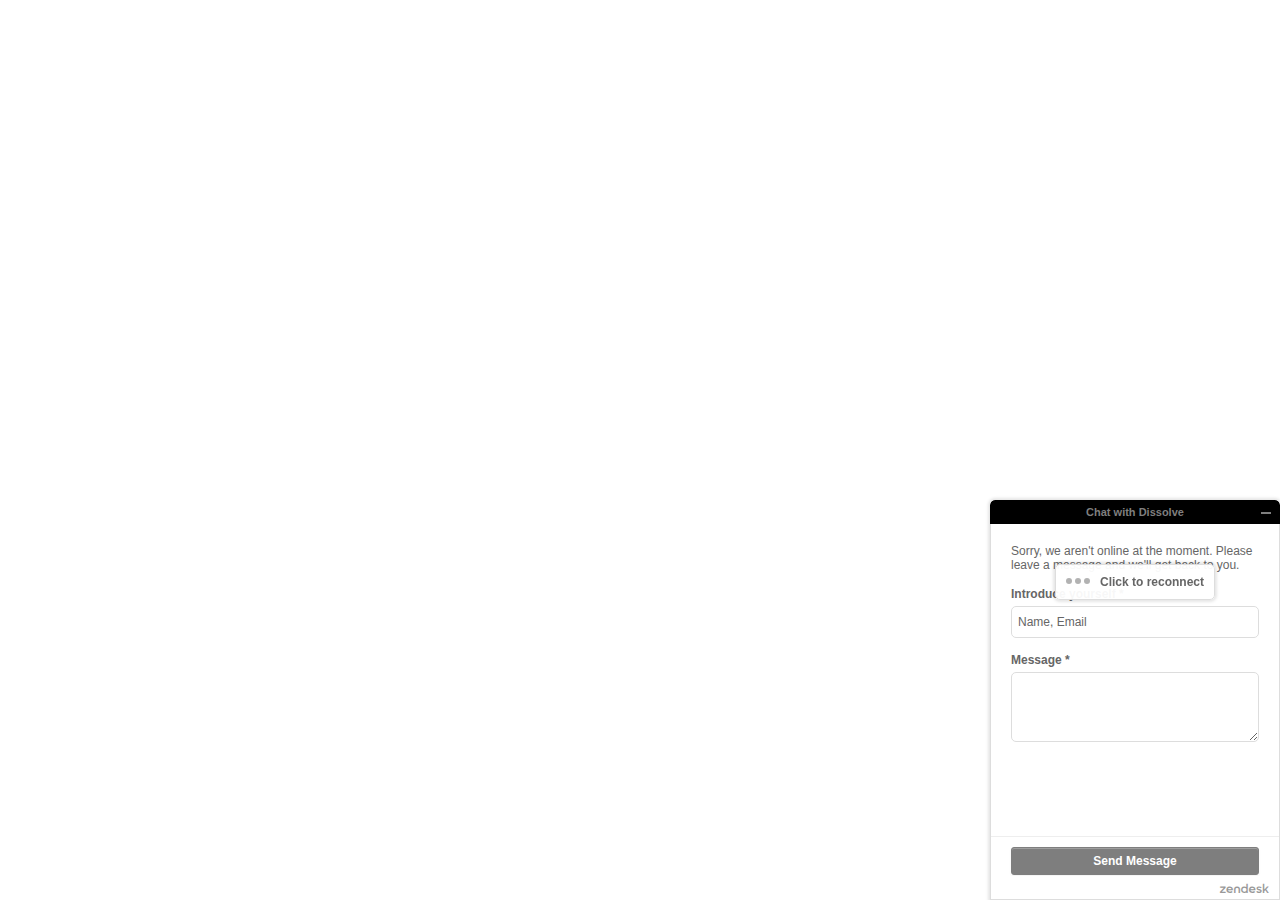
<file: images/Wheelchair javelin thrower - Stock Photo - Dissolve_files/saved_resource(1).html>
<!DOCTYPE html>
<!-- saved from url=(0086)https://dissolve.com/stock-photo/Wheelchair-javelin-royalty-free-image/101-D943-26-325 -->
<html lang="en" dir="ltr" style="overflow-y: hidden;"><head><meta http-equiv="Content-Type" content="text/html; charset=UTF-8"><style>html,body{height:100%;width:100%;} *{border:0;padding:0;margin:0;box-sizing:border-box;-moz-box-sizing:border-box;-webkit-box-sizing:border-box}</style><style type="text/css" __jx__stylesheet_id="jcss_">
.meshim_widget_Widget {font-family:Verdana, Geneva, sans-serif;;font-family:Verdana, Geneva, sans-serif;;font-size:12px;;}
.meshim_widget_Widget textarea {font-family:Verdana, Geneva, sans-serif;;font-family:Verdana, Geneva, sans-serif;;font-size:12px;;}
.meshim_widget_Widget input {font-family:Verdana, Geneva, sans-serif;;font-family:Verdana, Geneva, sans-serif;;font-size:12px;;}
.meshim_widget_Widget button {font-family:Verdana, Geneva, sans-serif;;font-family:Verdana, Geneva, sans-serif;;font-size:12px;;}
.meshim_widget_Widget :lang(ja) * {font-weight:normal!important;font-style:normal!important;}
.meshim_widget_Widget :lang(ja) ::-webkit-input-placeholder {font-style:normal!important;}
.meshim_widget_Widget :lang(ja) :-moz-placeholder {font-style:normal!important;}
.meshim_widget_Widget :lang(ja) ::-moz-placeholder {font-style:normal!important;}
.meshim_widget_Widget :lang(ja) :-ms-input-placeholder {font-style:normal!important;}
.meshim_widget_Widget :lang(ja) .placeholder {font-style:normal!important;}
.meshim_widget_Widget :lang(ko) * {font-weight:normal!important;font-style:normal!important;}
.meshim_widget_Widget :lang(ko) ::-webkit-input-placeholder {font-style:normal!important;}
.meshim_widget_Widget :lang(ko) :-moz-placeholder {font-style:normal!important;}
.meshim_widget_Widget :lang(ko) ::-moz-placeholder {font-style:normal!important;}
.meshim_widget_Widget :lang(ko) :-ms-input-placeholder {font-style:normal!important;}
.meshim_widget_Widget :lang(ko) .placeholder {font-style:normal!important;}
.meshim_widget_Widget :lang(zh_CN) * {font-weight:normal!important;font-style:normal!important;}
.meshim_widget_Widget :lang(zh_CN) ::-webkit-input-placeholder {font-style:normal!important;}
.meshim_widget_Widget :lang(zh_CN) :-moz-placeholder {font-style:normal!important;}
.meshim_widget_Widget :lang(zh_CN) ::-moz-placeholder {font-style:normal!important;}
.meshim_widget_Widget :lang(zh_CN) :-ms-input-placeholder {font-style:normal!important;}
.meshim_widget_Widget :lang(zh_CN) .placeholder {font-style:normal!important;}
.meshim_widget_Widget :lang(zh_TW) * {font-weight:normal!important;font-style:normal!important;}
.meshim_widget_Widget :lang(zh_TW) ::-webkit-input-placeholder {font-style:normal!important;}
.meshim_widget_Widget :lang(zh_TW) :-moz-placeholder {font-style:normal!important;}
.meshim_widget_Widget :lang(zh_TW) ::-moz-placeholder {font-style:normal!important;}
.meshim_widget_Widget :lang(zh_TW) :-ms-input-placeholder {font-style:normal!important;}
.meshim_widget_Widget :lang(zh_TW) .placeholder {font-style:normal!important;}
.meshim_widget_Widget.popout {position:absolute;top:0; left:0;width:100%; height:100%;}
.meshim_widget_Widget * {-webkit-tap-highlight-color:transparent;}
.meshim_widget_Widget input:focus {outline:none;}
.meshim_widget_Widget select:focus {outline:none;}
.meshim_widget_Widget textarea:focus {outline:none;}
.meshim_widget_Widget button:focus {outline:none;}
.meshim_widget_Widget img {-ms-interpolation-mode:bicubic;}
.meshim_widget_Widget input:-moz-placeholder {opacity:1;}
.meshim_widget_Widget input::-moz-placeholder {opacity:1;}
.meshim_widget_Widget textarea:-moz-placeholder {opacity:1;}
.meshim_widget_Widget textarea::-moz-placeholder {opacity:1;}
.meshim_widget_Widget input::-moz-focus-inner {padding:0;border:0;}
.meshim_widget_Widget button::-moz-focus-inner {padding:0;border:0;}
.meshim_widget_Widget table {font-size:100%;color:inherit;border-collapse:collapse;border-spacing:0;}
.meshim_widget_components_ChatWindow {position:relative;color:#666;;}
.meshim_widget_components_ChatWindow.popout {padding:0;margin:0 auto;width:100%; height:100%;max-width:650px;background:#FFF;;}
.meshim_widget_components_ChatWindow.mobile {max-width:none;width:100%;height:auto;min-height:100%;}
.meshim_widget_components_ChatWindow.tablet {max-width:mobileMaxWidthL;;}



.meshim_widget_widgets_ViewStack {width:100%; height:100%;}

.meshim_widget_components_chatWindow_MenuStack {width:100%; height:100%;}
.meshim_widget_components_chatWindow_MenuStack {overflow:visible;}
.meshim_widget_components_chatWindow_MenuStack.popout {position:absolute;}

.meshim_widget_components_chatWindow_MainStack {width:100%; height:100%;}
.meshim_widget_components_chatWindow_MainStack {overflow:hidden;box-shadow:0px 0px 3px 2px rgba(0,0,0,0.1);;}
.meshim_widget_components_chatWindow_MainStack.ms_br {border-top-left-radius:5px;; border-top-right-radius:5px;;}
.meshim_widget_components_chatWindow_MainStack.ms_bm {border-top-left-radius:5px;; border-top-right-radius:5px;;}
.meshim_widget_components_chatWindow_MainStack.ms_bl {border-top-left-radius:5px;; border-top-right-radius:5px;;}
.meshim_widget_components_chatWindow_MainStack.ms_tr {border-bottom-left-radius:5px;; border-bottom-right-radius:5px;;}
.meshim_widget_components_chatWindow_MainStack.ms_tm {border-bottom-left-radius:5px;; border-bottom-right-radius:5px;;}
.meshim_widget_components_chatWindow_MainStack.ms_tl {border-bottom-left-radius:5px;; border-bottom-right-radius:5px;;}
.meshim_widget_components_chatWindow_MainStack.popout {margin:0 auto;max-width:650px;min-width:240px;min-height:335px;height:100%;border-radius:0;}
.meshim_widget_components_chatWindow_MainStack.mobile {min-width:0; min-height:0;max-width:none;}

.meshim_widget_widgets_Branding {display:inline-block;color:#999;;}

.meshim_widget_widgets_branding_Link {color:inherit;text-decoration:inherit;}

.meshim_widget_widgets_IconFont {font-family:zopim, "Segoe UI Symbol", "Arial Unicode MS", "Lucida Sans Unicode", sans-serif;speak:none;font-style:normal;font-weight:normal;line-height:1;-webkit-font-smoothing:antialiased;}
.meshim_widget_widgets_IconFont:focus {outline:none;}

.meshim_widget_widgets_branding_ZopimGolion {color:inherit;text-decoration:inherit;}
.meshim_widget_widgets_branding_ZopimGolion {font-size:10px;}
.meshim_widget_widgets_branding_ZopimGolion.mobile {font-size:11px;}
.meshim_widget_widgets_branding_ZopimGolion .meshim_widget_widgets_IconFont {line-height:inherit;padding-top:2px;padding-right:1px;}

.meshim_widget_widgets_ChatWindowPanel {position:relative;margin:chatWindowPanelMargin;;}
.meshim_widget_widgets_ChatWindowPanel .container {position:relative;background:#FFF;;border-width:0 1px;;border-style:solid;;border-color:#DDD;;}
.meshim_widget_widgets_ChatWindowPanel .mobile_options_menu_icon {position:absolute;z-index:102;}
.meshim_widget_widgets_ChatWindowPanel .chat_window_panel_branding.hidden {display:none!important;}
.meshim_widget_widgets_ChatWindowPanel .chat_window_panel_branding {display:block;padding:5px;margin:10px 0;text-align:center;}
.meshim_widget_widgets_ChatWindowPanel .container_and_brand_wrapper {width:100%; height:100%;}
.meshim_widget_widgets_ChatWindowPanel.full_frame_layout .container {width:100%; height:100%;overfow:hidden;}
.meshim_widget_widgets_ChatWindowPanel.full_frame_layout {overflow:hidden;width:100%; height:100%;}
.meshim_widget_widgets_ChatWindowPanel.free_flow_layout .container {width:auto; height:auto;}
.meshim_widget_widgets_ChatWindowPanel.free_flow_layout {overflow:auto;width:auto; height:auto;}
.meshim_widget_widgets_ChatWindowPanel.free_flow_with_fixed_titlebar_layout .container_and_brand_wrapper {overflow:auto;-webkit-overflow-scrolling:touch;}
.meshim_widget_widgets_ChatWindowPanel.free_flow_with_fixed_titlebar_layout .container {width:auto; height:auto;}
.meshim_widget_widgets_ChatWindowPanel.free_flow_with_fixed_titlebar_layout {overflow:hidden;width:100%; height:100%;}
.meshim_widget_widgets_ChatWindowPanel.has_title_bar {padding-top:24px;;}
.meshim_widget_widgets_ChatWindowPanel.has_action_bar_at_bottom {padding-bottom:24px;;}
.meshim_widget_widgets_ChatWindowPanel.cwp_small {width:240px;;height:335px;;}
.meshim_widget_widgets_ChatWindowPanel.cwp_medium {width:290px;;height:400px;;}
.meshim_widget_widgets_ChatWindowPanel.cwp_large {width:350px;;height:450px;;}
.meshim_widget_widgets_ChatWindowPanel.cwp_full {width:100%; height:100%;}
.meshim_widget_widgets_ChatWindowPanel.cwp_mini {width:240px;;height:200px;;}
.meshim_widget_widgets_ChatWindowPanel.ltr .mobile_options_menu_icon {top:0; left:0;}
.meshim_widget_widgets_ChatWindowPanel.rtl .mobile_options_menu_icon {top:0; right:0;}

.meshim_widget_widgets_BorderOverlay {position:absolute;top:0; left:0;width:100%; height:100%;border-radius:inherit;}

.meshim_widget_widgets_titleBar_MinimizeButton {width:22px;height:22px;position:relative;overflow:hidden;}
.meshim_widget_widgets_titleBar_MinimizeButton .bar {width:10px;height:2px;margin:auto;background-color:#7f7f7f;;background-color:titleBarIconsColor;;}
.meshim_widget_widgets_titleBar_MinimizeButton .table {width:100%;height:100%;table-layout:fixed;border-spacing:0;border-collapse:collapse;}
.meshim_widget_widgets_titleBar_MinimizeButton .td {vertical-align:middle;}
.meshim_widget_widgets_titleBar_MinimizeButton .overlay {position:absolute;top:0; left:0;width:100%; height:100%;background-color:transparent;}

.meshim_widget_widgets_TitleBar.title_bar_popout {cursor:default;}
.meshim_widget_widgets_TitleBar {position:absolute;top:0; left:0;width:100%;overflow:hidden;z-index:10;height:24px;;color:#7f7f7f;;background:#000000;;}
.meshim_widget_widgets_TitleBar .border_overlay {border-width:0;;border-style:solid;;border-color:#DDD;;}
.meshim_widget_widgets_TitleBar .title .title_text {cursor:inherit;}
.meshim_widget_widgets_TitleBar .title .status_text {cursor:inherit;}
.meshim_widget_widgets_TitleBar .title .title_text {display:inline;display:titleBarTitleDisplay;;}
.meshim_widget_widgets_TitleBar .title .status_text {display:none;display:titleBarStatusDisplay;;}
.meshim_widget_widgets_TitleBar .title {white-space:nowrap;overflow:hidden;text-overflow:ellipsis;cursor:inherit;text-align:center;;font-size:11px;;line-height:24px;;font-weight:bold;;}
.meshim_widget_widgets_TitleBar.ltr .title {padding-left:60px;;padding-right:60px;;}
.meshim_widget_widgets_TitleBar.rtl .title {padding-left:60px;;padding-right:60px;;}
.meshim_widget_widgets_TitleBar .icons .icon_font:hover {titleBarItemHover;}
.meshim_widget_widgets_TitleBar .icons .icon_font {display:inline-block;text-align:center;padding-right:6px; padding-left:6px;line-height:24px;;}
.meshim_widget_widgets_TitleBar .icons .button_container {display:inline-block;vertical-align:middle;cursor:pointer;padding-top:2px;}
.meshim_widget_widgets_TitleBar .icons {position:absolute;cursor:default;color:titleBarIconsColor;;font-size:10px;;}
.meshim_widget_widgets_TitleBar.ltr .icons .button_container.last_child {padding-right:3px;}
.meshim_widget_widgets_TitleBar.ltr .icons {top:0; right:0;}
.meshim_widget_widgets_TitleBar.rtl .icons .button_container.last_child {padding-left:3px;}
.meshim_widget_widgets_TitleBar.rtl .icons {top:0; left:0;}
.meshim_widget_widgets_TitleBar.br {border-top-left-radius:5px;; border-top-right-radius:5px;;}
.meshim_widget_widgets_TitleBar.bm {border-top-left-radius:5px;; border-top-right-radius:5px;;}
.meshim_widget_widgets_TitleBar.bl {border-top-left-radius:5px;; border-top-right-radius:5px;;}
.meshim_widget_widgets_TitleBar.mobile .title {font-size:16px;;}
.meshim_widget_widgets_TitleBar.mobile.ltr .icons .button_container.last_child {padding:0;}
.meshim_widget_widgets_TitleBar.mobile.ltr .icons .button_container {padding:0;}
.meshim_widget_widgets_TitleBar.mobile.rtl .icons .button_container.last_child {padding:0;}
.meshim_widget_widgets_TitleBar.mobile.rtl .icons .button_container {padding:0;}
.meshim_widget_widgets_TitleBar.mobile {z-index:101;border-radius:0;}

.meshim_widget_widgets_ActionBar {position:absolute;bottom:0; left:0;overflow:hidden;z-index:10;width:100%;;height:24px;;color:#999;;background:#FFF;;padding-left:10px;; padding-right:10px;;}
.meshim_widget_widgets_ActionBar .border_overlay {border-width:0 1px 1px 1px;;border-style:solid;;border-color:#DDD;;}
.meshim_widget_widgets_ActionBar .actions {float:left;}
.meshim_widget_widgets_ActionBar .branding .meshim_widget_widgets_IconFont {*color:#999;;*line-height:24px;;*text-decoration:none;}
.meshim_widget_widgets_ActionBar .branding:hover {color:#666;;}
.meshim_widget_widgets_ActionBar .branding {position:relative;float:right;color:#999;;line-height:24px;;}
.meshim_widget_widgets_ActionBar.rtl .actions {float:right;}
.meshim_widget_widgets_ActionBar.rtl .branding {float:left;}

.meshim_widget_widgets_Toast {color:#666;;background:rgba(255, 255, 255, 0.95);;padding:10px;;border-width:1px;;border-style:solid;;border-color:#DDD;;border-radius:5px;;box-shadow:0px 0px 3px 2px rgba(0,0,0,0.1);;}

.meshim_widget_widgets_toast_disconnected_Image .dot {margin-right:3px;}

.meshim_widget_widgets_toast_disconnected_image_Dot.dark {opacity:1;}
.meshim_widget_widgets_toast_disconnected_image_Dot {position:relative;display:inline-block;width:6px; height:6px;background:#666;;border-radius:50%;opacity:0.5;transition:all 0.3s;}

.meshim_widget_widgets_toast_Disconnected {color:#666;;background:rgba(255, 255, 255, 0.95);;padding:10px;;border-width:1px;;border-style:solid;;border-color:#DDD;;border-radius:5px;;box-shadow:0px 0px 3px 2px rgba(0,0,0,0.1);;}
.meshim_widget_widgets_toast_Disconnected.toast_disconnected {cursor:pointer;}
.meshim_widget_widgets_toast_Disconnected {text-align:center;}
.meshim_widget_widgets_toast_Disconnected .reconnecting_toast_text {display:block;margin-left:34px;font-weight:bold;text-align:left;}
.meshim_widget_widgets_toast_Disconnected .reconnecting_toast_image {float:left;margin-top:-2px;}

.meshim_widget_widgets_ChatWindowDisconnectedToast .toast {display:inline-block;max-width:80%;}
.meshim_widget_widgets_ChatWindowDisconnectedToast {position:absolute;z-index:1000;top:40px;left:0;width:100%;height:0;text-align:center;}
.meshim_widget_widgets_ChatWindowDisconnectedToast.mobile {position:fixed;top:60px;}

.meshim_widget_components_chatWindow_PreChatOfflineForm {position:relative;margin:chatWindowPanelMargin;;}
.meshim_widget_components_chatWindow_PreChatOfflineForm .container {position:relative;background:#FFF;;border-width:0 1px;;border-style:solid;;border-color:#DDD;;}
.meshim_widget_components_chatWindow_PreChatOfflineForm .mobile_options_menu_icon {position:absolute;z-index:102;}
.meshim_widget_components_chatWindow_PreChatOfflineForm .chat_window_panel_branding.hidden {display:none!important;}
.meshim_widget_components_chatWindow_PreChatOfflineForm .chat_window_panel_branding {display:block;padding:5px;margin:10px 0;text-align:center;}
.meshim_widget_components_chatWindow_PreChatOfflineForm .container_and_brand_wrapper {width:100%; height:100%;}
.meshim_widget_components_chatWindow_PreChatOfflineForm.full_frame_layout .container {width:100%; height:100%;overfow:hidden;}
.meshim_widget_components_chatWindow_PreChatOfflineForm.full_frame_layout {overflow:hidden;width:100%; height:100%;}
.meshim_widget_components_chatWindow_PreChatOfflineForm.free_flow_layout .container {width:auto; height:auto;}
.meshim_widget_components_chatWindow_PreChatOfflineForm.free_flow_layout {overflow:auto;width:auto; height:auto;}
.meshim_widget_components_chatWindow_PreChatOfflineForm.free_flow_with_fixed_titlebar_layout .container_and_brand_wrapper {overflow:auto;-webkit-overflow-scrolling:touch;}
.meshim_widget_components_chatWindow_PreChatOfflineForm.free_flow_with_fixed_titlebar_layout .container {width:auto; height:auto;}
.meshim_widget_components_chatWindow_PreChatOfflineForm.free_flow_with_fixed_titlebar_layout {overflow:hidden;width:100%; height:100%;}
.meshim_widget_components_chatWindow_PreChatOfflineForm.has_title_bar {padding-top:24px;;}
.meshim_widget_components_chatWindow_PreChatOfflineForm.has_action_bar_at_bottom {padding-bottom:24px;;}
.meshim_widget_components_chatWindow_PreChatOfflineForm.cwp_small {width:240px;;height:335px;;}
.meshim_widget_components_chatWindow_PreChatOfflineForm.cwp_medium {width:290px;;height:400px;;}
.meshim_widget_components_chatWindow_PreChatOfflineForm.cwp_large {width:350px;;height:450px;;}
.meshim_widget_components_chatWindow_PreChatOfflineForm.cwp_full {width:100%; height:100%;}
.meshim_widget_components_chatWindow_PreChatOfflineForm.cwp_mini {width:240px;;height:200px;;}
.meshim_widget_components_chatWindow_PreChatOfflineForm.ltr .mobile_options_menu_icon {top:0; left:0;}
.meshim_widget_components_chatWindow_PreChatOfflineForm.rtl .mobile_options_menu_icon {top:0; right:0;}
.meshim_widget_components_chatWindow_PreChatOfflineForm .disconnected_toast.hide {display:none;}

.meshim_widget_widgets_AbsolutePaddingContainer {position:relative;*overflow:visible;width:100%;height:100%;}

.meshim_widget_widgets_ChatWindowContent {position:relative;*overflow:visible;width:100%;height:100%;}
.meshim_widget_widgets_ChatWindowContent.mobile {margin:0 auto;height:auto;border:none;max-width:mobileMaxWidthS;;}
.meshim_widget_widgets_ChatWindowContent.tablet {max-width:mobileMaxWidth;;}



.meshim_widget_widgets_ScrollableFrame {position:relative;width:100%; height:100%;}
.meshim_widget_widgets_ScrollableFrame .scrollable_inner {position:relative;width:100%; height:100%;}
.meshim_widget_widgets_ScrollableFrame .scrollable_inner {overflow-x:hidden;overflow-y:auto;padding-bottom:0!important;}
.meshim_widget_widgets_ScrollableFrame .scrollable_fixed_top {position:absolute;left:0; right:0;pointer-events:none;}
.meshim_widget_widgets_ScrollableFrame .scrollable_fixed_bottom {position:absolute;left:0; right:0;pointer-events:none;}
.meshim_widget_widgets_ScrollableFrame .scrollable_fixed_top {top:0;height:5px;;background:#000;background:-o-linear-gradient(top,rgba(0,0,0,0.05),rgba(0,0,0,0));background:-moz-linear-gradient(top,rgba(0,0,0,0.05),rgba(0,0,0,0));background:-ms-linear-gradient(top,rgba(0,0,0,0.05),rgba(0,0,0,0));background:linear-gradient(top,rgba(0,0,0,0.05),rgba(0,0,0,0));background:-webkit-gradient(linear,center top,center bottom,from(rgba(0,0,0,0.05)),to(rgba(0,0,0,0)));filter:progid:DXImageTransform.Microsoft.gradient(startColorstr=#0d000000, endColorstr=#00000000);-ms-filter:progid:DXImageTransform.Microsoft.gradient(startColorstr=#0d000000, endColorstr=#00000000);;background-color:transparent;;}
.meshim_widget_widgets_ScrollableFrame .scrollable_fixed_bottom {bottom:0;height:5px;;background:#000;background:-o-linear-gradient(top,rgba(0,0,0,0),rgba(0,0,0,0.05));background:-moz-linear-gradient(top,rgba(0,0,0,0),rgba(0,0,0,0.05));background:-ms-linear-gradient(top,rgba(0,0,0,0),rgba(0,0,0,0.05));background:linear-gradient(top,rgba(0,0,0,0),rgba(0,0,0,0.05));background:-webkit-gradient(linear,center top,center bottom,from(rgba(0,0,0,0)),to(rgba(0,0,0,0.05)));filter:progid:DXImageTransform.Microsoft.gradient(startColorstr=#00000000, endColorstr=#0d000000);-ms-filter:progid:DXImageTransform.Microsoft.gradient(startColorstr=#00000000, endColorstr=#0d000000);;background-color:transparent;;}
.meshim_widget_widgets_ScrollableFrame.scroll_top .scrollable_fixed_top {display:none;}
.meshim_widget_widgets_ScrollableFrame.scroll_bottom .scrollable_fixed_bottom {display:none;}
.meshim_widget_widgets_ScrollableFrame.sf_small .scrollable_inner {padding:10px;;}
.meshim_widget_widgets_ScrollableFrame.sf_small {padding:scrollableFramePaddingSmall;;}
.meshim_widget_widgets_ScrollableFrame.sf_medium .scrollable_inner {padding:20px;;}
.meshim_widget_widgets_ScrollableFrame.sf_medium {padding:scrollableFramePaddingMedium;;}
.meshim_widget_widgets_ScrollableFrame.sf_large .scrollable_inner {padding:20px;;}
.meshim_widget_widgets_ScrollableFrame.sf_large {padding:scrollableFramePaddingLarge;;}
@media only screen and (max-width: 300px) { .meshim_widget_widgets_ScrollableFrame.popout   .scrollable_inner {padding:10px;;} }
@media only screen and (max-width: 300px) { .meshim_widget_widgets_ScrollableFrame.popout   {padding:scrollableFramePaddingSmall;;} }
@media only screen and (min-width: 300px) and (max-width: 500px) { .meshim_widget_widgets_ScrollableFrame.popout   .scrollable_inner {padding:20px;;} }
@media only screen and (min-width: 300px) and (max-width: 500px) { .meshim_widget_widgets_ScrollableFrame.popout   {padding:scrollableFramePaddingMedium;;} }
@media only screen and (min-width: 500px) { .meshim_widget_widgets_ScrollableFrame.popout   .scrollable_inner {padding:20px;;} }
@media only screen and (min-width: 500px) { .meshim_widget_widgets_ScrollableFrame.popout   {padding:scrollableFramePaddingLarge;;} }
.meshim_widget_widgets_ScrollableFrame.mobile .scrollable_inner {padding:10px;}
.meshim_widget_widgets_ScrollableFrame.mobile {border-bottom:none;}

.meshim_widget_components_chatWindow_preChatOfflineForm_PastHistoryNotice.desktop.medium {margin-bottom:5px;top:-10px;}
.meshim_widget_components_chatWindow_preChatOfflineForm_PastHistoryNotice.desktop.large {margin-bottom:5px;top:-10px;}
.meshim_widget_components_chatWindow_preChatOfflineForm_PastHistoryNotice:hover {color:#666;;}
.meshim_widget_components_chatWindow_preChatOfflineForm_PastHistoryNotice {position:relative;text-align:center;padding-bottom:10px;border-bottom:1px solid #DDD;cursor:pointer;color:#999;;margin-bottom:15px;}
.meshim_widget_components_chatWindow_preChatOfflineForm_PastHistoryNotice .clock {position:relative;display:inline;top:4px;font-size:16px;padding-right:8px;}
.meshim_widget_components_chatWindow_preChatOfflineForm_PastHistoryNotice.rtl .clock {padding-right:0;padding-left:8px;}
.meshim_widget_components_chatWindow_preChatOfflineForm_PastHistoryNotice .history_link {color:#666;;text-decoration:underline;}

.meshim_widget_widgets_form_OfflineDeflection.mobile .channel_icon {font-size:38px;padding-right:10px;}
.meshim_widget_widgets_form_OfflineDeflection .label {display:block;margin-bottom:5px;font-weight:bold;}
.meshim_widget_widgets_form_OfflineDeflection .channel_icon {display:inline-block;font-size:25px;padding-right:5px;margin-top:4px;cursor:pointer;text-decoration:none;outline:none;}
.meshim_widget_widgets_form_OfflineDeflection .channel_messenger {color:#0084FF;}
.meshim_widget_widgets_form_OfflineDeflection .channel_twitter {color:#1DA1F2;}
.meshim_widget_widgets_form_OfflineDeflection {padding-bottom:15px;}

.meshim_widget_widgets_FakeInput {display:block;-webkit-appearance:none;*overflow:visible;width:100%;color:#666;;background:#FFF;;padding:6px;;border-width:1px;;border-style:solid;;border-color:#DDD;;border-radius:5px;;box-shadow:inputShadow;;}
.meshim_widget_widgets_FakeInput:focus {color:inputFocusColor;;background:inputFocusBg;;border-color:#6d6d6d;;box-shadow:inputFocusShadow;;outline:none;}
.meshim_widget_widgets_FakeInput.focus {color:inputFocusColor;;background:inputFocusBg;;border-color:#6d6d6d;;box-shadow:inputFocusShadow;;outline:none;}
.meshim_widget_widgets_FakeInput::-webkit-input-placeholder {color:#AAA;;font-style:italic;;}
.meshim_widget_widgets_FakeInput:-moz-placeholder {color:#AAA;;font-style:italic;;}
.meshim_widget_widgets_FakeInput::-moz-placeholder {color:#AAA;;font-style:italic;;}
.meshim_widget_widgets_FakeInput:-ms-input-placeholder {color:#AAA;;font-style:italic;;}
.meshim_widget_widgets_FakeInput.placeholder {color:#AAA;;font-style:italic;;}
.meshim_widget_widgets_FakeInput.invalid {color:inputInvalidColor;;background:inputInvalidBg;;border-color:#CC0000;;box-shadow:inputInvalidShadow;;}
.meshim_widget_widgets_FakeInput.invalid.mobile {padding-right:30px;}
.meshim_widget_widgets_FakeInput.invalid.rtl.mobile {padding-right:6px;;padding-left:30px;}
.meshim_widget_widgets_FakeInput.unstyled {border:none;background:transparent;box-shadow:none;}
.meshim_widget_widgets_FakeInput.standalone {margin-top:10px;margin-bottom:5px;}


.meshim_widget_widgets_Gravatar .avatar {background:#FFF;}
.meshim_widget_widgets_Gravatar.hide_auth_type .auth_type {display:none!important;}
.meshim_widget_widgets_Gravatar {width:60px;height:60px;position:relative;overflow:hidden;border-width:0;;border-style:solid;;border-color:#DDD;;border-radius:3px;;box-shadow:avatarShadow;;}

.meshim_widget_widgets_Avatar .avatar {background:#FFF;}
.meshim_widget_widgets_Avatar.hide_auth_type .auth_type {display:none!important;}
.meshim_widget_widgets_Avatar {width:60px;height:60px;position:relative;overflow:hidden;border-width:0;;border-style:solid;;border-color:#DDD;;border-radius:3px;;box-shadow:avatarShadow;;}


.meshim_widget_widgets_iconFont_Button .icon_font {display:inline;line-height:inherit;vertical-align:middle;font-size:14px;;}
.meshim_widget_widgets_iconFont_Button {background:transparent;border:none;color:inherit;}
.meshim_widget_widgets_iconFont_Button.mobile .icon_font {position:relative;font-size:18px;;}

.meshim_widget_widgets_ErrorMessage {margin-top:5px;;margin-bottom:10px;;color:#CC0000;;font-weight:bold;;font-style:italic;;}

.meshim_widget_widgets_TextField {display:block;-webkit-appearance:none;*overflow:visible;width:100%;color:#666;;background:#FFF;;padding:6px;;border-width:1px;;border-style:solid;;border-color:#DDD;;border-radius:5px;;box-shadow:inputShadow;;}
.meshim_widget_widgets_TextField:focus {color:inputFocusColor;;background:inputFocusBg;;border-color:#6d6d6d;;box-shadow:inputFocusShadow;;outline:none;}
.meshim_widget_widgets_TextField.focus {color:inputFocusColor;;background:inputFocusBg;;border-color:#6d6d6d;;box-shadow:inputFocusShadow;;outline:none;}
.meshim_widget_widgets_TextField::-webkit-input-placeholder {color:#AAA;;font-style:italic;;}
.meshim_widget_widgets_TextField:-moz-placeholder {color:#AAA;;font-style:italic;;}
.meshim_widget_widgets_TextField::-moz-placeholder {color:#AAA;;font-style:italic;;}
.meshim_widget_widgets_TextField:-ms-input-placeholder {color:#AAA;;font-style:italic;;}
.meshim_widget_widgets_TextField.placeholder {color:#AAA;;font-style:italic;;}
.meshim_widget_widgets_TextField.invalid {color:inputInvalidColor;;background:inputInvalidBg;;border-color:#CC0000;;box-shadow:inputInvalidShadow;;}
.meshim_widget_widgets_TextField.invalid.mobile {padding-right:30px;}
.meshim_widget_widgets_TextField.invalid.rtl.mobile {padding-right:6px;;padding-left:30px;}
.meshim_widget_widgets_TextField.unstyled {border:none;background:transparent;box-shadow:none;}
.meshim_widget_widgets_TextField.standalone {margin-top:10px;margin-bottom:5px;}


.meshim_widget_widgets_EmailField {display:block;-webkit-appearance:none;*overflow:visible;width:100%;color:#666;;background:#FFF;;padding:6px;;border-width:1px;;border-style:solid;;border-color:#DDD;;border-radius:5px;;box-shadow:inputShadow;;}
.meshim_widget_widgets_EmailField:focus {color:inputFocusColor;;background:inputFocusBg;;border-color:#6d6d6d;;box-shadow:inputFocusShadow;;outline:none;}
.meshim_widget_widgets_EmailField.focus {color:inputFocusColor;;background:inputFocusBg;;border-color:#6d6d6d;;box-shadow:inputFocusShadow;;outline:none;}
.meshim_widget_widgets_EmailField::-webkit-input-placeholder {color:#AAA;;font-style:italic;;}
.meshim_widget_widgets_EmailField:-moz-placeholder {color:#AAA;;font-style:italic;;}
.meshim_widget_widgets_EmailField::-moz-placeholder {color:#AAA;;font-style:italic;;}
.meshim_widget_widgets_EmailField:-ms-input-placeholder {color:#AAA;;font-style:italic;;}
.meshim_widget_widgets_EmailField.placeholder {color:#AAA;;font-style:italic;;}
.meshim_widget_widgets_EmailField.invalid {color:inputInvalidColor;;background:inputInvalidBg;;border-color:#CC0000;;box-shadow:inputInvalidShadow;;}
.meshim_widget_widgets_EmailField.invalid.mobile {padding-right:30px;}
.meshim_widget_widgets_EmailField.invalid.rtl.mobile {padding-right:6px;;padding-left:30px;}
.meshim_widget_widgets_EmailField.unstyled {border:none;background:transparent;box-shadow:none;}
.meshim_widget_widgets_EmailField.standalone {margin-top:10px;margin-bottom:5px;}


.meshim_widget_widgets_PhoneField {display:block;-webkit-appearance:none;*overflow:visible;width:100%;color:#666;;background:#FFF;;padding:6px;;border-width:1px;;border-style:solid;;border-color:#DDD;;border-radius:5px;;box-shadow:inputShadow;;}
.meshim_widget_widgets_PhoneField:focus {color:inputFocusColor;;background:inputFocusBg;;border-color:#6d6d6d;;box-shadow:inputFocusShadow;;outline:none;}
.meshim_widget_widgets_PhoneField.focus {color:inputFocusColor;;background:inputFocusBg;;border-color:#6d6d6d;;box-shadow:inputFocusShadow;;outline:none;}
.meshim_widget_widgets_PhoneField::-webkit-input-placeholder {color:#AAA;;font-style:italic;;}
.meshim_widget_widgets_PhoneField:-moz-placeholder {color:#AAA;;font-style:italic;;}
.meshim_widget_widgets_PhoneField::-moz-placeholder {color:#AAA;;font-style:italic;;}
.meshim_widget_widgets_PhoneField:-ms-input-placeholder {color:#AAA;;font-style:italic;;}
.meshim_widget_widgets_PhoneField.placeholder {color:#AAA;;font-style:italic;;}
.meshim_widget_widgets_PhoneField.invalid {color:inputInvalidColor;;background:inputInvalidBg;;border-color:#CC0000;;box-shadow:inputInvalidShadow;;}
.meshim_widget_widgets_PhoneField.invalid.mobile {padding-right:30px;}
.meshim_widget_widgets_PhoneField.invalid.rtl.mobile {padding-right:6px;;padding-left:30px;}
.meshim_widget_widgets_PhoneField.unstyled {border:none;background:transparent;box-shadow:none;}
.meshim_widget_widgets_PhoneField.standalone {margin-top:10px;margin-bottom:5px;}


.meshim_widget_widgets_form_Profile .fake_input {position:relative;overflow:hidden;transform:translateZ(0);*zoom:1;}
.meshim_widget_widgets_form_Profile .avatar {float:left;width:32px; height:32px;margin-right:5px;profileFormLoggedIn;}
.meshim_widget_widgets_form_Profile.rtl .avatar {float:right;margin-right:0;margin-left:5px;}
.meshim_widget_widgets_form_Profile .internal_placeholder {float:left;vertical-align:top;cursor:pointer;}
.meshim_widget_widgets_form_Profile.rtl .internal_placeholder {float:right;}
.meshim_widget_widgets_form_Profile .profile_divider {vertical-align:top;margin-right:5px;}
.meshim_widget_widgets_form_Profile.rtl .profile_divider {margin-right:0;margin-left:5px;}
.meshim_widget_widgets_form_Profile .internal_placeholder {line-height:18px;*line-height:18px!important;}
.meshim_widget_widgets_form_Profile .profile_divider {line-height:18px;*line-height:18px!important;}
.meshim_widget_widgets_form_Profile .edit_external .edit_external_label {vertical-align:middle;}
.meshim_widget_widgets_form_Profile .edit_external .edit_external_types .profile_form_edit_external {display:inline-block;}
.meshim_widget_widgets_form_Profile .edit_external .edit_external_types {display:inline-block;vertical-align:middle;}
.meshim_widget_widgets_form_Profile .edit_external {margin-top:5px;color:#AAA;;margin-bottom:15px;}
.meshim_widget_widgets_form_Profile.rtl .edit_external .edit_external_types .profile_form_edit_external {margin-left:0;margin-right:5px;}
.meshim_widget_widgets_form_Profile .logged_in_name {font-weight:bold;}
.meshim_widget_widgets_form_Profile .logged_in_name.buttons_pad {padding-right:40px;}
.meshim_widget_widgets_form_Profile .logged_in_name {display:block;white-space:nowrap;overflow:hidden;text-overflow:ellipsis;}
.meshim_widget_widgets_form_Profile .logged_in_email {display:block;white-space:nowrap;overflow:hidden;text-overflow:ellipsis;}
.meshim_widget_widgets_form_Profile.rtl .logged_in_name {padding-right:0;}
.meshim_widget_widgets_form_Profile.rtl .logged_in_name.buttons_pad {padding-left:40px;}
.meshim_widget_widgets_form_Profile .logged_in_actions button:hover {color:#444;;}
.meshim_widget_widgets_form_Profile .logged_in_actions button:focus {color:#444;;}
.meshim_widget_widgets_form_Profile .logged_in_actions button {margin-left:5px;}
.meshim_widget_widgets_form_Profile .logged_in_actions .divider {font-size:10px;;line-height:1.5;margin:0 5px;cursor:default;opacity:0.5;}
.meshim_widget_widgets_form_Profile .logged_in_actions {position:absolute;top:0; right:0;color:#AAA;;margin-top:5px;margin-right:5px;}
.meshim_widget_widgets_form_Profile.rtl .logged_in_actions {right:auto;left:0;}
.meshim_widget_widgets_form_Profile .floater .floater_inner .floater_inner_seriously {display:table-cell;vertical-align:middle;}
.meshim_widget_widgets_form_Profile .floater .floater_inner {display:table;}
.meshim_widget_widgets_form_Profile .floater {display:block;overflow:hidden;*position:relative!important;}
.meshim_widget_widgets_form_Profile.internal_enabled .floater {float:right;*float:right!important;}
.meshim_widget_widgets_form_Profile.rtl.internal_enabled .floater {float:left;}
.meshim_widget_widgets_form_Profile.logged_in .floater .floater_inner {table-layout:fixed;width:100%;height:32px;}
.meshim_widget_widgets_form_Profile.internal_disabled .floater .floater_inner {table-layout:fixed;width:100%;height:32px;}
.meshim_widget_widgets_form_Profile.logged_in .fake_input {background:#EEE;;border-radius:5px;;border-width:0;;border-style:formSubmittedBorderStyle;;border-color:formSubmittedBorderColor;;}
.meshim_widget_widgets_form_Profile.logged_in .floater {float:none!important;}
.meshim_widget_widgets_form_Profile .profile_form_icon {cursor:pointer;display:inline-block;margin-left:5px;height:17px; font-size:17px;line-height:21px;*padding:0!important;*margin-left:5px!important;}
.meshim_widget_widgets_form_Profile.rtl .profile_form_icon {margin-left:0;margin-right:5px;}
.meshim_widget_widgets_form_Profile .field.last-child {margin-bottom:0;}
.meshim_widget_widgets_form_Profile .field.profile_field.zero_margin {margin-bottom:0;}
.meshim_widget_widgets_form_Profile .field.profile_field {*padding:0!important;}
.meshim_widget_widgets_form_Profile .field {margin-bottom:15px;}
.meshim_widget_widgets_form_Profile .label {display:block;margin-bottom:5px;font-weight:bold;}
.meshim_widget_widgets_form_Profile.mobile .avatar {width:36px; height:36px;}
.meshim_widget_widgets_form_Profile.mobile.available_types .fake_input .internal_placeholder {line-height:25px;}
.meshim_widget_widgets_form_Profile.mobile.available_types .fake_input .profile_divider {line-height:44px;margin-right:10px;}
.meshim_widget_widgets_form_Profile.mobile.available_types .floater {position:absolute;top:0;right:-2px;height:100%;}
.meshim_widget_widgets_form_Profile.mobile.available_types .profile_form_icon .icon_font {text-align:center;}
.meshim_widget_widgets_form_Profile.mobile.available_types .profile_form_icon.google {padding-left:8px; padding-right:8px;}
.meshim_widget_widgets_form_Profile.mobile.available_types .profile_form_icon {margin-left:0; margin-right:0;width:auto;height:46px;padding:13px 12px 10px;border-width:0 0 0 1px;border-radius:0;}
.meshim_widget_widgets_form_Profile.mobile.available_types.logged_in .floater {position:relative;top:0; right:0; left:0;}
.meshim_widget_widgets_form_Profile.mobile .logged_in_name {padding-right:80px;}
.meshim_widget_widgets_form_Profile.mobile .logged_in_email {padding-right:80px;}
.meshim_widget_widgets_form_Profile.mobile .logged_in_actions button {height:100%;padding:0 5px;}
.meshim_widget_widgets_form_Profile.mobile .logged_in_actions {margin:0px;height:100%;}
.meshim_widget_widgets_form_Profile.mobile .editing .name_container input.invalid ~ .error_icon {display:block;}
.meshim_widget_widgets_form_Profile.mobile .editing .name_container {position:relative;}
.meshim_widget_widgets_form_Profile.mobile .editing .email_container input.invalid ~ .error_icon {display:block;}
.meshim_widget_widgets_form_Profile.mobile .editing .email_container {position:relative;}
.meshim_widget_widgets_form_Profile.mobile .edit_external .edit_external_types {display:block;margin-top:10px;}
.meshim_widget_widgets_form_Profile.mobile .edit_external {margin-bottom:15px;}
.meshim_widget_widgets_form_Profile.rtl.mobile .floater {right:auto;left:-2px;}
.meshim_widget_widgets_form_Profile.rtl.mobile .profile_divider {margin-right:0;margin-left:10px;}
.meshim_widget_widgets_form_Profile.rtl.mobile .logged_in_name {padding-right:0;padding-left:80px;}
.meshim_widget_widgets_form_Profile.rtl.mobile .logged_in_email {padding-right:0;padding-left:80px;}
.meshim_widget_widgets_form_Profile.rtl.mobile.available_types .profile_form_icon {border-width:0 1px 0 0;}
.meshim_widget_widgets_form_Profile.disabled .field {margin-bottom:0;}
.meshim_widget_widgets_form_Profile.disabled .fake_input {border:none;background:transparent;}
.meshim_widget_widgets_form_Profile.disabled .field_phone {display:none;}

.meshim_widget_widgets_gravatar_GravatarImage {position:relative;}
.meshim_widget_widgets_gravatar_GravatarImage .img {width:100%; height:100%;}
.meshim_widget_widgets_gravatar_GravatarImage .auth_type.facebook {color:#3B5998;;}
.meshim_widget_widgets_gravatar_GravatarImage .auth_type.twitter {color:#00ACEE;;}
.meshim_widget_widgets_gravatar_GravatarImage .auth_type.google {color:#DD4B39;;}
.meshim_widget_widgets_gravatar_GravatarImage .auth_type {position:absolute;bottom:0; left:0;background:#FFF;font-size:12px; width:12px; height:12px;line-height:16px;overflow:hidden;border-radius:2px;}

.meshim_widget_widgets_gravatar_GravatarOne .avatar {width:100%;height:100%;border:0px none;}
.meshim_widget_widgets_gravatar_GravatarOne {position:relative;width:100%;height:100%;}

.meshim_widget_widgets_iconFont_Auth {font-family:zopim, "Segoe UI Symbol", "Arial Unicode MS", "Lucida Sans Unicode", sans-serif;speak:none;font-style:normal;font-weight:normal;line-height:1;-webkit-font-smoothing:antialiased;}
.meshim_widget_widgets_iconFont_Auth:focus {outline:none;}
.meshim_widget_widgets_iconFont_Auth.facebook {color:#3B5998;;}
.meshim_widget_widgets_iconFont_Auth.twitter {color:#00ACEE;;}
.meshim_widget_widgets_iconFont_Auth.google {color:#DD4B39;;}
.meshim_widget_widgets_iconFont_Auth:hover.facebook {color:#637BAD;;}
.meshim_widget_widgets_iconFont_Auth:hover.twitter {color:#7EB2D4;;}
.meshim_widget_widgets_iconFont_Auth:hover.google {color:#E0736F;;}
.meshim_widget_widgets_iconFont_Auth:focus.facebook {color:#637BAD;;}
.meshim_widget_widgets_iconFont_Auth:focus.twitter {color:#7EB2D4;;}
.meshim_widget_widgets_iconFont_Auth:focus.google {color:#E0736F;;}
.meshim_widget_widgets_iconFont_Auth:active.facebook {color:#637BAD;;}
.meshim_widget_widgets_iconFont_Auth:active.twitter {color:#7EB2D4;;}
.meshim_widget_widgets_iconFont_Auth:active.google {color:#E0736F;;}

.meshim_widget_widgets_Form {*zoom:1;}
.meshim_widget_widgets_Form .input_text {width:100%;}
.meshim_widget_widgets_Form .input_email {width:100%;}
.meshim_widget_widgets_Form textarea {width:100%;}
.meshim_widget_widgets_Form select {width:100%;}
.meshim_widget_widgets_Form .label {display:block;}
.meshim_widget_widgets_Form .error_message {display:block;}
.meshim_widget_widgets_Form .option_label {display:block;}
.meshim_widget_widgets_Form .input_checkbox {display:inline-block;float:left;clear:both;}
.meshim_widget_widgets_Form .input_input_radio {display:inline-block;float:left;clear:both;}
.meshim_widget_widgets_Form .input_input_checkbox {display:inline-block;float:left;clear:both;}
.meshim_widget_widgets_Form .field.field_radio .input input {width:16px; height:16px;}
.meshim_widget_widgets_Form .field.field_radio .input label {padding-left:20px;line-height:16px;}
.meshim_widget_widgets_Form .field.field_radio .input label.disabled {color:#ccc;inputDisabled;}
.meshim_widget_widgets_Form .field.field_department .input input {width:16px; height:16px;}
.meshim_widget_widgets_Form .field.field_department .input label {padding-left:20px;line-height:16px;}
.meshim_widget_widgets_Form .field.field_department .input label.disabled {color:#ccc;inputDisabled;}
.meshim_widget_widgets_Form .field.field_checkbox input {width:16px; height:16px;}
.meshim_widget_widgets_Form .field.field_checkbox label {padding-left:20px;line-height:15px;}
.meshim_widget_widgets_Form .field.field_checkbox_multiple .input input {width:16px; height:16px;}
.meshim_widget_widgets_Form .field.field_checkbox_multiple .input label {padding-left:20px;line-height:15px;}
.meshim_widget_widgets_Form .field {margin-bottom:15px;}
.meshim_widget_widgets_Form .label {margin-bottom:5px;font-weight:bold;}
.meshim_widget_widgets_Form textarea {min-height:70px; *height:70px;resize:vertical;}
.meshim_widget_widgets_Form .option_label:last-child {margin-bottom:0;}
.meshim_widget_widgets_Form .option_label {margin-bottom:5px;}
.meshim_widget_widgets_Form .error_message {padding-bottom:5px;}
.meshim_widget_widgets_Form.read_only .field_radio .input_input_radio {display:none;}
.meshim_widget_widgets_Form.read_only .field_radio .input_input_checkbox {display:none;}
.meshim_widget_widgets_Form.read_only .field_checkbox_multiple .input_input_radio {display:none;}
.meshim_widget_widgets_Form.read_only .field_checkbox_multiple .input_input_checkbox {display:none;}
.meshim_widget_widgets_Form.read_only textarea {overflow:hidden;}
.meshim_widget_widgets_Form.read_only .input_checkbox_multiple label:after {content:',';}
.meshim_widget_widgets_Form.read_only .input_checkbox_multiple label.last-checked:after {content:none;}
.meshim_widget_widgets_Form.read_only .input_checkbox_multiple label.last-checked {margin-right:0;}
.meshim_widget_widgets_Form.read_only .input_checkbox_multiple label {display:inline;margin-right:0.5em;}
.meshim_widget_widgets_Form.read_only .field {padding:6px;margin-bottom:0;}
.meshim_widget_widgets_Form.read_only .input_text {border:none;padding:0;resize:none;background:transparent;}
.meshim_widget_widgets_Form.read_only .input_email {border:none;padding:0;resize:none;background:transparent;}
.meshim_widget_widgets_Form.read_only textarea {border:none;padding:0;resize:none;background:transparent;}
.meshim_widget_widgets_Form.read_only .fake_input {border:none;padding:0;resize:none;background:transparent;}
.meshim_widget_widgets_Form.read_only select {padding:0;border:none;height:auto;background:transparent;}
.meshim_widget_widgets_Form.read_only .option_label {margin-bottom:0;padding-left:0!important;}
.meshim_widget_widgets_Form.read_only .label {display:none;}
.meshim_widget_widgets_Form.read_only button {position:relative;background:transparent;}

.meshim_widget_widgets_Bottom.bottom_padding_bottom {padding-bottom:10px;;height:50px;;}
.meshim_widget_widgets_Bottom.bottom_small {padding-left:10px; padding-right:10px;}
.meshim_widget_widgets_Bottom.bottom_medium {padding-left:20px; padding-right:20px;}
.meshim_widget_widgets_Bottom.bottom_large {padding-left:50px; padding-right:50px;}
.meshim_widget_widgets_Bottom {position:absolute;bottom:0; left:0;width:100%;text-align:center;*overflow:hidden;padding-top:10px;;padding-bottom:0;height:40px;;border-width:1px 0 0;;border-style:solid;;border-color:#EEE;;}
.meshim_widget_widgets_Bottom.note {height:auto;font-size:10px;;padding:10px;;border-width:0;;border-style:solid;;border-color:#DDD;;}
.meshim_widget_widgets_Bottom.padding_bottom {height:50px;;}
.meshim_widget_widgets_Bottom.mobile {position:relative;padding:10px;;height:auto;}

.meshim_widget_widgets_ConnAwareSubmit:hover {color:buttonHoverColor;;background:#1b1b1b;;border-color:buttonHoverBorderColor;;box-shadow:buttonHoverShadow;;}
.meshim_widget_widgets_ConnAwareSubmit:focus {color:buttonHoverColor;;background:#1b1b1b;;border-color:buttonHoverBorderColor;;box-shadow:buttonHoverShadow;;}
.meshim_widget_widgets_ConnAwareSubmit:active {color:buttonActiveColor;;background:buttonActiveBg;;border-color:buttonActiveBorderColor;;box-shadow:buttonActiveShadow;;}
.meshim_widget_widgets_ConnAwareSubmit {-webkit-appearance:none;width:48%;overflow:hidden;text-overflow:ellipsis;white-space:nowrap;color:#ffffff;;background:#000000;;padding-top:6px;; padding-bottom:6px;;padding-left:3px;; padding-right:3px;;border-width:1px;;border-style:solid;;border-color:#000000;;border-radius:3px;;box-shadow:0px 1px 2px rgba(0,0,0,0.1), inset 0px 1px 0px rgba(255,255,255,0.25);;font-weight:bold;;word-wrap:normal;*overflow:visible;cursor:pointer;}
.meshim_widget_widgets_ConnAwareSubmit.secondary:hover {color:buttonSecHoverColor;;background:#3b3b3b;;border-color:buttonSecHoverBorderColor;;box-shadow:buttonSecHoverShadow;;}
.meshim_widget_widgets_ConnAwareSubmit.secondary:focus {color:buttonSecHoverColor;;background:#3b3b3b;;border-color:buttonSecHoverBorderColor;;box-shadow:buttonSecHoverShadow;;}
.meshim_widget_widgets_ConnAwareSubmit.secondary:active {color:buttonSecActiveColor;;background:buttonSecActiveBg;;border-color:buttonSecActiveBorderColor;;box-shadow:buttonSecActiveShadow;;}
.meshim_widget_widgets_ConnAwareSubmit.secondary {color:#ffffff;;background:#262626;;border-color:#111111;;box-shadow:buttonSecShadow;;}
.meshim_widget_widgets_ConnAwareSubmit.disabled:hover {color:#ffffff;;background:#000000;;border-color:#000000;;box-shadow:0px 1px 2px rgba(0,0,0,0.1), inset 0px 1px 0px rgba(255,255,255,0.25);;}
.meshim_widget_widgets_ConnAwareSubmit.disabled:focus {color:#ffffff;;background:#000000;;border-color:#000000;;box-shadow:0px 1px 2px rgba(0,0,0,0.1), inset 0px 1px 0px rgba(255,255,255,0.25);;}
.meshim_widget_widgets_ConnAwareSubmit.disabled {opacity:0.5;cursor:default;}
.meshim_widget_widgets_ConnAwareSubmit.fit {width:auto;padding-left:6px;; padding-right:6px;;}
.meshim_widget_widgets_ConnAwareSubmit.wide {width:100%;}
.meshim_widget_widgets_ConnAwareSubmit.short {padding-top:3px;; padding-bottom:3px;;}
.meshim_widget_widgets_ConnAwareSubmit.short.mobile {padding-top:6px;; padding-bottom:6px;;}
.meshim_widget_widgets_ConnAwareSubmit.short.mobile.short_mobile {padding-top:3px;; padding-bottom:3px;;}



.meshim_widget_widgets_Submit:hover {color:buttonHoverColor;;background:#1b1b1b;;border-color:buttonHoverBorderColor;;box-shadow:buttonHoverShadow;;}
.meshim_widget_widgets_Submit:focus {color:buttonHoverColor;;background:#1b1b1b;;border-color:buttonHoverBorderColor;;box-shadow:buttonHoverShadow;;}
.meshim_widget_widgets_Submit:active {color:buttonActiveColor;;background:buttonActiveBg;;border-color:buttonActiveBorderColor;;box-shadow:buttonActiveShadow;;}
.meshim_widget_widgets_Submit {-webkit-appearance:none;width:48%;overflow:hidden;text-overflow:ellipsis;white-space:nowrap;color:#ffffff;;background:#000000;;padding-top:6px;; padding-bottom:6px;;padding-left:3px;; padding-right:3px;;border-width:1px;;border-style:solid;;border-color:#000000;;border-radius:3px;;box-shadow:0px 1px 2px rgba(0,0,0,0.1), inset 0px 1px 0px rgba(255,255,255,0.25);;font-weight:bold;;word-wrap:normal;*overflow:visible;cursor:pointer;}
.meshim_widget_widgets_Submit.secondary:hover {color:buttonSecHoverColor;;background:#3b3b3b;;border-color:buttonSecHoverBorderColor;;box-shadow:buttonSecHoverShadow;;}
.meshim_widget_widgets_Submit.secondary:focus {color:buttonSecHoverColor;;background:#3b3b3b;;border-color:buttonSecHoverBorderColor;;box-shadow:buttonSecHoverShadow;;}
.meshim_widget_widgets_Submit.secondary:active {color:buttonSecActiveColor;;background:buttonSecActiveBg;;border-color:buttonSecActiveBorderColor;;box-shadow:buttonSecActiveShadow;;}
.meshim_widget_widgets_Submit.secondary {color:#ffffff;;background:#262626;;border-color:#111111;;box-shadow:buttonSecShadow;;}
.meshim_widget_widgets_Submit.disabled:hover {color:#ffffff;;background:#000000;;border-color:#000000;;box-shadow:0px 1px 2px rgba(0,0,0,0.1), inset 0px 1px 0px rgba(255,255,255,0.25);;}
.meshim_widget_widgets_Submit.disabled:focus {color:#ffffff;;background:#000000;;border-color:#000000;;box-shadow:0px 1px 2px rgba(0,0,0,0.1), inset 0px 1px 0px rgba(255,255,255,0.25);;}
.meshim_widget_widgets_Submit.disabled {opacity:0.5;cursor:default;}
.meshim_widget_widgets_Submit.fit {width:auto;padding-left:6px;; padding-right:6px;;}
.meshim_widget_widgets_Submit.wide {width:100%;}
.meshim_widget_widgets_Submit.short {padding-top:3px;; padding-bottom:3px;;}
.meshim_widget_widgets_Submit.short.mobile {padding-top:6px;; padding-bottom:6px;;}
.meshim_widget_widgets_Submit.short.mobile.short_mobile {padding-top:3px;; padding-bottom:3px;;}


.meshim_widget_widgets_Button:hover {color:buttonHoverColor;;background:#1b1b1b;;border-color:buttonHoverBorderColor;;box-shadow:buttonHoverShadow;;}
.meshim_widget_widgets_Button:focus {color:buttonHoverColor;;background:#1b1b1b;;border-color:buttonHoverBorderColor;;box-shadow:buttonHoverShadow;;}
.meshim_widget_widgets_Button:active {color:buttonActiveColor;;background:buttonActiveBg;;border-color:buttonActiveBorderColor;;box-shadow:buttonActiveShadow;;}
.meshim_widget_widgets_Button {-webkit-appearance:none;width:48%;overflow:hidden;text-overflow:ellipsis;white-space:nowrap;color:#ffffff;;background:#000000;;padding-top:6px;; padding-bottom:6px;;padding-left:3px;; padding-right:3px;;border-width:1px;;border-style:solid;;border-color:#000000;;border-radius:3px;;box-shadow:0px 1px 2px rgba(0,0,0,0.1), inset 0px 1px 0px rgba(255,255,255,0.25);;font-weight:bold;;word-wrap:normal;*overflow:visible;cursor:pointer;}
.meshim_widget_widgets_Button.secondary:hover {color:buttonSecHoverColor;;background:#3b3b3b;;border-color:buttonSecHoverBorderColor;;box-shadow:buttonSecHoverShadow;;}
.meshim_widget_widgets_Button.secondary:focus {color:buttonSecHoverColor;;background:#3b3b3b;;border-color:buttonSecHoverBorderColor;;box-shadow:buttonSecHoverShadow;;}
.meshim_widget_widgets_Button.secondary:active {color:buttonSecActiveColor;;background:buttonSecActiveBg;;border-color:buttonSecActiveBorderColor;;box-shadow:buttonSecActiveShadow;;}
.meshim_widget_widgets_Button.secondary {color:#ffffff;;background:#262626;;border-color:#111111;;box-shadow:buttonSecShadow;;}
.meshim_widget_widgets_Button.disabled:hover {color:#ffffff;;background:#000000;;border-color:#000000;;box-shadow:0px 1px 2px rgba(0,0,0,0.1), inset 0px 1px 0px rgba(255,255,255,0.25);;}
.meshim_widget_widgets_Button.disabled:focus {color:#ffffff;;background:#000000;;border-color:#000000;;box-shadow:0px 1px 2px rgba(0,0,0,0.1), inset 0px 1px 0px rgba(255,255,255,0.25);;}
.meshim_widget_widgets_Button.disabled {opacity:0.5;cursor:default;}
.meshim_widget_widgets_Button.fit {width:auto;padding-left:6px;; padding-right:6px;;}
.meshim_widget_widgets_Button.wide {width:100%;}
.meshim_widget_widgets_Button.short {padding-top:3px;; padding-bottom:3px;;}
.meshim_widget_widgets_Button.short.mobile {padding-top:6px;; padding-bottom:6px;;}
.meshim_widget_widgets_Button.short.mobile.short_mobile {padding-top:3px;; padding-bottom:3px;;}

.meshim_widget_components_chatWindow_preChatOfflineForm_Form {position:relative;*overflow:visible;width:100%;height:100%;}
.meshim_widget_components_chatWindow_preChatOfflineForm_Form.mobile {margin:0 auto;height:auto;border:none;max-width:mobileMaxWidthS;;}
.meshim_widget_components_chatWindow_preChatOfflineForm_Form.tablet {max-width:mobileMaxWidth;;}
.meshim_widget_components_chatWindow_preChatOfflineForm_Form .greetings_message {white-space:pre-wrap;word-wrap:break-word;}
.meshim_widget_components_chatWindow_preChatOfflineForm_Form .greetings_message {margin-bottom:15px;;}
.meshim_widget_components_chatWindow_preChatOfflineForm_Form .generated_form {margin-bottom:15px;;}
.meshim_widget_components_chatWindow_preChatOfflineForm_Form .form_container {width:100%; height:100%;}
.meshim_widget_components_chatWindow_preChatOfflineForm_Form .upgrade_link {margin-top:5px;}
.meshim_widget_components_chatWindow_preChatOfflineForm_Form .link {cursor:pointer;text-decoration:underline;margin-bottom:15px;}

.meshim_widget_widgets_form_DepartmentSelect {display:block;-webkit-appearance:none;*overflow:visible;width:100%;color:#666;;background:#FFF;;padding:6px;;border-width:1px;;border-style:solid;;border-color:#DDD;;border-radius:5px;;box-shadow:inputShadow;;}
.meshim_widget_widgets_form_DepartmentSelect:focus {color:inputFocusColor;;background:inputFocusBg;;border-color:#6d6d6d;;box-shadow:inputFocusShadow;;outline:none;}
.meshim_widget_widgets_form_DepartmentSelect.focus {color:inputFocusColor;;background:inputFocusBg;;border-color:#6d6d6d;;box-shadow:inputFocusShadow;;outline:none;}
.meshim_widget_widgets_form_DepartmentSelect::-webkit-input-placeholder {color:#AAA;;font-style:italic;;}
.meshim_widget_widgets_form_DepartmentSelect:-moz-placeholder {color:#AAA;;font-style:italic;;}
.meshim_widget_widgets_form_DepartmentSelect::-moz-placeholder {color:#AAA;;font-style:italic;;}
.meshim_widget_widgets_form_DepartmentSelect:-ms-input-placeholder {color:#AAA;;font-style:italic;;}
.meshim_widget_widgets_form_DepartmentSelect.placeholder {color:#AAA;;font-style:italic;;}
.meshim_widget_widgets_form_DepartmentSelect.invalid {color:inputInvalidColor;;background:inputInvalidBg;;border-color:#CC0000;;box-shadow:inputInvalidShadow;;}
.meshim_widget_widgets_form_DepartmentSelect.invalid.mobile {padding-right:30px;}
.meshim_widget_widgets_form_DepartmentSelect.invalid.rtl.mobile {padding-right:6px;;padding-left:30px;}
.meshim_widget_widgets_form_DepartmentSelect.unstyled {border:none;background:transparent;box-shadow:none;}
.meshim_widget_widgets_form_DepartmentSelect.standalone {margin-top:10px;margin-bottom:5px;}
.meshim_widget_widgets_form_DepartmentSelect.mobile.invalid {padding-right:6px;; padding-left:6px;;}
.meshim_widget_widgets_form_DepartmentSelect.rtl.mobile.invalid {padding-right:6px;; padding-left:6px;;}
.meshim_widget_widgets_form_DepartmentSelect .select_placeholder {overflow:hidden;white-space:nowrap;text-overflow:ellipsis;}
.meshim_widget_widgets_form_DepartmentSelect .select_icon {float:right;margin-top:3px;}
.meshim_widget_widgets_form_DepartmentSelect.rtl .select_icon {float:left;}
.meshim_widget_widgets_form_DepartmentSelect.mobile .select_placeholder {line-height:26px;}
.meshim_widget_widgets_form_DepartmentSelect.mobile .select_icon {margin-top:8px;}


.meshim_widget_widgets_Select {display:block;-webkit-appearance:none;*overflow:visible;width:100%;color:#666;;background:#FFF;;padding:6px;;border-width:1px;;border-style:solid;;border-color:#DDD;;border-radius:5px;;box-shadow:inputShadow;;}
.meshim_widget_widgets_Select:focus {color:inputFocusColor;;background:inputFocusBg;;border-color:#6d6d6d;;box-shadow:inputFocusShadow;;outline:none;}
.meshim_widget_widgets_Select.focus {color:inputFocusColor;;background:inputFocusBg;;border-color:#6d6d6d;;box-shadow:inputFocusShadow;;outline:none;}
.meshim_widget_widgets_Select::-webkit-input-placeholder {color:#AAA;;font-style:italic;;}
.meshim_widget_widgets_Select:-moz-placeholder {color:#AAA;;font-style:italic;;}
.meshim_widget_widgets_Select::-moz-placeholder {color:#AAA;;font-style:italic;;}
.meshim_widget_widgets_Select:-ms-input-placeholder {color:#AAA;;font-style:italic;;}
.meshim_widget_widgets_Select.placeholder {color:#AAA;;font-style:italic;;}
.meshim_widget_widgets_Select.invalid {color:inputInvalidColor;;background:inputInvalidBg;;border-color:#CC0000;;box-shadow:inputInvalidShadow;;}
.meshim_widget_widgets_Select.invalid.mobile {padding-right:30px;}
.meshim_widget_widgets_Select.invalid.rtl.mobile {padding-right:6px;;padding-left:30px;}
.meshim_widget_widgets_Select.unstyled {border:none;background:transparent;box-shadow:none;}
.meshim_widget_widgets_Select.standalone {margin-top:10px;margin-bottom:5px;}
.meshim_widget_widgets_Select.mobile.invalid {padding-right:6px;; padding-left:6px;;}
.meshim_widget_widgets_Select.rtl.mobile.invalid {padding-right:6px;; padding-left:6px;;}
.meshim_widget_widgets_Select .select_placeholder {overflow:hidden;white-space:nowrap;text-overflow:ellipsis;}
.meshim_widget_widgets_Select .select_icon {float:right;margin-top:3px;}
.meshim_widget_widgets_Select.rtl .select_icon {float:left;}
.meshim_widget_widgets_Select.mobile .select_placeholder {line-height:26px;}
.meshim_widget_widgets_Select.mobile .select_icon {margin-top:8px;}

.meshim_widget_widgets_TextArea {display:block;-webkit-appearance:none;*overflow:visible;width:100%;color:#666;;background:#FFF;;padding:6px;;border-width:1px;;border-style:solid;;border-color:#DDD;;border-radius:5px;;box-shadow:inputShadow;;}
.meshim_widget_widgets_TextArea:focus {color:inputFocusColor;;background:inputFocusBg;;border-color:#6d6d6d;;box-shadow:inputFocusShadow;;outline:none;}
.meshim_widget_widgets_TextArea.focus {color:inputFocusColor;;background:inputFocusBg;;border-color:#6d6d6d;;box-shadow:inputFocusShadow;;outline:none;}
.meshim_widget_widgets_TextArea::-webkit-input-placeholder {color:#AAA;;font-style:italic;;}
.meshim_widget_widgets_TextArea:-moz-placeholder {color:#AAA;;font-style:italic;;}
.meshim_widget_widgets_TextArea::-moz-placeholder {color:#AAA;;font-style:italic;;}
.meshim_widget_widgets_TextArea:-ms-input-placeholder {color:#AAA;;font-style:italic;;}
.meshim_widget_widgets_TextArea.placeholder {color:#AAA;;font-style:italic;;}
.meshim_widget_widgets_TextArea.invalid {color:inputInvalidColor;;background:inputInvalidBg;;border-color:#CC0000;;box-shadow:inputInvalidShadow;;}
.meshim_widget_widgets_TextArea.invalid.mobile {padding-right:30px;}
.meshim_widget_widgets_TextArea.invalid.rtl.mobile {padding-right:6px;;padding-left:30px;}
.meshim_widget_widgets_TextArea.unstyled {border:none;background:transparent;box-shadow:none;}
.meshim_widget_widgets_TextArea.standalone {margin-top:10px;margin-bottom:5px;}




.meshim_widget_components_chatButton_BubbleRenderer {position:relative;}
.meshim_widget_components_chatButton_BubbleRenderer .bubble_text_wrapper {position:relative;padding:10px 12px 26px;}
.meshim_widget_components_chatButton_BubbleRenderer .bubble_title {position:relative;z-index:1;font-size:14px;;font-weight:bold;color:chatBubbleTitleColor;;white-space:pre-wrap;}
.meshim_widget_components_chatButton_BubbleRenderer .bubble_text {position:relative;z-index:1;margin-top:5px;font-size:12px;font-style:italic;color:chatBubbleTextColor;;white-space:pre-wrap;}
.meshim_widget_components_chatButton_BubbleRenderer .close:hover {background:chatBubbleCloseHoverBg;;}
.meshim_widget_components_chatButton_BubbleRenderer .close {float:right;position:relative;top:-1px;left:5px;padding:6px 4px 2px;z-index:2;color:chatBubbleCloseColor;;text-shadow:chatBubbleCloseShadow;;border-radius:5px;;}
.meshim_widget_components_chatButton_BubbleRenderer.rtl .close {float:left;left:auto;right:5px;}

.meshim_widget_components_chatButton_Bubble {position:absolute;width:100%;top:0; left:0;cursor:pointer;}

.meshim_widget_widgets_Favicon .custom_icon {width:16px; height:16px;}
.meshim_widget_widgets_Favicon .default_icon.default_icon_online {line-height:20px;vertical-align:top;color:faviconOnlineColor;;}
.meshim_widget_widgets_Favicon .default_icon.default_icon_offline {line-height:18px;vertical-align:top;color:faviconOfflineColor;;}
.meshim_widget_widgets_Favicon .default_icon {font-size:16px;width:16px;display:inline-block;}
.meshim_widget_widgets_Favicon .dots_container {font-family:Arial;position:absolute;width:100%;text-align:center;font-size:20px;letter-spacing:-2px;top:-3px;left:-1px;line-height:24px;}
.meshim_widget_widgets_Favicon .dots {display:inline-block;width:12px;line-height:22px;text-align:left;color:#000000;;color:#262626;;color:faviconDotsColor;;background:transparent;}

.meshim_widget_components_chatButton_ButtonBar {position:relative;padding-left:36px;;overflow:hidden;}
.meshim_widget_components_chatButton_ButtonBar.is-rtl {padding-left:0;padding-right:36px;;}
.meshim_widget_components_chatButton_ButtonBar.unread .button_text {bottom:100%;}
.meshim_widget_components_chatButton_ButtonBar .blinds {width:100%; height:100%;overflow:hidden;text-overflow:ellipsis;white-space:nowrap;}
.meshim_widget_components_chatButton_ButtonBar .favicon {position:absolute;height:100%;left:0;vertical-align:text-top;text-align:center;padding-top:8px;width:36px;;background:#262626;;color:#ffffff;;}
.meshim_widget_components_chatButton_ButtonBar.is-rtl .favicon {left:auto;right:0;}
.meshim_widget_components_chatButton_ButtonBar .button_text .status {font-weight:bold;;}
.meshim_widget_components_chatButton_ButtonBar .button_text {position:relative;overflow:hidden;vertical-align:text-top;width:100%;bottom:0;transition:bottom 0.3s ease-in-out;font-weight:bold;;line-height:30px;;padding-left:10px;;padding-right:10px;;}
.meshim_widget_components_chatButton_ButtonBar .border_overlay {border-width:0;;border-style:solid;;border-color:#808080;;}
.meshim_widget_components_chatButton_ButtonBar.is-rtl .button_text {padding-left:10px;;padding-right:10px;;}

.meshim_widget_components_chatButton_Button {margin:0 auto;position:absolute;bottom:0; left:0;}
.meshim_widget_components_chatButton_Button .button_bar {min-width:180px;; *width:180px;;max-width:300px;;height:30px;;color:#ffffff;;background:#000000;;box-shadow:chatButtonShadow;;}
.meshim_widget_components_chatButton_Button {cursor:pointer;}
.meshim_widget_components_chatButton_Button * {cursor:pointer;}

.meshim_widget_components_ChatButton {*width:100%;}
.meshim_widget_components_ChatButton.bm {margin:0 auto;}
.meshim_widget_components_ChatButton.tm {margin:0 auto;}
.meshim_widget_components_ChatButton.br .button_bar {border-top-left-radius:5px;; border-top-right-radius:5px;;}
.meshim_widget_components_ChatButton.br .favicon {border-top-left-radius:5px;;}
.meshim_widget_components_ChatButton.br .rtl .favicon {border-top-left-radius:0;border-top-right-radius:5px;;}
.meshim_widget_components_ChatButton.bm .button_bar {border-top-left-radius:5px;; border-top-right-radius:5px;;}
.meshim_widget_components_ChatButton.bm .favicon {border-top-left-radius:5px;;}
.meshim_widget_components_ChatButton.bm .rtl .favicon {border-top-left-radius:0;border-top-right-radius:5px;;}
.meshim_widget_components_ChatButton.bl .button_bar {border-top-left-radius:5px;; border-top-right-radius:5px;;}
.meshim_widget_components_ChatButton.bl .favicon {border-top-left-radius:5px;;}
.meshim_widget_components_ChatButton.bl .rtl .favicon {border-top-left-radius:0;border-top-right-radius:5px;;}
.meshim_widget_components_ChatButton.tr .button_bar {border-bottom-left-radius:5px;; border-bottom-right-radius:5px;;}
.meshim_widget_components_ChatButton.tr .favicon {border-bottom-left-radius:5px;;}
.meshim_widget_components_ChatButton.tr .rtl .favicon {border-bottom-left-radius:0;border-bottom-right-radius:5px;;}
.meshim_widget_components_ChatButton.tm .button_bar {border-bottom-left-radius:5px;; border-bottom-right-radius:5px;;}
.meshim_widget_components_ChatButton.tm .favicon {border-bottom-left-radius:5px;;}
.meshim_widget_components_ChatButton.tm .rtl .favicon {border-bottom-left-radius:0;border-bottom-right-radius:5px;;}
.meshim_widget_components_ChatButton.tl .button_bar {border-bottom-left-radius:5px;; border-bottom-right-radius:5px;;}
.meshim_widget_components_ChatButton.tl .favicon {border-bottom-left-radius:5px;;}
.meshim_widget_components_ChatButton.tl .rtl .favicon {border-bottom-left-radius:0;border-bottom-right-radius:5px;;}</style><style class="meshim_widget_widgets_fontLoader_ZopimFont" __jx__id="___$_8" type="text/css">@font-face{font-family:'zopim';src:url('https://v2.zopim.com/widget/fonts/zopim.svg')format('svg'),url([data-uri] )format('woff'),url('https://v2.zopim.com/widget/fonts/zopim.ttf')format('truetype');font-weight:normal;font-style:normal;}</style></head><body style="position: relative; overflow: hidden;"><div class="jx_ui_Widget" __jx__id="___$_5" style="position: absolute; top: 0px; right: 0px; bottom: 0px; left: 0px; overflow: hidden; border: 0px; padding: 0px; background: transparent;"><div class="jx_ui_FullFrame meshim_widget_Widget" __jx__id="___$_6" style="top: 0px; bottom: 0px; left: 0px; right: 0px; overflow: hidden; position: absolute;"><div class="jx_ui_Widget meshim_widget_components_ChatWindow br medium" __jx__id="___$_7" style="display: inline-block; position: absolute; bottom: 0px; right: 0px;"><div class="meshim_widget_components_chatWindow_MenuStack" __jx__id="___$_9 ___$_9"></div><div class="main_stack meshim_widget_components_chatWindow_MainStack desktop ms_br" __jx__id="___$_10 ___$_10"><div class="meshim_widget_components_chatWindow_PreChatOfflineForm ltr cwp_medium full_frame_layout has_title_bar has_action_bar_at_bottom desktop stack_child_standard stack_child_no_menu" __jx__id="___$_11 ___$_11 ___$_11" name="pre_chat_offline_form" style="display: block;"><div class="container_and_brand_wrapper jx_ui_Widget" __jx__id="___$_11__container_and_brand_wrapper"><div class="container jx_ui_Widget" __jx__id="___$_11__$$defaultplacement$$"><div class="meshim_widget_widgets_ChatWindowDisconnectedToast desktop disconnected_toast" __jx__id="___$_11__disconnected_toast ___$_11__disconnected_toast"><div class="meshim_widget_widgets_toast_Disconnected toast toast_disconnected" __jx__id="___$_27 ___$_27 ___$_27" style="user-select: none;"><div class="meshim_widget_widgets_toast_disconnected_Image reconnecting_toast_image" __jx__id="___$_27__img ___$_27__img"><div class="meshim_widget_widgets_toast_disconnected_image_Dot dot" __jx__id="___$_28 ___$_28"></div><div class="meshim_widget_widgets_toast_disconnected_image_Dot dot" __jx__id="___$_29 ___$_29"></div><div class="meshim_widget_widgets_toast_disconnected_image_Dot dot" __jx__id="___$_30 ___$_30"></div></div><div class="reconnecting_toast_text jx_ui_Widget" __jx__id="___$_27__message">Click to reconnect</div></div></div><div class="meshim_widget_widgets_ViewStack" __jx__id="___$_11__vs"><div class="meshim_widget_components_chatWindow_preChatOfflineForm_Form desktop" __jx__id="___$_31 ___$_31 ___$_31 ___$_31" name="form" style="display: block; padding-bottom: 40px;"><form class="form_container meshim_widget_widgets_ConnAwareForm" novalidate="" method="post" __jx__id="___$_31__form_container"><div class="meshim_widget_widgets_ScrollableFrame desktop sf_medium scroll_top scroll_bottom" __jx__id="___$_32 ___$_32"><div class="scrollable_inner jx_ui_Widget" __jx__id="___$_32__inner"><div class="meshim_widget_components_chatWindow_preChatOfflineForm_PastHistoryNotice ltr desktop medium" __jx__id="___$_31__history_notice ___$_31__history_notice" data-test-id="pastHistoryNotice" style="display: none;"><div class="meshim_widget_widgets_IconFont icon_font clock" __jx__id="___$_35 ___$_35" title="History" style="user-select: none;">🕐</div><span class="history_link jx_ui_html_span" __jx__id="___$_36">View past chats</span></div><div class="greetings_message jx_ui_Widget" __jx__id="___$_31__pre_chat_message" style="display: none;">How may we help you?</div><div class="greetings_message jx_ui_Widget" __jx__id="___$_31__offline_message" style=""><div class="jx_ui_Widget" __jx__id="___$_31__offline_message_msg">Sorry, we aren't online at the moment. Please leave a message and we'll get back to you.</div><div class="upgrade_link jx_ui_html_div" __jx__id="___$_31__upgrade_link" style="display: none;"><a href="http://zop.im/prem-offline-form" target="_blank" class="link jx_ui_html_a" __jx__id="___$_37">Learn more</a></div></div><div class="greetings_message jx_ui_Widget" __jx__id="___$_31__offline_message_disabled" style="display: none;">Sorry, we aren't online at the moment.</div><div class="link jx_ui_Widget" __jx__id="___$_31__offline_operating_hours_link" style="display: none;">Our Operating Hours</div><div class="meshim_widget_widgets_form_OfflineDeflection" __jx__id="___$_31__offline_deflection ___$_31__offline_deflection" style="display: none;"><label class="label jx_ui_Label" __jx__id="___$_38" style="user-select: none;">Contact us here</label><a target="_blank" class="channel_icon channel_messenger jx_ui_html_a" __jx__id="___$_31__offline_deflection__messenger_icon"><div class="meshim_widget_widgets_IconFont icon_font" __jx__id="___$_39 ___$_39" title="Messenger" style="user-select: none;"></div></a><a target="_blank" class="channel_icon channel_twitter jx_ui_html_a" __jx__id="___$_31__offline_deflection__twitter_icon"><div class="meshim_widget_widgets_IconFont icon_font" __jx__id="___$_40 ___$_40" title="Twitter" style="user-select: none;"></div></a></div><div class="meshim_widget_widgets_form_Profile profile_form logged_out internal_enabled available_types external_none" __jx__id="___$_31__profile ___$_31__profile"><div class="field profile_field jx_ui_Widget" __jx__id="___$_31__profile__available_types_el"><label class="label label_logged_out jx_ui_Label" __jx__id="___$_31__profile__label_logged_out" style="user-select: none;">Introduce yourself<label class="jx_ui_Label" __jx__id="___$_31__profile__label_logged_out_required" style="user-select: none;"> *</label></label><label class="label label_logged_in jx_ui_Label" __jx__id="___$_31__profile__label_logged_in" style="user-select: none; display: none;">Hello there!</label><div class="fake_input meshim_widget_widgets_FakeInput desktop ltr" tabindex="0" __jx__id="___$_31__profile__fake_input"><div class="meshim_widget_widgets_Avatar avatar" __jx__id="___$_31__profile__avatar ___$_31__profile__avatar ___$_31__profile__avatar" style="display: none;"><div class="meshim_widget_widgets_gravatar_GravatarOne gravatarOne" __jx__id="___$_45 ___$_45"><div class="meshim_widget_widgets_gravatar_GravatarImage avatar" __jx__id="___$_45__image ___$_45__image"><img class="jx_ui_html_img img" __jx__id="___$_45__image__img" src="./avatar_simple_visitor.png"><div class="meshim_widget_widgets_IconFont icon_font auth_type" __jx__id="___$_45__image__auth_type ___$_45__image__auth_type" style="user-select: none; display: none;"></div></div></div></div><label class="internal_placeholder jx_ui_Label" __jx__id="___$_31__profile__internal_placeholder" style="user-select: none;">Name, Email</label><div class="floater jx_ui_Widget" __jx__id="___$_41"><div class="floater_inner jx_ui_Widget" __jx__id="___$_42"><div class="floater_inner_seriously jx_ui_Widget" __jx__id="___$_43"><label class="logged_in_name jx_ui_Label" __jx__id="___$_31__profile__logged_in_name" style="user-select: none; display: none;"></label><label class="logged_in_email jx_ui_Label" __jx__id="___$_31__profile__logged_in_email" style="user-select: none; display: none;"></label><label class="logged_in_phone jx_ui_Label" __jx__id="___$_31__profile__logged_in_phone" style="user-select: none; display: none;"></label><div class="logged_in_actions jx_ui_Widget" __jx__id="___$_31__profile__logged_in_actions" style="display: none;"><button class="meshim_widget_widgets_iconFont_Button desktop" __jx__id="___$_31__profile__logged_in_edit ___$_31__profile__logged_in_edit" id="___$_31__profile__logged_in_edit" title="Edit"><div class="meshim_widget_widgets_IconFont icon_font pencil" __jx__id="___$_31__profile__logged_in_edit__i ___$_31__profile__logged_in_edit__i" style="user-select: none;">✎</div></button><button class="meshim_widget_widgets_iconFont_Button desktop" __jx__id="___$_31__profile__logged_in_clear ___$_31__profile__logged_in_clear" id="___$_31__profile__logged_in_clear" title="Sign out"><div class="meshim_widget_widgets_IconFont icon_font dustbin" __jx__id="___$_31__profile__logged_in_clear__i ___$_31__profile__logged_in_clear__i" style="user-select: none;"></div></button></div></div></div></div></div><div class="error_message meshim_widget_widgets_ErrorMessage" __jx__id="___$_31__profile__error_message" style="display: none;">Please update your profile</div></div><div class="editing field profile_field jx_ui_Widget" __jx__id="___$_31__profile__editing_el" style="display: none;"><label class="label label_edit_internal jx_ui_Label" __jx__id="___$_31__profile__label_edit_internal" style="user-select: none;">Introduce yourself<label class="jx_ui_Label" __jx__id="___$_31__profile__label_edit_internal_required" style="user-select: none;"> *</label></label><input placeholder="Name" maxlength="255" class="input_name standalone mobile_error_icon meshim_widget_widgets_TextField placeholder desktop ltr" type="text" __jx__id="___$_31__profile__name" id="___$_31__profile__name" required=""><div class="error_message meshim_widget_widgets_ErrorMessage" __jx__id="___$_31__profile__name_error" for="___$_31__profile__name" style="display: none;">Please provide your name</div><input placeholder="Email" class="input_email standalone mobile_error_icon meshim_widget_widgets_EmailField placeholder desktop ltr" type="email" __jx__id="___$_31__profile__email" id="___$_31__profile__email" required=""><div class="error_message meshim_widget_widgets_ErrorMessage" __jx__id="___$_31__profile__email_error" for="___$_31__profile__email" style="display: none;">Please provide a valid email</div></div><div class="edit_external jx_ui_Widget" __jx__id="___$_31__profile__edit_external" style="display: none;"><label class="edit_external_label jx_ui_Label" __jx__id="___$_44" style="user-select: none;">or sign in with</label><div class="edit_external_types jx_ui_Widget" __jx__id="___$_31__profile__edit_external_types"><div class="meshim_widget_widgets_iconFont_Auth icon_font profile_form_icon facebook" __jx__id="___$_46 ___$_46 ___$_46" name="facebook" title="Facebook" tabindex="0" style="user-select: none; display: none;"></div><div class="meshim_widget_widgets_iconFont_Auth icon_font profile_form_icon twitter" __jx__id="___$_47 ___$_47 ___$_47" name="twitter" title="Twitter" tabindex="0" style="user-select: none; display: none;"></div><div class="meshim_widget_widgets_iconFont_Auth icon_font profile_form_icon google" __jx__id="___$_48 ___$_48 ___$_48" name="google" title="Google+" tabindex="0" style="user-select: none; display: none;"></div></div></div><div class="field field_phone jx_ui_Widget" __jx__id="___$_31__profile__phone_field" style="display: none;"><label class="label jx_ui_Label" __jx__id="___$_31__profile__phone_label" for="___$_31__profile__phone" style="user-select: none;">Phone Number<label class="jx_ui_Label" __jx__id="___$_31__profile__phone_required" style="user-select: none;"></label></label><input class="input_phone mobile_error_icon meshim_widget_widgets_PhoneField placeholder desktop ltr valid" pattern="(^$|[0-9]+)" type="tel" __jx__id="___$_31__profile__phone" id="___$_31__profile__phone"><div class="error_message meshim_widget_widgets_ErrorMessage" __jx__id="___$_31__profile__phone_error" for="___$_31__profile__phone" style="display: none;">Please provide a valid phone</div></div></div><div class="meshim_widget_widgets_Form generated_form" __jx__id="___$_31__form ___$_31__form"><div class="jx_ui_Widget" __jx__id="___$_31__form__container"><div class="meshim_widget_widgets_form_Field field field_department" __jx__id="___$_50" style="display: none;"><label class="jx_ui_Label label" __jx__id="___$_51" for="___$_57" style="user-select: none;"><label class="jx_ui_Label" __jx__id="___$_52" style="user-select: none;">Choose a Department</label><label class="jx_ui_Label" __jx__id="___$_53" style="user-select: none;"></label></label><div name="department_id" class="jx_ui_Widget select_container meshim_widget_widgets_form_DepartmentSelect desktop ltr input input_department" __jx__id="___$_54" style="position: relative;"><div class="meshim_widget_widgets_IconFont icon_font select_icon" __jx__id="___$_58 ___$_58" style="user-select: none;">↓</div><div class="jx_ui_Widget select_button" __jx__id="___$_55"></div><div class="jx_ui_Widget select_placeholder" __jx__id="___$_56">&nbsp;</div><select name="department_id" class="meshim_widget_widgets_form_DepartmentSelect select desktop ltr" __jx__id="___$_57" id="___$_57" style="position: absolute; opacity: 0; width: 100%; height: 100%; top: 0px; left: 0px; margin: 0px;"></select></div><div class="meshim_widget_widgets_ErrorMessage error_message" __jx__id="___$_59" for="___$_57" style="display: none;">Select a department</div></div><div class="meshim_widget_widgets_form_Field field field_textarea last-child" __jx__id="___$_60"><label class="jx_ui_Label label" __jx__id="___$_61" for="___$_64" style="user-select: none;"><label class="jx_ui_Label" __jx__id="___$_62" style="user-select: none;">Message</label><label class="jx_ui_Label" __jx__id="___$_63" style="user-select: none;"> *</label></label><textarea name="message" class="meshim_widget_widgets_TextArea placeholder desktop ltr input input_textarea" __jx__id="___$_64" id="___$_64" required=""></textarea><div class="meshim_widget_widgets_ErrorMessage error_message" __jx__id="___$_65" for="___$_64" style="display: none;">Complete this field</div></div></div></div></div><div class="scrollable_fixed_top jx_ui_Widget" __jx__id="___$_33"></div><div class="scrollable_fixed_bottom jx_ui_Widget" __jx__id="___$_34"></div></div><div class="bottom meshim_widget_widgets_Bottom desktop bottom_medium" __jx__id="___$_49 ___$_49"><input class="submit meshim_widget_widgets_ConnAwareSubmit desktop ltr wide disabled" type="submit" __jx__id="___$_31__submit" id="___$_31__submit" value="Send Message" disabled=""><button class="back secondary meshim_widget_widgets_Button desktop ltr" type="button" __jx__id="___$_31__back" id="___$_31__back" title="" style="display: none;">Back</button></div></form></div></div></div><div class="meshim_widget_widgets_Branding chat_window_panel_branding" __jx__id="___$_11__branding ___$_11__branding" style="display: none;"><a target="_blank" class="meshim_widget_widgets_branding_ZopimGolion desktop" __jx__id="___$_12 ___$_12 ___$_12" href="https://www.zendesk.com/chat/live-chat-widget/?iref=1TM3ElG3RXYlx01UjM7TV25SS8ZHmJz8&amp;lang=en&amp;utm_campaign=poweredbyzendesk&amp;utm_medium=chatwidget&amp;utm_source=dissolve.com&amp;utm_term=1TM3ElG3RXYlx01UjM7TV25SS8ZHmJz8" title="Powered by Zendesk Chat"><div class="meshim_widget_widgets_IconFont icon_font" __jx__id="___$_13 ___$_13" style="user-select: none;"></div></a></div></div><div class="meshim_widget_widgets_TitleBar title_bar desktop ltr br" __jx__id="___$_14 ___$_14" style="user-select: none; cursor: -webkit-grab;"><div class="border_overlay meshim_widget_widgets_BorderOverlay" __jx__id="___$_15 ___$_15"></div><div class="title jx_ui_Widget" __jx__id="___$_16"><label class="title_text jx_ui_Label" __jx__id="___$_14__title_text" style="user-select: none;">Chat with Dissolve</label><label class="status_text jx_ui_Label" __jx__id="___$_14__status_text" style="display: none; user-select: none;">We're offline.</label></div><div class="icons jx_ui_Widget" __jx__id="___$_14__icons"><div class="button_container jx_ui_Widget" __jx__id="___$_14__popout_container"><div class="meshim_widget_widgets_IconFont icon_font" __jx__id="___$_14__popout_button ___$_14__popout_button" title="Open in new window" style="user-select: none; display: none;">↗</div></div><div class="button_container last_child jx_ui_Widget" title="Minimize" __jx__id="___$_14__minimize_container"><div class="meshim_widget_widgets_titleBar_MinimizeButton" __jx__id="___$_14__minimize_button ___$_14__minimize_button" style="user-select: none;"><table class="table jx_ui_html_table" __jx__id="___$_17"><tbody class="jx_ui_html_tbody" __jx__id="___$_18"><tr class="jx_ui_html_tr" __jx__id="___$_19"><td class="td jx_ui_html_td" __jx__id="___$_20"><div class="bar jx_ui_Widget" __jx__id="___$_14__minimize_button__bar"></div></td></tr></tbody></table><div class="overlay jx_ui_Widget" __jx__id="___$_21"></div></div></div></div></div><div class="meshim_widget_widgets_ActionBar action_bar desktop ltr" __jx__id="___$_22 ___$_22" style="user-select: none;"><div class="border_overlay meshim_widget_widgets_BorderOverlay" __jx__id="___$_23 ___$_23"></div><div class="actions jx_ui_Widget" __jx__id="___$_22__$$defaultplacement$$"></div><div class="meshim_widget_widgets_Branding branding" __jx__id="___$_24 ___$_24"><a target="_blank" class="meshim_widget_widgets_branding_ZopimGolion desktop" __jx__id="___$_25 ___$_25 ___$_25" href="https://www.zendesk.com/chat/live-chat-widget/?iref=1TM3ElG3RXYlx01UjM7TV25SS8ZHmJz8&amp;lang=en&amp;utm_campaign=poweredbyzendesk&amp;utm_medium=chatwidget&amp;utm_source=dissolve.com&amp;utm_term=1TM3ElG3RXYlx01UjM7TV25SS8ZHmJz8" title="Powered by Zendesk Chat"><div class="meshim_widget_widgets_IconFont icon_font" __jx__id="___$_26 ___$_26" style="user-select: none;"></div></a></div></div></div></div></div></div></div></body></html>
</file>
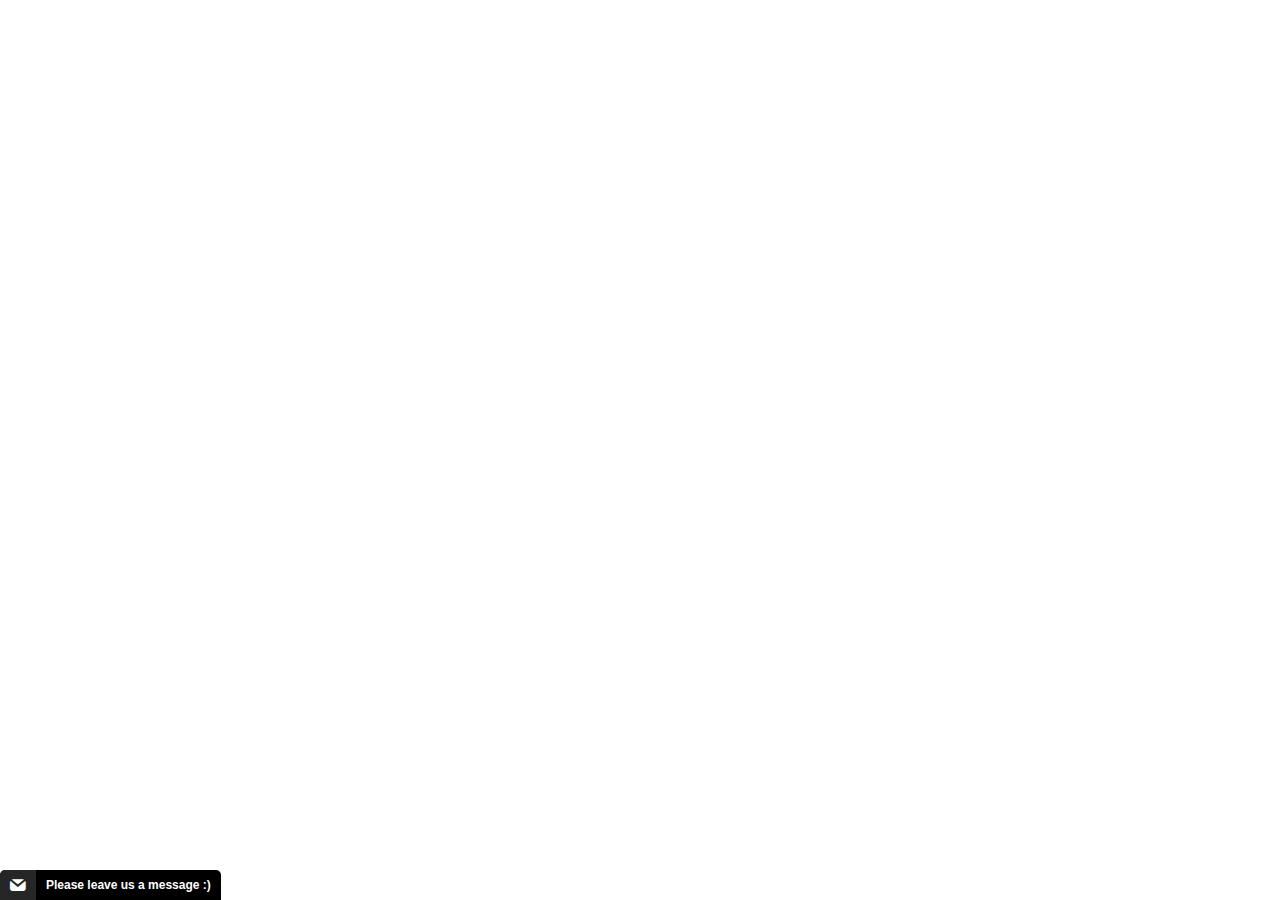
<file: images/Wheelchair javelin thrower - Stock Photo - Dissolve_files/saved_resource.html>
<!DOCTYPE html>
<!-- saved from url=(0086)https://dissolve.com/stock-photo/Wheelchair-javelin-royalty-free-image/101-D943-26-325 -->
<html lang="en" dir="ltr" style="overflow-y: hidden;"><head><meta http-equiv="Content-Type" content="text/html; charset=UTF-8"><style>html,body{height:100%;width:100%;} *{border:0;padding:0;margin:0;box-sizing:border-box;-moz-box-sizing:border-box;-webkit-box-sizing:border-box}</style><style type="text/css" __jx__stylesheet_id="jcss_">
.meshim_widget_Widget {font-family:Verdana, Geneva, sans-serif;;font-family:Verdana, Geneva, sans-serif;;font-size:12px;;}
.meshim_widget_Widget textarea {font-family:Verdana, Geneva, sans-serif;;font-family:Verdana, Geneva, sans-serif;;font-size:12px;;}
.meshim_widget_Widget input {font-family:Verdana, Geneva, sans-serif;;font-family:Verdana, Geneva, sans-serif;;font-size:12px;;}
.meshim_widget_Widget button {font-family:Verdana, Geneva, sans-serif;;font-family:Verdana, Geneva, sans-serif;;font-size:12px;;}
.meshim_widget_Widget :lang(ja) * {font-weight:normal!important;font-style:normal!important;}
.meshim_widget_Widget :lang(ja) ::-webkit-input-placeholder {font-style:normal!important;}
.meshim_widget_Widget :lang(ja) :-moz-placeholder {font-style:normal!important;}
.meshim_widget_Widget :lang(ja) ::-moz-placeholder {font-style:normal!important;}
.meshim_widget_Widget :lang(ja) :-ms-input-placeholder {font-style:normal!important;}
.meshim_widget_Widget :lang(ja) .placeholder {font-style:normal!important;}
.meshim_widget_Widget :lang(ko) * {font-weight:normal!important;font-style:normal!important;}
.meshim_widget_Widget :lang(ko) ::-webkit-input-placeholder {font-style:normal!important;}
.meshim_widget_Widget :lang(ko) :-moz-placeholder {font-style:normal!important;}
.meshim_widget_Widget :lang(ko) ::-moz-placeholder {font-style:normal!important;}
.meshim_widget_Widget :lang(ko) :-ms-input-placeholder {font-style:normal!important;}
.meshim_widget_Widget :lang(ko) .placeholder {font-style:normal!important;}
.meshim_widget_Widget :lang(zh_CN) * {font-weight:normal!important;font-style:normal!important;}
.meshim_widget_Widget :lang(zh_CN) ::-webkit-input-placeholder {font-style:normal!important;}
.meshim_widget_Widget :lang(zh_CN) :-moz-placeholder {font-style:normal!important;}
.meshim_widget_Widget :lang(zh_CN) ::-moz-placeholder {font-style:normal!important;}
.meshim_widget_Widget :lang(zh_CN) :-ms-input-placeholder {font-style:normal!important;}
.meshim_widget_Widget :lang(zh_CN) .placeholder {font-style:normal!important;}
.meshim_widget_Widget :lang(zh_TW) * {font-weight:normal!important;font-style:normal!important;}
.meshim_widget_Widget :lang(zh_TW) ::-webkit-input-placeholder {font-style:normal!important;}
.meshim_widget_Widget :lang(zh_TW) :-moz-placeholder {font-style:normal!important;}
.meshim_widget_Widget :lang(zh_TW) ::-moz-placeholder {font-style:normal!important;}
.meshim_widget_Widget :lang(zh_TW) :-ms-input-placeholder {font-style:normal!important;}
.meshim_widget_Widget :lang(zh_TW) .placeholder {font-style:normal!important;}
.meshim_widget_Widget.popout {position:absolute;top:0; left:0;width:100%; height:100%;}
.meshim_widget_Widget * {-webkit-tap-highlight-color:transparent;}
.meshim_widget_Widget input:focus {outline:none;}
.meshim_widget_Widget select:focus {outline:none;}
.meshim_widget_Widget textarea:focus {outline:none;}
.meshim_widget_Widget button:focus {outline:none;}
.meshim_widget_Widget img {-ms-interpolation-mode:bicubic;}
.meshim_widget_Widget input:-moz-placeholder {opacity:1;}
.meshim_widget_Widget input::-moz-placeholder {opacity:1;}
.meshim_widget_Widget textarea:-moz-placeholder {opacity:1;}
.meshim_widget_Widget textarea::-moz-placeholder {opacity:1;}
.meshim_widget_Widget input::-moz-focus-inner {padding:0;border:0;}
.meshim_widget_Widget button::-moz-focus-inner {padding:0;border:0;}
.meshim_widget_Widget table {font-size:100%;color:inherit;border-collapse:collapse;border-spacing:0;}
.meshim_widget_components_ChatWindow {position:relative;color:#666;;}
.meshim_widget_components_ChatWindow.popout {padding:0;margin:0 auto;width:100%; height:100%;max-width:650px;background:#FFF;;}
.meshim_widget_components_ChatWindow.mobile {max-width:none;width:100%;height:auto;min-height:100%;}
.meshim_widget_components_ChatWindow.tablet {max-width:mobileMaxWidthL;;}



.meshim_widget_widgets_ViewStack {width:100%; height:100%;}

.meshim_widget_components_chatWindow_MenuStack {width:100%; height:100%;}
.meshim_widget_components_chatWindow_MenuStack {overflow:visible;}
.meshim_widget_components_chatWindow_MenuStack.popout {position:absolute;}

.meshim_widget_components_chatWindow_MainStack {width:100%; height:100%;}
.meshim_widget_components_chatWindow_MainStack {overflow:hidden;box-shadow:0px 0px 3px 2px rgba(0,0,0,0.1);;}
.meshim_widget_components_chatWindow_MainStack.ms_br {border-top-left-radius:5px;; border-top-right-radius:5px;;}
.meshim_widget_components_chatWindow_MainStack.ms_bm {border-top-left-radius:5px;; border-top-right-radius:5px;;}
.meshim_widget_components_chatWindow_MainStack.ms_bl {border-top-left-radius:5px;; border-top-right-radius:5px;;}
.meshim_widget_components_chatWindow_MainStack.ms_tr {border-bottom-left-radius:5px;; border-bottom-right-radius:5px;;}
.meshim_widget_components_chatWindow_MainStack.ms_tm {border-bottom-left-radius:5px;; border-bottom-right-radius:5px;;}
.meshim_widget_components_chatWindow_MainStack.ms_tl {border-bottom-left-radius:5px;; border-bottom-right-radius:5px;;}
.meshim_widget_components_chatWindow_MainStack.popout {margin:0 auto;max-width:650px;min-width:240px;min-height:335px;height:100%;border-radius:0;}
.meshim_widget_components_chatWindow_MainStack.mobile {min-width:0; min-height:0;max-width:none;}

.meshim_widget_widgets_Branding {display:inline-block;color:#999;;}

.meshim_widget_widgets_branding_Link {color:inherit;text-decoration:inherit;}

.meshim_widget_widgets_IconFont {font-family:zopim, "Segoe UI Symbol", "Arial Unicode MS", "Lucida Sans Unicode", sans-serif;speak:none;font-style:normal;font-weight:normal;line-height:1;-webkit-font-smoothing:antialiased;}
.meshim_widget_widgets_IconFont:focus {outline:none;}

.meshim_widget_widgets_branding_ZopimGolion {color:inherit;text-decoration:inherit;}
.meshim_widget_widgets_branding_ZopimGolion {font-size:10px;}
.meshim_widget_widgets_branding_ZopimGolion.mobile {font-size:11px;}
.meshim_widget_widgets_branding_ZopimGolion .meshim_widget_widgets_IconFont {line-height:inherit;padding-top:2px;padding-right:1px;}

.meshim_widget_widgets_ChatWindowPanel {position:relative;margin:chatWindowPanelMargin;;}
.meshim_widget_widgets_ChatWindowPanel .container {position:relative;background:#FFF;;border-width:0 1px;;border-style:solid;;border-color:#DDD;;}
.meshim_widget_widgets_ChatWindowPanel .mobile_options_menu_icon {position:absolute;z-index:102;}
.meshim_widget_widgets_ChatWindowPanel .chat_window_panel_branding.hidden {display:none!important;}
.meshim_widget_widgets_ChatWindowPanel .chat_window_panel_branding {display:block;padding:5px;margin:10px 0;text-align:center;}
.meshim_widget_widgets_ChatWindowPanel .container_and_brand_wrapper {width:100%; height:100%;}
.meshim_widget_widgets_ChatWindowPanel.full_frame_layout .container {width:100%; height:100%;overfow:hidden;}
.meshim_widget_widgets_ChatWindowPanel.full_frame_layout {overflow:hidden;width:100%; height:100%;}
.meshim_widget_widgets_ChatWindowPanel.free_flow_layout .container {width:auto; height:auto;}
.meshim_widget_widgets_ChatWindowPanel.free_flow_layout {overflow:auto;width:auto; height:auto;}
.meshim_widget_widgets_ChatWindowPanel.free_flow_with_fixed_titlebar_layout .container_and_brand_wrapper {overflow:auto;-webkit-overflow-scrolling:touch;}
.meshim_widget_widgets_ChatWindowPanel.free_flow_with_fixed_titlebar_layout .container {width:auto; height:auto;}
.meshim_widget_widgets_ChatWindowPanel.free_flow_with_fixed_titlebar_layout {overflow:hidden;width:100%; height:100%;}
.meshim_widget_widgets_ChatWindowPanel.has_title_bar {padding-top:24px;;}
.meshim_widget_widgets_ChatWindowPanel.has_action_bar_at_bottom {padding-bottom:24px;;}
.meshim_widget_widgets_ChatWindowPanel.cwp_small {width:240px;;height:335px;;}
.meshim_widget_widgets_ChatWindowPanel.cwp_medium {width:290px;;height:400px;;}
.meshim_widget_widgets_ChatWindowPanel.cwp_large {width:350px;;height:450px;;}
.meshim_widget_widgets_ChatWindowPanel.cwp_full {width:100%; height:100%;}
.meshim_widget_widgets_ChatWindowPanel.cwp_mini {width:240px;;height:200px;;}
.meshim_widget_widgets_ChatWindowPanel.ltr .mobile_options_menu_icon {top:0; left:0;}
.meshim_widget_widgets_ChatWindowPanel.rtl .mobile_options_menu_icon {top:0; right:0;}

.meshim_widget_widgets_BorderOverlay {position:absolute;top:0; left:0;width:100%; height:100%;border-radius:inherit;}

.meshim_widget_widgets_titleBar_MinimizeButton {width:22px;height:22px;position:relative;overflow:hidden;}
.meshim_widget_widgets_titleBar_MinimizeButton .bar {width:10px;height:2px;margin:auto;background-color:#7f7f7f;;background-color:titleBarIconsColor;;}
.meshim_widget_widgets_titleBar_MinimizeButton .table {width:100%;height:100%;table-layout:fixed;border-spacing:0;border-collapse:collapse;}
.meshim_widget_widgets_titleBar_MinimizeButton .td {vertical-align:middle;}
.meshim_widget_widgets_titleBar_MinimizeButton .overlay {position:absolute;top:0; left:0;width:100%; height:100%;background-color:transparent;}

.meshim_widget_widgets_TitleBar.title_bar_popout {cursor:default;}
.meshim_widget_widgets_TitleBar {position:absolute;top:0; left:0;width:100%;overflow:hidden;z-index:10;height:24px;;color:#7f7f7f;;background:#000000;;}
.meshim_widget_widgets_TitleBar .border_overlay {border-width:0;;border-style:solid;;border-color:#DDD;;}
.meshim_widget_widgets_TitleBar .title .title_text {cursor:inherit;}
.meshim_widget_widgets_TitleBar .title .status_text {cursor:inherit;}
.meshim_widget_widgets_TitleBar .title .title_text {display:inline;display:titleBarTitleDisplay;;}
.meshim_widget_widgets_TitleBar .title .status_text {display:none;display:titleBarStatusDisplay;;}
.meshim_widget_widgets_TitleBar .title {white-space:nowrap;overflow:hidden;text-overflow:ellipsis;cursor:inherit;text-align:center;;font-size:11px;;line-height:24px;;font-weight:bold;;}
.meshim_widget_widgets_TitleBar.ltr .title {padding-left:60px;;padding-right:60px;;}
.meshim_widget_widgets_TitleBar.rtl .title {padding-left:60px;;padding-right:60px;;}
.meshim_widget_widgets_TitleBar .icons .icon_font:hover {titleBarItemHover;}
.meshim_widget_widgets_TitleBar .icons .icon_font {display:inline-block;text-align:center;padding-right:6px; padding-left:6px;line-height:24px;;}
.meshim_widget_widgets_TitleBar .icons .button_container {display:inline-block;vertical-align:middle;cursor:pointer;padding-top:2px;}
.meshim_widget_widgets_TitleBar .icons {position:absolute;cursor:default;color:titleBarIconsColor;;font-size:10px;;}
.meshim_widget_widgets_TitleBar.ltr .icons .button_container.last_child {padding-right:3px;}
.meshim_widget_widgets_TitleBar.ltr .icons {top:0; right:0;}
.meshim_widget_widgets_TitleBar.rtl .icons .button_container.last_child {padding-left:3px;}
.meshim_widget_widgets_TitleBar.rtl .icons {top:0; left:0;}
.meshim_widget_widgets_TitleBar.br {border-top-left-radius:5px;; border-top-right-radius:5px;;}
.meshim_widget_widgets_TitleBar.bm {border-top-left-radius:5px;; border-top-right-radius:5px;;}
.meshim_widget_widgets_TitleBar.bl {border-top-left-radius:5px;; border-top-right-radius:5px;;}
.meshim_widget_widgets_TitleBar.mobile .title {font-size:16px;;}
.meshim_widget_widgets_TitleBar.mobile.ltr .icons .button_container.last_child {padding:0;}
.meshim_widget_widgets_TitleBar.mobile.ltr .icons .button_container {padding:0;}
.meshim_widget_widgets_TitleBar.mobile.rtl .icons .button_container.last_child {padding:0;}
.meshim_widget_widgets_TitleBar.mobile.rtl .icons .button_container {padding:0;}
.meshim_widget_widgets_TitleBar.mobile {z-index:101;border-radius:0;}

.meshim_widget_widgets_ActionBar {position:absolute;bottom:0; left:0;overflow:hidden;z-index:10;width:100%;;height:24px;;color:#999;;background:#FFF;;padding-left:10px;; padding-right:10px;;}
.meshim_widget_widgets_ActionBar .border_overlay {border-width:0 1px 1px 1px;;border-style:solid;;border-color:#DDD;;}
.meshim_widget_widgets_ActionBar .actions {float:left;}
.meshim_widget_widgets_ActionBar .branding .meshim_widget_widgets_IconFont {*color:#999;;*line-height:24px;;*text-decoration:none;}
.meshim_widget_widgets_ActionBar .branding:hover {color:#666;;}
.meshim_widget_widgets_ActionBar .branding {position:relative;float:right;color:#999;;line-height:24px;;}
.meshim_widget_widgets_ActionBar.rtl .actions {float:right;}
.meshim_widget_widgets_ActionBar.rtl .branding {float:left;}

.meshim_widget_widgets_Toast {color:#666;;background:rgba(255, 255, 255, 0.95);;padding:10px;;border-width:1px;;border-style:solid;;border-color:#DDD;;border-radius:5px;;box-shadow:0px 0px 3px 2px rgba(0,0,0,0.1);;}

.meshim_widget_widgets_toast_disconnected_Image .dot {margin-right:3px;}

.meshim_widget_widgets_toast_disconnected_image_Dot.dark {opacity:1;}
.meshim_widget_widgets_toast_disconnected_image_Dot {position:relative;display:inline-block;width:6px; height:6px;background:#666;;border-radius:50%;opacity:0.5;transition:all 0.3s;}

.meshim_widget_widgets_toast_Disconnected {color:#666;;background:rgba(255, 255, 255, 0.95);;padding:10px;;border-width:1px;;border-style:solid;;border-color:#DDD;;border-radius:5px;;box-shadow:0px 0px 3px 2px rgba(0,0,0,0.1);;}
.meshim_widget_widgets_toast_Disconnected.toast_disconnected {cursor:pointer;}
.meshim_widget_widgets_toast_Disconnected {text-align:center;}
.meshim_widget_widgets_toast_Disconnected .reconnecting_toast_text {display:block;margin-left:34px;font-weight:bold;text-align:left;}
.meshim_widget_widgets_toast_Disconnected .reconnecting_toast_image {float:left;margin-top:-2px;}

.meshim_widget_widgets_ChatWindowDisconnectedToast .toast {display:inline-block;max-width:80%;}
.meshim_widget_widgets_ChatWindowDisconnectedToast {position:absolute;z-index:1000;top:40px;left:0;width:100%;height:0;text-align:center;}
.meshim_widget_widgets_ChatWindowDisconnectedToast.mobile {position:fixed;top:60px;}

.meshim_widget_components_chatWindow_PreChatOfflineForm {position:relative;margin:chatWindowPanelMargin;;}
.meshim_widget_components_chatWindow_PreChatOfflineForm .container {position:relative;background:#FFF;;border-width:0 1px;;border-style:solid;;border-color:#DDD;;}
.meshim_widget_components_chatWindow_PreChatOfflineForm .mobile_options_menu_icon {position:absolute;z-index:102;}
.meshim_widget_components_chatWindow_PreChatOfflineForm .chat_window_panel_branding.hidden {display:none!important;}
.meshim_widget_components_chatWindow_PreChatOfflineForm .chat_window_panel_branding {display:block;padding:5px;margin:10px 0;text-align:center;}
.meshim_widget_components_chatWindow_PreChatOfflineForm .container_and_brand_wrapper {width:100%; height:100%;}
.meshim_widget_components_chatWindow_PreChatOfflineForm.full_frame_layout .container {width:100%; height:100%;overfow:hidden;}
.meshim_widget_components_chatWindow_PreChatOfflineForm.full_frame_layout {overflow:hidden;width:100%; height:100%;}
.meshim_widget_components_chatWindow_PreChatOfflineForm.free_flow_layout .container {width:auto; height:auto;}
.meshim_widget_components_chatWindow_PreChatOfflineForm.free_flow_layout {overflow:auto;width:auto; height:auto;}
.meshim_widget_components_chatWindow_PreChatOfflineForm.free_flow_with_fixed_titlebar_layout .container_and_brand_wrapper {overflow:auto;-webkit-overflow-scrolling:touch;}
.meshim_widget_components_chatWindow_PreChatOfflineForm.free_flow_with_fixed_titlebar_layout .container {width:auto; height:auto;}
.meshim_widget_components_chatWindow_PreChatOfflineForm.free_flow_with_fixed_titlebar_layout {overflow:hidden;width:100%; height:100%;}
.meshim_widget_components_chatWindow_PreChatOfflineForm.has_title_bar {padding-top:24px;;}
.meshim_widget_components_chatWindow_PreChatOfflineForm.has_action_bar_at_bottom {padding-bottom:24px;;}
.meshim_widget_components_chatWindow_PreChatOfflineForm.cwp_small {width:240px;;height:335px;;}
.meshim_widget_components_chatWindow_PreChatOfflineForm.cwp_medium {width:290px;;height:400px;;}
.meshim_widget_components_chatWindow_PreChatOfflineForm.cwp_large {width:350px;;height:450px;;}
.meshim_widget_components_chatWindow_PreChatOfflineForm.cwp_full {width:100%; height:100%;}
.meshim_widget_components_chatWindow_PreChatOfflineForm.cwp_mini {width:240px;;height:200px;;}
.meshim_widget_components_chatWindow_PreChatOfflineForm.ltr .mobile_options_menu_icon {top:0; left:0;}
.meshim_widget_components_chatWindow_PreChatOfflineForm.rtl .mobile_options_menu_icon {top:0; right:0;}
.meshim_widget_components_chatWindow_PreChatOfflineForm .disconnected_toast.hide {display:none;}

.meshim_widget_widgets_AbsolutePaddingContainer {position:relative;*overflow:visible;width:100%;height:100%;}

.meshim_widget_widgets_ChatWindowContent {position:relative;*overflow:visible;width:100%;height:100%;}
.meshim_widget_widgets_ChatWindowContent.mobile {margin:0 auto;height:auto;border:none;max-width:mobileMaxWidthS;;}
.meshim_widget_widgets_ChatWindowContent.tablet {max-width:mobileMaxWidth;;}



.meshim_widget_widgets_ScrollableFrame {position:relative;width:100%; height:100%;}
.meshim_widget_widgets_ScrollableFrame .scrollable_inner {position:relative;width:100%; height:100%;}
.meshim_widget_widgets_ScrollableFrame .scrollable_inner {overflow-x:hidden;overflow-y:auto;padding-bottom:0!important;}
.meshim_widget_widgets_ScrollableFrame .scrollable_fixed_top {position:absolute;left:0; right:0;pointer-events:none;}
.meshim_widget_widgets_ScrollableFrame .scrollable_fixed_bottom {position:absolute;left:0; right:0;pointer-events:none;}
.meshim_widget_widgets_ScrollableFrame .scrollable_fixed_top {top:0;height:5px;;background:#000;background:-o-linear-gradient(top,rgba(0,0,0,0.05),rgba(0,0,0,0));background:-moz-linear-gradient(top,rgba(0,0,0,0.05),rgba(0,0,0,0));background:-ms-linear-gradient(top,rgba(0,0,0,0.05),rgba(0,0,0,0));background:linear-gradient(top,rgba(0,0,0,0.05),rgba(0,0,0,0));background:-webkit-gradient(linear,center top,center bottom,from(rgba(0,0,0,0.05)),to(rgba(0,0,0,0)));filter:progid:DXImageTransform.Microsoft.gradient(startColorstr=#0d000000, endColorstr=#00000000);-ms-filter:progid:DXImageTransform.Microsoft.gradient(startColorstr=#0d000000, endColorstr=#00000000);;background-color:transparent;;}
.meshim_widget_widgets_ScrollableFrame .scrollable_fixed_bottom {bottom:0;height:5px;;background:#000;background:-o-linear-gradient(top,rgba(0,0,0,0),rgba(0,0,0,0.05));background:-moz-linear-gradient(top,rgba(0,0,0,0),rgba(0,0,0,0.05));background:-ms-linear-gradient(top,rgba(0,0,0,0),rgba(0,0,0,0.05));background:linear-gradient(top,rgba(0,0,0,0),rgba(0,0,0,0.05));background:-webkit-gradient(linear,center top,center bottom,from(rgba(0,0,0,0)),to(rgba(0,0,0,0.05)));filter:progid:DXImageTransform.Microsoft.gradient(startColorstr=#00000000, endColorstr=#0d000000);-ms-filter:progid:DXImageTransform.Microsoft.gradient(startColorstr=#00000000, endColorstr=#0d000000);;background-color:transparent;;}
.meshim_widget_widgets_ScrollableFrame.scroll_top .scrollable_fixed_top {display:none;}
.meshim_widget_widgets_ScrollableFrame.scroll_bottom .scrollable_fixed_bottom {display:none;}
.meshim_widget_widgets_ScrollableFrame.sf_small .scrollable_inner {padding:10px;;}
.meshim_widget_widgets_ScrollableFrame.sf_small {padding:scrollableFramePaddingSmall;;}
.meshim_widget_widgets_ScrollableFrame.sf_medium .scrollable_inner {padding:20px;;}
.meshim_widget_widgets_ScrollableFrame.sf_medium {padding:scrollableFramePaddingMedium;;}
.meshim_widget_widgets_ScrollableFrame.sf_large .scrollable_inner {padding:20px;;}
.meshim_widget_widgets_ScrollableFrame.sf_large {padding:scrollableFramePaddingLarge;;}
@media only screen and (max-width: 300px) { .meshim_widget_widgets_ScrollableFrame.popout   .scrollable_inner {padding:10px;;} }
@media only screen and (max-width: 300px) { .meshim_widget_widgets_ScrollableFrame.popout   {padding:scrollableFramePaddingSmall;;} }
@media only screen and (min-width: 300px) and (max-width: 500px) { .meshim_widget_widgets_ScrollableFrame.popout   .scrollable_inner {padding:20px;;} }
@media only screen and (min-width: 300px) and (max-width: 500px) { .meshim_widget_widgets_ScrollableFrame.popout   {padding:scrollableFramePaddingMedium;;} }
@media only screen and (min-width: 500px) { .meshim_widget_widgets_ScrollableFrame.popout   .scrollable_inner {padding:20px;;} }
@media only screen and (min-width: 500px) { .meshim_widget_widgets_ScrollableFrame.popout   {padding:scrollableFramePaddingLarge;;} }
.meshim_widget_widgets_ScrollableFrame.mobile .scrollable_inner {padding:10px;}
.meshim_widget_widgets_ScrollableFrame.mobile {border-bottom:none;}

.meshim_widget_components_chatWindow_preChatOfflineForm_PastHistoryNotice.desktop.medium {margin-bottom:5px;top:-10px;}
.meshim_widget_components_chatWindow_preChatOfflineForm_PastHistoryNotice.desktop.large {margin-bottom:5px;top:-10px;}
.meshim_widget_components_chatWindow_preChatOfflineForm_PastHistoryNotice:hover {color:#666;;}
.meshim_widget_components_chatWindow_preChatOfflineForm_PastHistoryNotice {position:relative;text-align:center;padding-bottom:10px;border-bottom:1px solid #DDD;cursor:pointer;color:#999;;margin-bottom:15px;}
.meshim_widget_components_chatWindow_preChatOfflineForm_PastHistoryNotice .clock {position:relative;display:inline;top:4px;font-size:16px;padding-right:8px;}
.meshim_widget_components_chatWindow_preChatOfflineForm_PastHistoryNotice.rtl .clock {padding-right:0;padding-left:8px;}
.meshim_widget_components_chatWindow_preChatOfflineForm_PastHistoryNotice .history_link {color:#666;;text-decoration:underline;}

.meshim_widget_widgets_form_OfflineDeflection.mobile .channel_icon {font-size:38px;padding-right:10px;}
.meshim_widget_widgets_form_OfflineDeflection .label {display:block;margin-bottom:5px;font-weight:bold;}
.meshim_widget_widgets_form_OfflineDeflection .channel_icon {display:inline-block;font-size:25px;padding-right:5px;margin-top:4px;cursor:pointer;text-decoration:none;outline:none;}
.meshim_widget_widgets_form_OfflineDeflection .channel_messenger {color:#0084FF;}
.meshim_widget_widgets_form_OfflineDeflection .channel_twitter {color:#1DA1F2;}
.meshim_widget_widgets_form_OfflineDeflection {padding-bottom:15px;}

.meshim_widget_widgets_FakeInput {display:block;-webkit-appearance:none;*overflow:visible;width:100%;color:#666;;background:#FFF;;padding:6px;;border-width:1px;;border-style:solid;;border-color:#DDD;;border-radius:5px;;box-shadow:inputShadow;;}
.meshim_widget_widgets_FakeInput:focus {color:inputFocusColor;;background:inputFocusBg;;border-color:#6d6d6d;;box-shadow:inputFocusShadow;;outline:none;}
.meshim_widget_widgets_FakeInput.focus {color:inputFocusColor;;background:inputFocusBg;;border-color:#6d6d6d;;box-shadow:inputFocusShadow;;outline:none;}
.meshim_widget_widgets_FakeInput::-webkit-input-placeholder {color:#AAA;;font-style:italic;;}
.meshim_widget_widgets_FakeInput:-moz-placeholder {color:#AAA;;font-style:italic;;}
.meshim_widget_widgets_FakeInput::-moz-placeholder {color:#AAA;;font-style:italic;;}
.meshim_widget_widgets_FakeInput:-ms-input-placeholder {color:#AAA;;font-style:italic;;}
.meshim_widget_widgets_FakeInput.placeholder {color:#AAA;;font-style:italic;;}
.meshim_widget_widgets_FakeInput.invalid {color:inputInvalidColor;;background:inputInvalidBg;;border-color:#CC0000;;box-shadow:inputInvalidShadow;;}
.meshim_widget_widgets_FakeInput.invalid.mobile {padding-right:30px;}
.meshim_widget_widgets_FakeInput.invalid.rtl.mobile {padding-right:6px;;padding-left:30px;}
.meshim_widget_widgets_FakeInput.unstyled {border:none;background:transparent;box-shadow:none;}
.meshim_widget_widgets_FakeInput.standalone {margin-top:10px;margin-bottom:5px;}


.meshim_widget_widgets_Gravatar .avatar {background:#FFF;}
.meshim_widget_widgets_Gravatar.hide_auth_type .auth_type {display:none!important;}
.meshim_widget_widgets_Gravatar {width:60px;height:60px;position:relative;overflow:hidden;border-width:0;;border-style:solid;;border-color:#DDD;;border-radius:3px;;box-shadow:avatarShadow;;}

.meshim_widget_widgets_Avatar .avatar {background:#FFF;}
.meshim_widget_widgets_Avatar.hide_auth_type .auth_type {display:none!important;}
.meshim_widget_widgets_Avatar {width:60px;height:60px;position:relative;overflow:hidden;border-width:0;;border-style:solid;;border-color:#DDD;;border-radius:3px;;box-shadow:avatarShadow;;}


.meshim_widget_widgets_iconFont_Button .icon_font {display:inline;line-height:inherit;vertical-align:middle;font-size:14px;;}
.meshim_widget_widgets_iconFont_Button {background:transparent;border:none;color:inherit;}
.meshim_widget_widgets_iconFont_Button.mobile .icon_font {position:relative;font-size:18px;;}

.meshim_widget_widgets_ErrorMessage {margin-top:5px;;margin-bottom:10px;;color:#CC0000;;font-weight:bold;;font-style:italic;;}

.meshim_widget_widgets_TextField {display:block;-webkit-appearance:none;*overflow:visible;width:100%;color:#666;;background:#FFF;;padding:6px;;border-width:1px;;border-style:solid;;border-color:#DDD;;border-radius:5px;;box-shadow:inputShadow;;}
.meshim_widget_widgets_TextField:focus {color:inputFocusColor;;background:inputFocusBg;;border-color:#6d6d6d;;box-shadow:inputFocusShadow;;outline:none;}
.meshim_widget_widgets_TextField.focus {color:inputFocusColor;;background:inputFocusBg;;border-color:#6d6d6d;;box-shadow:inputFocusShadow;;outline:none;}
.meshim_widget_widgets_TextField::-webkit-input-placeholder {color:#AAA;;font-style:italic;;}
.meshim_widget_widgets_TextField:-moz-placeholder {color:#AAA;;font-style:italic;;}
.meshim_widget_widgets_TextField::-moz-placeholder {color:#AAA;;font-style:italic;;}
.meshim_widget_widgets_TextField:-ms-input-placeholder {color:#AAA;;font-style:italic;;}
.meshim_widget_widgets_TextField.placeholder {color:#AAA;;font-style:italic;;}
.meshim_widget_widgets_TextField.invalid {color:inputInvalidColor;;background:inputInvalidBg;;border-color:#CC0000;;box-shadow:inputInvalidShadow;;}
.meshim_widget_widgets_TextField.invalid.mobile {padding-right:30px;}
.meshim_widget_widgets_TextField.invalid.rtl.mobile {padding-right:6px;;padding-left:30px;}
.meshim_widget_widgets_TextField.unstyled {border:none;background:transparent;box-shadow:none;}
.meshim_widget_widgets_TextField.standalone {margin-top:10px;margin-bottom:5px;}


.meshim_widget_widgets_EmailField {display:block;-webkit-appearance:none;*overflow:visible;width:100%;color:#666;;background:#FFF;;padding:6px;;border-width:1px;;border-style:solid;;border-color:#DDD;;border-radius:5px;;box-shadow:inputShadow;;}
.meshim_widget_widgets_EmailField:focus {color:inputFocusColor;;background:inputFocusBg;;border-color:#6d6d6d;;box-shadow:inputFocusShadow;;outline:none;}
.meshim_widget_widgets_EmailField.focus {color:inputFocusColor;;background:inputFocusBg;;border-color:#6d6d6d;;box-shadow:inputFocusShadow;;outline:none;}
.meshim_widget_widgets_EmailField::-webkit-input-placeholder {color:#AAA;;font-style:italic;;}
.meshim_widget_widgets_EmailField:-moz-placeholder {color:#AAA;;font-style:italic;;}
.meshim_widget_widgets_EmailField::-moz-placeholder {color:#AAA;;font-style:italic;;}
.meshim_widget_widgets_EmailField:-ms-input-placeholder {color:#AAA;;font-style:italic;;}
.meshim_widget_widgets_EmailField.placeholder {color:#AAA;;font-style:italic;;}
.meshim_widget_widgets_EmailField.invalid {color:inputInvalidColor;;background:inputInvalidBg;;border-color:#CC0000;;box-shadow:inputInvalidShadow;;}
.meshim_widget_widgets_EmailField.invalid.mobile {padding-right:30px;}
.meshim_widget_widgets_EmailField.invalid.rtl.mobile {padding-right:6px;;padding-left:30px;}
.meshim_widget_widgets_EmailField.unstyled {border:none;background:transparent;box-shadow:none;}
.meshim_widget_widgets_EmailField.standalone {margin-top:10px;margin-bottom:5px;}


.meshim_widget_widgets_PhoneField {display:block;-webkit-appearance:none;*overflow:visible;width:100%;color:#666;;background:#FFF;;padding:6px;;border-width:1px;;border-style:solid;;border-color:#DDD;;border-radius:5px;;box-shadow:inputShadow;;}
.meshim_widget_widgets_PhoneField:focus {color:inputFocusColor;;background:inputFocusBg;;border-color:#6d6d6d;;box-shadow:inputFocusShadow;;outline:none;}
.meshim_widget_widgets_PhoneField.focus {color:inputFocusColor;;background:inputFocusBg;;border-color:#6d6d6d;;box-shadow:inputFocusShadow;;outline:none;}
.meshim_widget_widgets_PhoneField::-webkit-input-placeholder {color:#AAA;;font-style:italic;;}
.meshim_widget_widgets_PhoneField:-moz-placeholder {color:#AAA;;font-style:italic;;}
.meshim_widget_widgets_PhoneField::-moz-placeholder {color:#AAA;;font-style:italic;;}
.meshim_widget_widgets_PhoneField:-ms-input-placeholder {color:#AAA;;font-style:italic;;}
.meshim_widget_widgets_PhoneField.placeholder {color:#AAA;;font-style:italic;;}
.meshim_widget_widgets_PhoneField.invalid {color:inputInvalidColor;;background:inputInvalidBg;;border-color:#CC0000;;box-shadow:inputInvalidShadow;;}
.meshim_widget_widgets_PhoneField.invalid.mobile {padding-right:30px;}
.meshim_widget_widgets_PhoneField.invalid.rtl.mobile {padding-right:6px;;padding-left:30px;}
.meshim_widget_widgets_PhoneField.unstyled {border:none;background:transparent;box-shadow:none;}
.meshim_widget_widgets_PhoneField.standalone {margin-top:10px;margin-bottom:5px;}


.meshim_widget_widgets_form_Profile .fake_input {position:relative;overflow:hidden;transform:translateZ(0);*zoom:1;}
.meshim_widget_widgets_form_Profile .avatar {float:left;width:32px; height:32px;margin-right:5px;profileFormLoggedIn;}
.meshim_widget_widgets_form_Profile.rtl .avatar {float:right;margin-right:0;margin-left:5px;}
.meshim_widget_widgets_form_Profile .internal_placeholder {float:left;vertical-align:top;cursor:pointer;}
.meshim_widget_widgets_form_Profile.rtl .internal_placeholder {float:right;}
.meshim_widget_widgets_form_Profile .profile_divider {vertical-align:top;margin-right:5px;}
.meshim_widget_widgets_form_Profile.rtl .profile_divider {margin-right:0;margin-left:5px;}
.meshim_widget_widgets_form_Profile .internal_placeholder {line-height:18px;*line-height:18px!important;}
.meshim_widget_widgets_form_Profile .profile_divider {line-height:18px;*line-height:18px!important;}
.meshim_widget_widgets_form_Profile .edit_external .edit_external_label {vertical-align:middle;}
.meshim_widget_widgets_form_Profile .edit_external .edit_external_types .profile_form_edit_external {display:inline-block;}
.meshim_widget_widgets_form_Profile .edit_external .edit_external_types {display:inline-block;vertical-align:middle;}
.meshim_widget_widgets_form_Profile .edit_external {margin-top:5px;color:#AAA;;margin-bottom:15px;}
.meshim_widget_widgets_form_Profile.rtl .edit_external .edit_external_types .profile_form_edit_external {margin-left:0;margin-right:5px;}
.meshim_widget_widgets_form_Profile .logged_in_name {font-weight:bold;}
.meshim_widget_widgets_form_Profile .logged_in_name.buttons_pad {padding-right:40px;}
.meshim_widget_widgets_form_Profile .logged_in_name {display:block;white-space:nowrap;overflow:hidden;text-overflow:ellipsis;}
.meshim_widget_widgets_form_Profile .logged_in_email {display:block;white-space:nowrap;overflow:hidden;text-overflow:ellipsis;}
.meshim_widget_widgets_form_Profile.rtl .logged_in_name {padding-right:0;}
.meshim_widget_widgets_form_Profile.rtl .logged_in_name.buttons_pad {padding-left:40px;}
.meshim_widget_widgets_form_Profile .logged_in_actions button:hover {color:#444;;}
.meshim_widget_widgets_form_Profile .logged_in_actions button:focus {color:#444;;}
.meshim_widget_widgets_form_Profile .logged_in_actions button {margin-left:5px;}
.meshim_widget_widgets_form_Profile .logged_in_actions .divider {font-size:10px;;line-height:1.5;margin:0 5px;cursor:default;opacity:0.5;}
.meshim_widget_widgets_form_Profile .logged_in_actions {position:absolute;top:0; right:0;color:#AAA;;margin-top:5px;margin-right:5px;}
.meshim_widget_widgets_form_Profile.rtl .logged_in_actions {right:auto;left:0;}
.meshim_widget_widgets_form_Profile .floater .floater_inner .floater_inner_seriously {display:table-cell;vertical-align:middle;}
.meshim_widget_widgets_form_Profile .floater .floater_inner {display:table;}
.meshim_widget_widgets_form_Profile .floater {display:block;overflow:hidden;*position:relative!important;}
.meshim_widget_widgets_form_Profile.internal_enabled .floater {float:right;*float:right!important;}
.meshim_widget_widgets_form_Profile.rtl.internal_enabled .floater {float:left;}
.meshim_widget_widgets_form_Profile.logged_in .floater .floater_inner {table-layout:fixed;width:100%;height:32px;}
.meshim_widget_widgets_form_Profile.internal_disabled .floater .floater_inner {table-layout:fixed;width:100%;height:32px;}
.meshim_widget_widgets_form_Profile.logged_in .fake_input {background:#EEE;;border-radius:5px;;border-width:0;;border-style:formSubmittedBorderStyle;;border-color:formSubmittedBorderColor;;}
.meshim_widget_widgets_form_Profile.logged_in .floater {float:none!important;}
.meshim_widget_widgets_form_Profile .profile_form_icon {cursor:pointer;display:inline-block;margin-left:5px;height:17px; font-size:17px;line-height:21px;*padding:0!important;*margin-left:5px!important;}
.meshim_widget_widgets_form_Profile.rtl .profile_form_icon {margin-left:0;margin-right:5px;}
.meshim_widget_widgets_form_Profile .field.last-child {margin-bottom:0;}
.meshim_widget_widgets_form_Profile .field.profile_field.zero_margin {margin-bottom:0;}
.meshim_widget_widgets_form_Profile .field.profile_field {*padding:0!important;}
.meshim_widget_widgets_form_Profile .field {margin-bottom:15px;}
.meshim_widget_widgets_form_Profile .label {display:block;margin-bottom:5px;font-weight:bold;}
.meshim_widget_widgets_form_Profile.mobile .avatar {width:36px; height:36px;}
.meshim_widget_widgets_form_Profile.mobile.available_types .fake_input .internal_placeholder {line-height:25px;}
.meshim_widget_widgets_form_Profile.mobile.available_types .fake_input .profile_divider {line-height:44px;margin-right:10px;}
.meshim_widget_widgets_form_Profile.mobile.available_types .floater {position:absolute;top:0;right:-2px;height:100%;}
.meshim_widget_widgets_form_Profile.mobile.available_types .profile_form_icon .icon_font {text-align:center;}
.meshim_widget_widgets_form_Profile.mobile.available_types .profile_form_icon.google {padding-left:8px; padding-right:8px;}
.meshim_widget_widgets_form_Profile.mobile.available_types .profile_form_icon {margin-left:0; margin-right:0;width:auto;height:46px;padding:13px 12px 10px;border-width:0 0 0 1px;border-radius:0;}
.meshim_widget_widgets_form_Profile.mobile.available_types.logged_in .floater {position:relative;top:0; right:0; left:0;}
.meshim_widget_widgets_form_Profile.mobile .logged_in_name {padding-right:80px;}
.meshim_widget_widgets_form_Profile.mobile .logged_in_email {padding-right:80px;}
.meshim_widget_widgets_form_Profile.mobile .logged_in_actions button {height:100%;padding:0 5px;}
.meshim_widget_widgets_form_Profile.mobile .logged_in_actions {margin:0px;height:100%;}
.meshim_widget_widgets_form_Profile.mobile .editing .name_container input.invalid ~ .error_icon {display:block;}
.meshim_widget_widgets_form_Profile.mobile .editing .name_container {position:relative;}
.meshim_widget_widgets_form_Profile.mobile .editing .email_container input.invalid ~ .error_icon {display:block;}
.meshim_widget_widgets_form_Profile.mobile .editing .email_container {position:relative;}
.meshim_widget_widgets_form_Profile.mobile .edit_external .edit_external_types {display:block;margin-top:10px;}
.meshim_widget_widgets_form_Profile.mobile .edit_external {margin-bottom:15px;}
.meshim_widget_widgets_form_Profile.rtl.mobile .floater {right:auto;left:-2px;}
.meshim_widget_widgets_form_Profile.rtl.mobile .profile_divider {margin-right:0;margin-left:10px;}
.meshim_widget_widgets_form_Profile.rtl.mobile .logged_in_name {padding-right:0;padding-left:80px;}
.meshim_widget_widgets_form_Profile.rtl.mobile .logged_in_email {padding-right:0;padding-left:80px;}
.meshim_widget_widgets_form_Profile.rtl.mobile.available_types .profile_form_icon {border-width:0 1px 0 0;}
.meshim_widget_widgets_form_Profile.disabled .field {margin-bottom:0;}
.meshim_widget_widgets_form_Profile.disabled .fake_input {border:none;background:transparent;}
.meshim_widget_widgets_form_Profile.disabled .field_phone {display:none;}

.meshim_widget_widgets_gravatar_GravatarImage {position:relative;}
.meshim_widget_widgets_gravatar_GravatarImage .img {width:100%; height:100%;}
.meshim_widget_widgets_gravatar_GravatarImage .auth_type.facebook {color:#3B5998;;}
.meshim_widget_widgets_gravatar_GravatarImage .auth_type.twitter {color:#00ACEE;;}
.meshim_widget_widgets_gravatar_GravatarImage .auth_type.google {color:#DD4B39;;}
.meshim_widget_widgets_gravatar_GravatarImage .auth_type {position:absolute;bottom:0; left:0;background:#FFF;font-size:12px; width:12px; height:12px;line-height:16px;overflow:hidden;border-radius:2px;}

.meshim_widget_widgets_gravatar_GravatarOne .avatar {width:100%;height:100%;border:0px none;}
.meshim_widget_widgets_gravatar_GravatarOne {position:relative;width:100%;height:100%;}

.meshim_widget_widgets_iconFont_Auth {font-family:zopim, "Segoe UI Symbol", "Arial Unicode MS", "Lucida Sans Unicode", sans-serif;speak:none;font-style:normal;font-weight:normal;line-height:1;-webkit-font-smoothing:antialiased;}
.meshim_widget_widgets_iconFont_Auth:focus {outline:none;}
.meshim_widget_widgets_iconFont_Auth.facebook {color:#3B5998;;}
.meshim_widget_widgets_iconFont_Auth.twitter {color:#00ACEE;;}
.meshim_widget_widgets_iconFont_Auth.google {color:#DD4B39;;}
.meshim_widget_widgets_iconFont_Auth:hover.facebook {color:#637BAD;;}
.meshim_widget_widgets_iconFont_Auth:hover.twitter {color:#7EB2D4;;}
.meshim_widget_widgets_iconFont_Auth:hover.google {color:#E0736F;;}
.meshim_widget_widgets_iconFont_Auth:focus.facebook {color:#637BAD;;}
.meshim_widget_widgets_iconFont_Auth:focus.twitter {color:#7EB2D4;;}
.meshim_widget_widgets_iconFont_Auth:focus.google {color:#E0736F;;}
.meshim_widget_widgets_iconFont_Auth:active.facebook {color:#637BAD;;}
.meshim_widget_widgets_iconFont_Auth:active.twitter {color:#7EB2D4;;}
.meshim_widget_widgets_iconFont_Auth:active.google {color:#E0736F;;}

.meshim_widget_widgets_Form {*zoom:1;}
.meshim_widget_widgets_Form .input_text {width:100%;}
.meshim_widget_widgets_Form .input_email {width:100%;}
.meshim_widget_widgets_Form textarea {width:100%;}
.meshim_widget_widgets_Form select {width:100%;}
.meshim_widget_widgets_Form .label {display:block;}
.meshim_widget_widgets_Form .error_message {display:block;}
.meshim_widget_widgets_Form .option_label {display:block;}
.meshim_widget_widgets_Form .input_checkbox {display:inline-block;float:left;clear:both;}
.meshim_widget_widgets_Form .input_input_radio {display:inline-block;float:left;clear:both;}
.meshim_widget_widgets_Form .input_input_checkbox {display:inline-block;float:left;clear:both;}
.meshim_widget_widgets_Form .field.field_radio .input input {width:16px; height:16px;}
.meshim_widget_widgets_Form .field.field_radio .input label {padding-left:20px;line-height:16px;}
.meshim_widget_widgets_Form .field.field_radio .input label.disabled {color:#ccc;inputDisabled;}
.meshim_widget_widgets_Form .field.field_department .input input {width:16px; height:16px;}
.meshim_widget_widgets_Form .field.field_department .input label {padding-left:20px;line-height:16px;}
.meshim_widget_widgets_Form .field.field_department .input label.disabled {color:#ccc;inputDisabled;}
.meshim_widget_widgets_Form .field.field_checkbox input {width:16px; height:16px;}
.meshim_widget_widgets_Form .field.field_checkbox label {padding-left:20px;line-height:15px;}
.meshim_widget_widgets_Form .field.field_checkbox_multiple .input input {width:16px; height:16px;}
.meshim_widget_widgets_Form .field.field_checkbox_multiple .input label {padding-left:20px;line-height:15px;}
.meshim_widget_widgets_Form .field {margin-bottom:15px;}
.meshim_widget_widgets_Form .label {margin-bottom:5px;font-weight:bold;}
.meshim_widget_widgets_Form textarea {min-height:70px; *height:70px;resize:vertical;}
.meshim_widget_widgets_Form .option_label:last-child {margin-bottom:0;}
.meshim_widget_widgets_Form .option_label {margin-bottom:5px;}
.meshim_widget_widgets_Form .error_message {padding-bottom:5px;}
.meshim_widget_widgets_Form.read_only .field_radio .input_input_radio {display:none;}
.meshim_widget_widgets_Form.read_only .field_radio .input_input_checkbox {display:none;}
.meshim_widget_widgets_Form.read_only .field_checkbox_multiple .input_input_radio {display:none;}
.meshim_widget_widgets_Form.read_only .field_checkbox_multiple .input_input_checkbox {display:none;}
.meshim_widget_widgets_Form.read_only textarea {overflow:hidden;}
.meshim_widget_widgets_Form.read_only .input_checkbox_multiple label:after {content:',';}
.meshim_widget_widgets_Form.read_only .input_checkbox_multiple label.last-checked:after {content:none;}
.meshim_widget_widgets_Form.read_only .input_checkbox_multiple label.last-checked {margin-right:0;}
.meshim_widget_widgets_Form.read_only .input_checkbox_multiple label {display:inline;margin-right:0.5em;}
.meshim_widget_widgets_Form.read_only .field {padding:6px;margin-bottom:0;}
.meshim_widget_widgets_Form.read_only .input_text {border:none;padding:0;resize:none;background:transparent;}
.meshim_widget_widgets_Form.read_only .input_email {border:none;padding:0;resize:none;background:transparent;}
.meshim_widget_widgets_Form.read_only textarea {border:none;padding:0;resize:none;background:transparent;}
.meshim_widget_widgets_Form.read_only .fake_input {border:none;padding:0;resize:none;background:transparent;}
.meshim_widget_widgets_Form.read_only select {padding:0;border:none;height:auto;background:transparent;}
.meshim_widget_widgets_Form.read_only .option_label {margin-bottom:0;padding-left:0!important;}
.meshim_widget_widgets_Form.read_only .label {display:none;}
.meshim_widget_widgets_Form.read_only button {position:relative;background:transparent;}

.meshim_widget_widgets_Bottom.bottom_padding_bottom {padding-bottom:10px;;height:50px;;}
.meshim_widget_widgets_Bottom.bottom_small {padding-left:10px; padding-right:10px;}
.meshim_widget_widgets_Bottom.bottom_medium {padding-left:20px; padding-right:20px;}
.meshim_widget_widgets_Bottom.bottom_large {padding-left:50px; padding-right:50px;}
.meshim_widget_widgets_Bottom {position:absolute;bottom:0; left:0;width:100%;text-align:center;*overflow:hidden;padding-top:10px;;padding-bottom:0;height:40px;;border-width:1px 0 0;;border-style:solid;;border-color:#EEE;;}
.meshim_widget_widgets_Bottom.note {height:auto;font-size:10px;;padding:10px;;border-width:0;;border-style:solid;;border-color:#DDD;;}
.meshim_widget_widgets_Bottom.padding_bottom {height:50px;;}
.meshim_widget_widgets_Bottom.mobile {position:relative;padding:10px;;height:auto;}

.meshim_widget_widgets_ConnAwareSubmit:hover {color:buttonHoverColor;;background:#1b1b1b;;border-color:buttonHoverBorderColor;;box-shadow:buttonHoverShadow;;}
.meshim_widget_widgets_ConnAwareSubmit:focus {color:buttonHoverColor;;background:#1b1b1b;;border-color:buttonHoverBorderColor;;box-shadow:buttonHoverShadow;;}
.meshim_widget_widgets_ConnAwareSubmit:active {color:buttonActiveColor;;background:buttonActiveBg;;border-color:buttonActiveBorderColor;;box-shadow:buttonActiveShadow;;}
.meshim_widget_widgets_ConnAwareSubmit {-webkit-appearance:none;width:48%;overflow:hidden;text-overflow:ellipsis;white-space:nowrap;color:#ffffff;;background:#000000;;padding-top:6px;; padding-bottom:6px;;padding-left:3px;; padding-right:3px;;border-width:1px;;border-style:solid;;border-color:#000000;;border-radius:3px;;box-shadow:0px 1px 2px rgba(0,0,0,0.1), inset 0px 1px 0px rgba(255,255,255,0.25);;font-weight:bold;;word-wrap:normal;*overflow:visible;cursor:pointer;}
.meshim_widget_widgets_ConnAwareSubmit.secondary:hover {color:buttonSecHoverColor;;background:#3b3b3b;;border-color:buttonSecHoverBorderColor;;box-shadow:buttonSecHoverShadow;;}
.meshim_widget_widgets_ConnAwareSubmit.secondary:focus {color:buttonSecHoverColor;;background:#3b3b3b;;border-color:buttonSecHoverBorderColor;;box-shadow:buttonSecHoverShadow;;}
.meshim_widget_widgets_ConnAwareSubmit.secondary:active {color:buttonSecActiveColor;;background:buttonSecActiveBg;;border-color:buttonSecActiveBorderColor;;box-shadow:buttonSecActiveShadow;;}
.meshim_widget_widgets_ConnAwareSubmit.secondary {color:#ffffff;;background:#262626;;border-color:#111111;;box-shadow:buttonSecShadow;;}
.meshim_widget_widgets_ConnAwareSubmit.disabled:hover {color:#ffffff;;background:#000000;;border-color:#000000;;box-shadow:0px 1px 2px rgba(0,0,0,0.1), inset 0px 1px 0px rgba(255,255,255,0.25);;}
.meshim_widget_widgets_ConnAwareSubmit.disabled:focus {color:#ffffff;;background:#000000;;border-color:#000000;;box-shadow:0px 1px 2px rgba(0,0,0,0.1), inset 0px 1px 0px rgba(255,255,255,0.25);;}
.meshim_widget_widgets_ConnAwareSubmit.disabled {opacity:0.5;cursor:default;}
.meshim_widget_widgets_ConnAwareSubmit.fit {width:auto;padding-left:6px;; padding-right:6px;;}
.meshim_widget_widgets_ConnAwareSubmit.wide {width:100%;}
.meshim_widget_widgets_ConnAwareSubmit.short {padding-top:3px;; padding-bottom:3px;;}
.meshim_widget_widgets_ConnAwareSubmit.short.mobile {padding-top:6px;; padding-bottom:6px;;}
.meshim_widget_widgets_ConnAwareSubmit.short.mobile.short_mobile {padding-top:3px;; padding-bottom:3px;;}



.meshim_widget_widgets_Submit:hover {color:buttonHoverColor;;background:#1b1b1b;;border-color:buttonHoverBorderColor;;box-shadow:buttonHoverShadow;;}
.meshim_widget_widgets_Submit:focus {color:buttonHoverColor;;background:#1b1b1b;;border-color:buttonHoverBorderColor;;box-shadow:buttonHoverShadow;;}
.meshim_widget_widgets_Submit:active {color:buttonActiveColor;;background:buttonActiveBg;;border-color:buttonActiveBorderColor;;box-shadow:buttonActiveShadow;;}
.meshim_widget_widgets_Submit {-webkit-appearance:none;width:48%;overflow:hidden;text-overflow:ellipsis;white-space:nowrap;color:#ffffff;;background:#000000;;padding-top:6px;; padding-bottom:6px;;padding-left:3px;; padding-right:3px;;border-width:1px;;border-style:solid;;border-color:#000000;;border-radius:3px;;box-shadow:0px 1px 2px rgba(0,0,0,0.1), inset 0px 1px 0px rgba(255,255,255,0.25);;font-weight:bold;;word-wrap:normal;*overflow:visible;cursor:pointer;}
.meshim_widget_widgets_Submit.secondary:hover {color:buttonSecHoverColor;;background:#3b3b3b;;border-color:buttonSecHoverBorderColor;;box-shadow:buttonSecHoverShadow;;}
.meshim_widget_widgets_Submit.secondary:focus {color:buttonSecHoverColor;;background:#3b3b3b;;border-color:buttonSecHoverBorderColor;;box-shadow:buttonSecHoverShadow;;}
.meshim_widget_widgets_Submit.secondary:active {color:buttonSecActiveColor;;background:buttonSecActiveBg;;border-color:buttonSecActiveBorderColor;;box-shadow:buttonSecActiveShadow;;}
.meshim_widget_widgets_Submit.secondary {color:#ffffff;;background:#262626;;border-color:#111111;;box-shadow:buttonSecShadow;;}
.meshim_widget_widgets_Submit.disabled:hover {color:#ffffff;;background:#000000;;border-color:#000000;;box-shadow:0px 1px 2px rgba(0,0,0,0.1), inset 0px 1px 0px rgba(255,255,255,0.25);;}
.meshim_widget_widgets_Submit.disabled:focus {color:#ffffff;;background:#000000;;border-color:#000000;;box-shadow:0px 1px 2px rgba(0,0,0,0.1), inset 0px 1px 0px rgba(255,255,255,0.25);;}
.meshim_widget_widgets_Submit.disabled {opacity:0.5;cursor:default;}
.meshim_widget_widgets_Submit.fit {width:auto;padding-left:6px;; padding-right:6px;;}
.meshim_widget_widgets_Submit.wide {width:100%;}
.meshim_widget_widgets_Submit.short {padding-top:3px;; padding-bottom:3px;;}
.meshim_widget_widgets_Submit.short.mobile {padding-top:6px;; padding-bottom:6px;;}
.meshim_widget_widgets_Submit.short.mobile.short_mobile {padding-top:3px;; padding-bottom:3px;;}


.meshim_widget_widgets_Button:hover {color:buttonHoverColor;;background:#1b1b1b;;border-color:buttonHoverBorderColor;;box-shadow:buttonHoverShadow;;}
.meshim_widget_widgets_Button:focus {color:buttonHoverColor;;background:#1b1b1b;;border-color:buttonHoverBorderColor;;box-shadow:buttonHoverShadow;;}
.meshim_widget_widgets_Button:active {color:buttonActiveColor;;background:buttonActiveBg;;border-color:buttonActiveBorderColor;;box-shadow:buttonActiveShadow;;}
.meshim_widget_widgets_Button {-webkit-appearance:none;width:48%;overflow:hidden;text-overflow:ellipsis;white-space:nowrap;color:#ffffff;;background:#000000;;padding-top:6px;; padding-bottom:6px;;padding-left:3px;; padding-right:3px;;border-width:1px;;border-style:solid;;border-color:#000000;;border-radius:3px;;box-shadow:0px 1px 2px rgba(0,0,0,0.1), inset 0px 1px 0px rgba(255,255,255,0.25);;font-weight:bold;;word-wrap:normal;*overflow:visible;cursor:pointer;}
.meshim_widget_widgets_Button.secondary:hover {color:buttonSecHoverColor;;background:#3b3b3b;;border-color:buttonSecHoverBorderColor;;box-shadow:buttonSecHoverShadow;;}
.meshim_widget_widgets_Button.secondary:focus {color:buttonSecHoverColor;;background:#3b3b3b;;border-color:buttonSecHoverBorderColor;;box-shadow:buttonSecHoverShadow;;}
.meshim_widget_widgets_Button.secondary:active {color:buttonSecActiveColor;;background:buttonSecActiveBg;;border-color:buttonSecActiveBorderColor;;box-shadow:buttonSecActiveShadow;;}
.meshim_widget_widgets_Button.secondary {color:#ffffff;;background:#262626;;border-color:#111111;;box-shadow:buttonSecShadow;;}
.meshim_widget_widgets_Button.disabled:hover {color:#ffffff;;background:#000000;;border-color:#000000;;box-shadow:0px 1px 2px rgba(0,0,0,0.1), inset 0px 1px 0px rgba(255,255,255,0.25);;}
.meshim_widget_widgets_Button.disabled:focus {color:#ffffff;;background:#000000;;border-color:#000000;;box-shadow:0px 1px 2px rgba(0,0,0,0.1), inset 0px 1px 0px rgba(255,255,255,0.25);;}
.meshim_widget_widgets_Button.disabled {opacity:0.5;cursor:default;}
.meshim_widget_widgets_Button.fit {width:auto;padding-left:6px;; padding-right:6px;;}
.meshim_widget_widgets_Button.wide {width:100%;}
.meshim_widget_widgets_Button.short {padding-top:3px;; padding-bottom:3px;;}
.meshim_widget_widgets_Button.short.mobile {padding-top:6px;; padding-bottom:6px;;}
.meshim_widget_widgets_Button.short.mobile.short_mobile {padding-top:3px;; padding-bottom:3px;;}

.meshim_widget_components_chatWindow_preChatOfflineForm_Form {position:relative;*overflow:visible;width:100%;height:100%;}
.meshim_widget_components_chatWindow_preChatOfflineForm_Form.mobile {margin:0 auto;height:auto;border:none;max-width:mobileMaxWidthS;;}
.meshim_widget_components_chatWindow_preChatOfflineForm_Form.tablet {max-width:mobileMaxWidth;;}
.meshim_widget_components_chatWindow_preChatOfflineForm_Form .greetings_message {white-space:pre-wrap;word-wrap:break-word;}
.meshim_widget_components_chatWindow_preChatOfflineForm_Form .greetings_message {margin-bottom:15px;;}
.meshim_widget_components_chatWindow_preChatOfflineForm_Form .generated_form {margin-bottom:15px;;}
.meshim_widget_components_chatWindow_preChatOfflineForm_Form .form_container {width:100%; height:100%;}
.meshim_widget_components_chatWindow_preChatOfflineForm_Form .upgrade_link {margin-top:5px;}
.meshim_widget_components_chatWindow_preChatOfflineForm_Form .link {cursor:pointer;text-decoration:underline;margin-bottom:15px;}

.meshim_widget_widgets_form_DepartmentSelect {display:block;-webkit-appearance:none;*overflow:visible;width:100%;color:#666;;background:#FFF;;padding:6px;;border-width:1px;;border-style:solid;;border-color:#DDD;;border-radius:5px;;box-shadow:inputShadow;;}
.meshim_widget_widgets_form_DepartmentSelect:focus {color:inputFocusColor;;background:inputFocusBg;;border-color:#6d6d6d;;box-shadow:inputFocusShadow;;outline:none;}
.meshim_widget_widgets_form_DepartmentSelect.focus {color:inputFocusColor;;background:inputFocusBg;;border-color:#6d6d6d;;box-shadow:inputFocusShadow;;outline:none;}
.meshim_widget_widgets_form_DepartmentSelect::-webkit-input-placeholder {color:#AAA;;font-style:italic;;}
.meshim_widget_widgets_form_DepartmentSelect:-moz-placeholder {color:#AAA;;font-style:italic;;}
.meshim_widget_widgets_form_DepartmentSelect::-moz-placeholder {color:#AAA;;font-style:italic;;}
.meshim_widget_widgets_form_DepartmentSelect:-ms-input-placeholder {color:#AAA;;font-style:italic;;}
.meshim_widget_widgets_form_DepartmentSelect.placeholder {color:#AAA;;font-style:italic;;}
.meshim_widget_widgets_form_DepartmentSelect.invalid {color:inputInvalidColor;;background:inputInvalidBg;;border-color:#CC0000;;box-shadow:inputInvalidShadow;;}
.meshim_widget_widgets_form_DepartmentSelect.invalid.mobile {padding-right:30px;}
.meshim_widget_widgets_form_DepartmentSelect.invalid.rtl.mobile {padding-right:6px;;padding-left:30px;}
.meshim_widget_widgets_form_DepartmentSelect.unstyled {border:none;background:transparent;box-shadow:none;}
.meshim_widget_widgets_form_DepartmentSelect.standalone {margin-top:10px;margin-bottom:5px;}
.meshim_widget_widgets_form_DepartmentSelect.mobile.invalid {padding-right:6px;; padding-left:6px;;}
.meshim_widget_widgets_form_DepartmentSelect.rtl.mobile.invalid {padding-right:6px;; padding-left:6px;;}
.meshim_widget_widgets_form_DepartmentSelect .select_placeholder {overflow:hidden;white-space:nowrap;text-overflow:ellipsis;}
.meshim_widget_widgets_form_DepartmentSelect .select_icon {float:right;margin-top:3px;}
.meshim_widget_widgets_form_DepartmentSelect.rtl .select_icon {float:left;}
.meshim_widget_widgets_form_DepartmentSelect.mobile .select_placeholder {line-height:26px;}
.meshim_widget_widgets_form_DepartmentSelect.mobile .select_icon {margin-top:8px;}


.meshim_widget_widgets_Select {display:block;-webkit-appearance:none;*overflow:visible;width:100%;color:#666;;background:#FFF;;padding:6px;;border-width:1px;;border-style:solid;;border-color:#DDD;;border-radius:5px;;box-shadow:inputShadow;;}
.meshim_widget_widgets_Select:focus {color:inputFocusColor;;background:inputFocusBg;;border-color:#6d6d6d;;box-shadow:inputFocusShadow;;outline:none;}
.meshim_widget_widgets_Select.focus {color:inputFocusColor;;background:inputFocusBg;;border-color:#6d6d6d;;box-shadow:inputFocusShadow;;outline:none;}
.meshim_widget_widgets_Select::-webkit-input-placeholder {color:#AAA;;font-style:italic;;}
.meshim_widget_widgets_Select:-moz-placeholder {color:#AAA;;font-style:italic;;}
.meshim_widget_widgets_Select::-moz-placeholder {color:#AAA;;font-style:italic;;}
.meshim_widget_widgets_Select:-ms-input-placeholder {color:#AAA;;font-style:italic;;}
.meshim_widget_widgets_Select.placeholder {color:#AAA;;font-style:italic;;}
.meshim_widget_widgets_Select.invalid {color:inputInvalidColor;;background:inputInvalidBg;;border-color:#CC0000;;box-shadow:inputInvalidShadow;;}
.meshim_widget_widgets_Select.invalid.mobile {padding-right:30px;}
.meshim_widget_widgets_Select.invalid.rtl.mobile {padding-right:6px;;padding-left:30px;}
.meshim_widget_widgets_Select.unstyled {border:none;background:transparent;box-shadow:none;}
.meshim_widget_widgets_Select.standalone {margin-top:10px;margin-bottom:5px;}
.meshim_widget_widgets_Select.mobile.invalid {padding-right:6px;; padding-left:6px;;}
.meshim_widget_widgets_Select.rtl.mobile.invalid {padding-right:6px;; padding-left:6px;;}
.meshim_widget_widgets_Select .select_placeholder {overflow:hidden;white-space:nowrap;text-overflow:ellipsis;}
.meshim_widget_widgets_Select .select_icon {float:right;margin-top:3px;}
.meshim_widget_widgets_Select.rtl .select_icon {float:left;}
.meshim_widget_widgets_Select.mobile .select_placeholder {line-height:26px;}
.meshim_widget_widgets_Select.mobile .select_icon {margin-top:8px;}

.meshim_widget_widgets_TextArea {display:block;-webkit-appearance:none;*overflow:visible;width:100%;color:#666;;background:#FFF;;padding:6px;;border-width:1px;;border-style:solid;;border-color:#DDD;;border-radius:5px;;box-shadow:inputShadow;;}
.meshim_widget_widgets_TextArea:focus {color:inputFocusColor;;background:inputFocusBg;;border-color:#6d6d6d;;box-shadow:inputFocusShadow;;outline:none;}
.meshim_widget_widgets_TextArea.focus {color:inputFocusColor;;background:inputFocusBg;;border-color:#6d6d6d;;box-shadow:inputFocusShadow;;outline:none;}
.meshim_widget_widgets_TextArea::-webkit-input-placeholder {color:#AAA;;font-style:italic;;}
.meshim_widget_widgets_TextArea:-moz-placeholder {color:#AAA;;font-style:italic;;}
.meshim_widget_widgets_TextArea::-moz-placeholder {color:#AAA;;font-style:italic;;}
.meshim_widget_widgets_TextArea:-ms-input-placeholder {color:#AAA;;font-style:italic;;}
.meshim_widget_widgets_TextArea.placeholder {color:#AAA;;font-style:italic;;}
.meshim_widget_widgets_TextArea.invalid {color:inputInvalidColor;;background:inputInvalidBg;;border-color:#CC0000;;box-shadow:inputInvalidShadow;;}
.meshim_widget_widgets_TextArea.invalid.mobile {padding-right:30px;}
.meshim_widget_widgets_TextArea.invalid.rtl.mobile {padding-right:6px;;padding-left:30px;}
.meshim_widget_widgets_TextArea.unstyled {border:none;background:transparent;box-shadow:none;}
.meshim_widget_widgets_TextArea.standalone {margin-top:10px;margin-bottom:5px;}




.meshim_widget_components_chatButton_BubbleRenderer {position:relative;}
.meshim_widget_components_chatButton_BubbleRenderer .bubble_text_wrapper {position:relative;padding:10px 12px 26px;}
.meshim_widget_components_chatButton_BubbleRenderer .bubble_title {position:relative;z-index:1;font-size:14px;;font-weight:bold;color:chatBubbleTitleColor;;white-space:pre-wrap;}
.meshim_widget_components_chatButton_BubbleRenderer .bubble_text {position:relative;z-index:1;margin-top:5px;font-size:12px;font-style:italic;color:chatBubbleTextColor;;white-space:pre-wrap;}
.meshim_widget_components_chatButton_BubbleRenderer .close:hover {background:chatBubbleCloseHoverBg;;}
.meshim_widget_components_chatButton_BubbleRenderer .close {float:right;position:relative;top:-1px;left:5px;padding:6px 4px 2px;z-index:2;color:chatBubbleCloseColor;;text-shadow:chatBubbleCloseShadow;;border-radius:5px;;}
.meshim_widget_components_chatButton_BubbleRenderer.rtl .close {float:left;left:auto;right:5px;}

.meshim_widget_components_chatButton_Bubble {position:absolute;width:100%;top:0; left:0;cursor:pointer;}

.meshim_widget_widgets_Favicon .custom_icon {width:16px; height:16px;}
.meshim_widget_widgets_Favicon .default_icon.default_icon_online {line-height:20px;vertical-align:top;color:faviconOnlineColor;;}
.meshim_widget_widgets_Favicon .default_icon.default_icon_offline {line-height:18px;vertical-align:top;color:faviconOfflineColor;;}
.meshim_widget_widgets_Favicon .default_icon {font-size:16px;width:16px;display:inline-block;}
.meshim_widget_widgets_Favicon .dots_container {font-family:Arial;position:absolute;width:100%;text-align:center;font-size:20px;letter-spacing:-2px;top:-3px;left:-1px;line-height:24px;}
.meshim_widget_widgets_Favicon .dots {display:inline-block;width:12px;line-height:22px;text-align:left;color:#000000;;color:#262626;;color:faviconDotsColor;;background:transparent;}

.meshim_widget_components_chatButton_ButtonBar {position:relative;padding-left:36px;;overflow:hidden;}
.meshim_widget_components_chatButton_ButtonBar.is-rtl {padding-left:0;padding-right:36px;;}
.meshim_widget_components_chatButton_ButtonBar.unread .button_text {bottom:100%;}
.meshim_widget_components_chatButton_ButtonBar .blinds {width:100%; height:100%;overflow:hidden;text-overflow:ellipsis;white-space:nowrap;}
.meshim_widget_components_chatButton_ButtonBar .favicon {position:absolute;height:100%;left:0;vertical-align:text-top;text-align:center;padding-top:8px;width:36px;;background:#262626;;color:#ffffff;;}
.meshim_widget_components_chatButton_ButtonBar.is-rtl .favicon {left:auto;right:0;}
.meshim_widget_components_chatButton_ButtonBar .button_text .status {font-weight:bold;;}
.meshim_widget_components_chatButton_ButtonBar .button_text {position:relative;overflow:hidden;vertical-align:text-top;width:100%;bottom:0;transition:bottom 0.3s ease-in-out;font-weight:bold;;line-height:30px;;padding-left:10px;;padding-right:10px;;}
.meshim_widget_components_chatButton_ButtonBar .border_overlay {border-width:0;;border-style:solid;;border-color:#808080;;}
.meshim_widget_components_chatButton_ButtonBar.is-rtl .button_text {padding-left:10px;;padding-right:10px;;}

.meshim_widget_components_chatButton_Button {margin:0 auto;position:absolute;bottom:0; left:0;}
.meshim_widget_components_chatButton_Button .button_bar {min-width:180px;; *width:180px;;max-width:300px;;height:30px;;color:#ffffff;;background:#000000;;box-shadow:chatButtonShadow;;}
.meshim_widget_components_chatButton_Button {cursor:pointer;}
.meshim_widget_components_chatButton_Button * {cursor:pointer;}

.meshim_widget_components_ChatButton {*width:100%;}
.meshim_widget_components_ChatButton.bm {margin:0 auto;}
.meshim_widget_components_ChatButton.tm {margin:0 auto;}
.meshim_widget_components_ChatButton.br .button_bar {border-top-left-radius:5px;; border-top-right-radius:5px;;}
.meshim_widget_components_ChatButton.br .favicon {border-top-left-radius:5px;;}
.meshim_widget_components_ChatButton.br .rtl .favicon {border-top-left-radius:0;border-top-right-radius:5px;;}
.meshim_widget_components_ChatButton.bm .button_bar {border-top-left-radius:5px;; border-top-right-radius:5px;;}
.meshim_widget_components_ChatButton.bm .favicon {border-top-left-radius:5px;;}
.meshim_widget_components_ChatButton.bm .rtl .favicon {border-top-left-radius:0;border-top-right-radius:5px;;}
.meshim_widget_components_ChatButton.bl .button_bar {border-top-left-radius:5px;; border-top-right-radius:5px;;}
.meshim_widget_components_ChatButton.bl .favicon {border-top-left-radius:5px;;}
.meshim_widget_components_ChatButton.bl .rtl .favicon {border-top-left-radius:0;border-top-right-radius:5px;;}
.meshim_widget_components_ChatButton.tr .button_bar {border-bottom-left-radius:5px;; border-bottom-right-radius:5px;;}
.meshim_widget_components_ChatButton.tr .favicon {border-bottom-left-radius:5px;;}
.meshim_widget_components_ChatButton.tr .rtl .favicon {border-bottom-left-radius:0;border-bottom-right-radius:5px;;}
.meshim_widget_components_ChatButton.tm .button_bar {border-bottom-left-radius:5px;; border-bottom-right-radius:5px;;}
.meshim_widget_components_ChatButton.tm .favicon {border-bottom-left-radius:5px;;}
.meshim_widget_components_ChatButton.tm .rtl .favicon {border-bottom-left-radius:0;border-bottom-right-radius:5px;;}
.meshim_widget_components_ChatButton.tl .button_bar {border-bottom-left-radius:5px;; border-bottom-right-radius:5px;;}
.meshim_widget_components_ChatButton.tl .favicon {border-bottom-left-radius:5px;;}
.meshim_widget_components_ChatButton.tl .rtl .favicon {border-bottom-left-radius:0;border-bottom-right-radius:5px;;}</style><style class="meshim_widget_widgets_fontLoader_ZopimFont" __jx__id="___$_70" type="text/css">@font-face{font-family:'zopim';src:url('https://v2.zopim.com/widget/fonts/zopim.svg')format('svg'),url([data-uri] )format('woff'),url('https://v2.zopim.com/widget/fonts/zopim.ttf')format('truetype');font-weight:normal;font-style:normal;}</style></head><body style="position: relative; overflow: hidden;"><div class="jx_ui_Widget" __jx__id="___$_67" style="position: absolute; top: 0px; right: 0px; bottom: 0px; left: 0px; overflow: hidden; border: 0px; padding: 0px; background: transparent; cursor: pointer;"><div class="jx_ui_FullFrame meshim_widget_Widget" __jx__id="___$_68" style="top: 0px; bottom: 0px; left: 0px; right: 0px; overflow: hidden; position: absolute;"><div class="jx_ui_Widget meshim_widget_components_ChatButton br" __jx__id="___$_69" style="display: inline-block;"><div class="meshim_widget_components_chatButton_Bubble bubble" __jx__id="___$_71 ___$_71" style="display: none;"><div class="meshim_widget_components_chatButton_BubbleRenderer ltr bubble_renderer" __jx__id="___$_72 ___$_72" style="visibility: hidden;"><canvas width="0" height="0" __jx__id="___$_72__bubble_vector ___$_72__bubble_vector" style="position: absolute;"></canvas><div class="jx_ui_Widget bubble_text_wrapper" __jx__id="___$_73"><div class="meshim_widget_widgets_IconFont icon_font close" __jx__id="___$_72__close ___$_72__close" title="Close" style="user-select: none;">✖</div><div class="jx_ui_Widget bubble_title" __jx__id="___$_72__bubble_title_container">Questions?</div><div class="jx_ui_Widget bubble_text" __jx__id="___$_72__bubble_text_container">Click here to chat with us</div></div></div></div><div class="meshim_widget_components_chatButton_Button ltr" __jx__id="___$_74 ___$_74" style=""><div class="meshim_widget_components_chatButton_ButtonBar button_bar" __jx__id="___$_74__button_bar ___$_74__button_bar"><div class="meshim_widget_widgets_Favicon favicon" __jx__id="___$_75 ___$_75"><img class="custom_icon jx_ui_Image" __jx__id="___$_75__image" style="display: none;"><div class="meshim_widget_widgets_IconFont icon_font default_icon default_icon_offline" __jx__id="___$_75__icon ___$_75__icon" style="user-select: none;">📧</div><div class="dots_container jx_ui_Widget" __jx__id="___$_76"><div class="dots jx_ui_Widget" __jx__id="___$_75__dots" style="user-select: none; display: none;"></div></div></div><div class="button_text jx_ui_Widget" __jx__id="___$_77"><div class="blinds blinds_top jx_ui_Widget" __jx__id="___$_78"><label class="status jx_ui_Label" __jx__id="___$_74__button_bar__status_text_wrapper" style="user-select: none; display: none;"><label class="jx_ui_Label" __jx__id="___$_74__button_bar__status_text" style="user-select: none;">Offline</label><label class="jx_ui_Label" __jx__id="___$_79" style="user-select: none;"> - </label></label><label class="greeting jx_ui_Label" __jx__id="___$_74__button_bar__greeting" style="user-select: none;">Please leave us a message :)</label></div><div class="blinds blinds_bottom jx_ui_Widget" __jx__id="___$_80"><label class="jx_ui_Label" __jx__id="___$_74__button_bar__unread" style="user-select: none;">XX new messages</label></div></div><div class="border_overlay meshim_widget_widgets_BorderOverlay" __jx__id="___$_81 ___$_81"></div></div></div></div></div></div></body></html>
</file>
<file: style.css>
* {
	margin: 0;
	padding: 0;
}
/*Desktop View*/


/*Mobile View*/
#wrap {
	width:auto;
	max-width:800px
}
#frontphoto {
	width:100%;
	height:auto;
	margin:auto;
	display:block;
}
img {max-width:100%}
#footer {width:auto}
@media screen and (max-width:600px) {
	#avmenu {float:none;width:auto;}
	#avmenu ul {width:100%}
	#avmenu img, #avmenu iframe, #avmenu ins, #content ins, ins {
		display:block!important;
		margin:auto!important;
		max-width:100%;
		overflow:hidden;
	}
	#content {margin:10px 0}
	.announce {margin:auto}
 	#header, #footer, #content {margin:0 0 10px}
	#header h1 {float:none;	width:auto;}
	* {	max-width:100%}
	#wrap {overflow:hidden}
}


/*Mobile View*/

a {
	text-decoration: underline;
	color: #0F8C8C;
}
a:link {
	color: #FFFFFF;
}
a:visited {
	color: #FFFFFF;
}
a:hover {
	color: #666666;
}


body {
	font-size: 11.5pt;
	color: #5C5B5B;
	line-height: 1.75em;
	background: #E0DCDC url(images/img01.gif) repeat-x top left;
}

body,input {
	font-family: Georgia, serif;
}

strong {
	color: #2C2B2B;
}

br.clearfix {
	clear: both;
}

h1,h2,h3,h4 {
	font-weight: normal;
	letter-spacing: -1px;
}

h2 {
	font-size: 2.25em;
}

h2,h3,h4 {
	color: #2C2B2B;
	margin-bottom: 1em;
}

h3 {
	font-size: 1.75em;
}

h4 {
	font-size: 1.5em;
}

img.alignleft {
	margin: 5px 20px 20px 0;
	float: left;
}

img.aligntop {
	margin: 5px 0 20px 0;
}

img.pic {
	padding: 5px;
	border: solid 1px #D4D4D4;
}

p {
	margin-bottom: 1.5em;
}

ul {
	margin-bottom: 1.5em;
}

ul h4 {
	margin-bottom: 0.35em;
}

.box {
	overflow: hidden;
	margin-bottom: 1em;
}

.date {
	background: #6E6E6E;
	padding: 5px 6px 5px 6px;
	margin: 0 6px 0 0;
	color: #FFFFFF;
	font-size: 0.8em;
	border-radius: 2px;
}

#content {
	width: 665px;
	float: left;
	padding: 0;
}

#content-box1 {
	width: 320px;
	float: left;
}

#content-box2 {
	margin: 0 0 0 345px;
	width: 320px;
}
#creator {
	display:none
}
#footer {
	margin: 40px 0 120px 0;
	text-align: center;
	color: #FFFFFF;
}

#footer a {
	color: #8C8B8B;
}

#header {
	height: 75px;
	position: relative;
	background: #DA291C;
	padding: 45px;
	color: #FFFFFF;
	width: 888px;
	border: solid 1px #7E7E7E;
	border-top-left-radius: 5px;
	border-top-right-radius: 5px;
	overflow: hidden;
}

#logo {
	line-height: 160px;
	height: 161px;
	padding: 5px 0 0 0;
	position: absolute;
	top: -10px;
	left: 10px;
	width: 947px;
}

#logo a {
	text-decoration: none;
	color: #FFFFFF;
	text-shadow: 0 1px 1px #3E3E3E;
}

#logo h1 {
	font-size: 3.25em;
}

#slogan {
	line-height: 160px;
	height: 150px;
	padding: 5px 0 0 0;
	position: absolute;
	right: 782px;
	top: 3px;
	width: auto;
}

#slogan h2 {
	color: #FFFFFF;
	font-size: 1.25em;
	text-shadow: 0 1px 1px #3E3E3E;
}

#menu {
	padding: 0 45px 0 45px;
	position: relative;
	background: #FEC017;
	margin: 0 0 0 0;
	height: 60px;
	line-height: 60px;
	width: 890px;
	border-top: solid 1px #5AD7D7;
	text-shadow: 0 1px 1px #007D7D;
}

#menu a {
	text-decoration: blink;
	color: #FFFFFF;
	font-size: 1.25em;
	letter-spacing: -1px;
	drop-initial-after-adjust: hanging;
	appearance: button;
}

#menu ul {
	list-style: none;
}

#menu ul li {
	padding: 0 20px 0 20px;
	display: inline;
}

#menu ul li.first {
	padding-left: 0;
}

#page {
	padding: 45px 45px 15px 45px;
	position: relative;
	width: 890px;
	margin: 0;
}

#page .section-list {
	list-style: none;
	padding-left: 0;
}

#page .section-list li {
	clear: both;
	padding: 30px 0 30px 0;
}

#page ul {
	list-style: none;
}

#page ul li {
	border-top: solid 1px #D4D4D4;
	padding: 15px 0 15px 0;
}

#page ul li.first {
	padding-top: 0;
	border-top: 0;
}

#page-bottom {
	position: relative;
	margin: 0;
	background: #4C4D4F;
	border: solid 1px #7E7E7E;
	width: 888px;
	color: #DCDCDC;
	border-bottom-left-radius: 5px;
	border-bottom-right-radius: 5px;
	line-height: normal;
	padding-top: 45px;
	padding-right: 45px;
	padding-bottom: 0;
	padding-left: 45px;
}

#page-bottom a {
	color: #F5F5F5;
}

#page-bottom h2, #page-bottom h3, #page-bottom h4 {
	color: #FFFFFF;
}

#page-bottom ul {
	list-style: none;
}

#page-bottom ul li {
	border-top: solid 1px #8F8F8F;
	padding: 15px 0 15px 0;
}

#page-bottom ul li.first {
	padding-top: 0;
	border-top: 0;
}

#page-bottom-content {
	width: 665px;
	float: left;
	clear: right;
}

#page-bottom-sidebar {
	width: 200px;
	margin: 0 0 0 0;
	float: right;
}

#search input.form-submit {
	margin-left: 1em;
	color: #FFFFFF;
	padding: 10px;
	background: #2FACAC;
	border: 0;
}

#search input.form-text {
	border: solid 1px #8F8F8F;
	padding: 10px;
}

#sidebar {
	width: 200px;
	padding: 0;
	margin: 0 0 0 690px;
}

#splash {
	margin: 0 0 0 0;
	height: 374px;
	position: relative;
	padding: 45px 45px 10px 45px;
	width: 890px;
}

#splash .pic {
	padding: 9px;
}

#wrapper {
	position: relative;
	width: 980px;
	margin: 75px auto 0 auto;
	background: #FFF;
}
</file>
